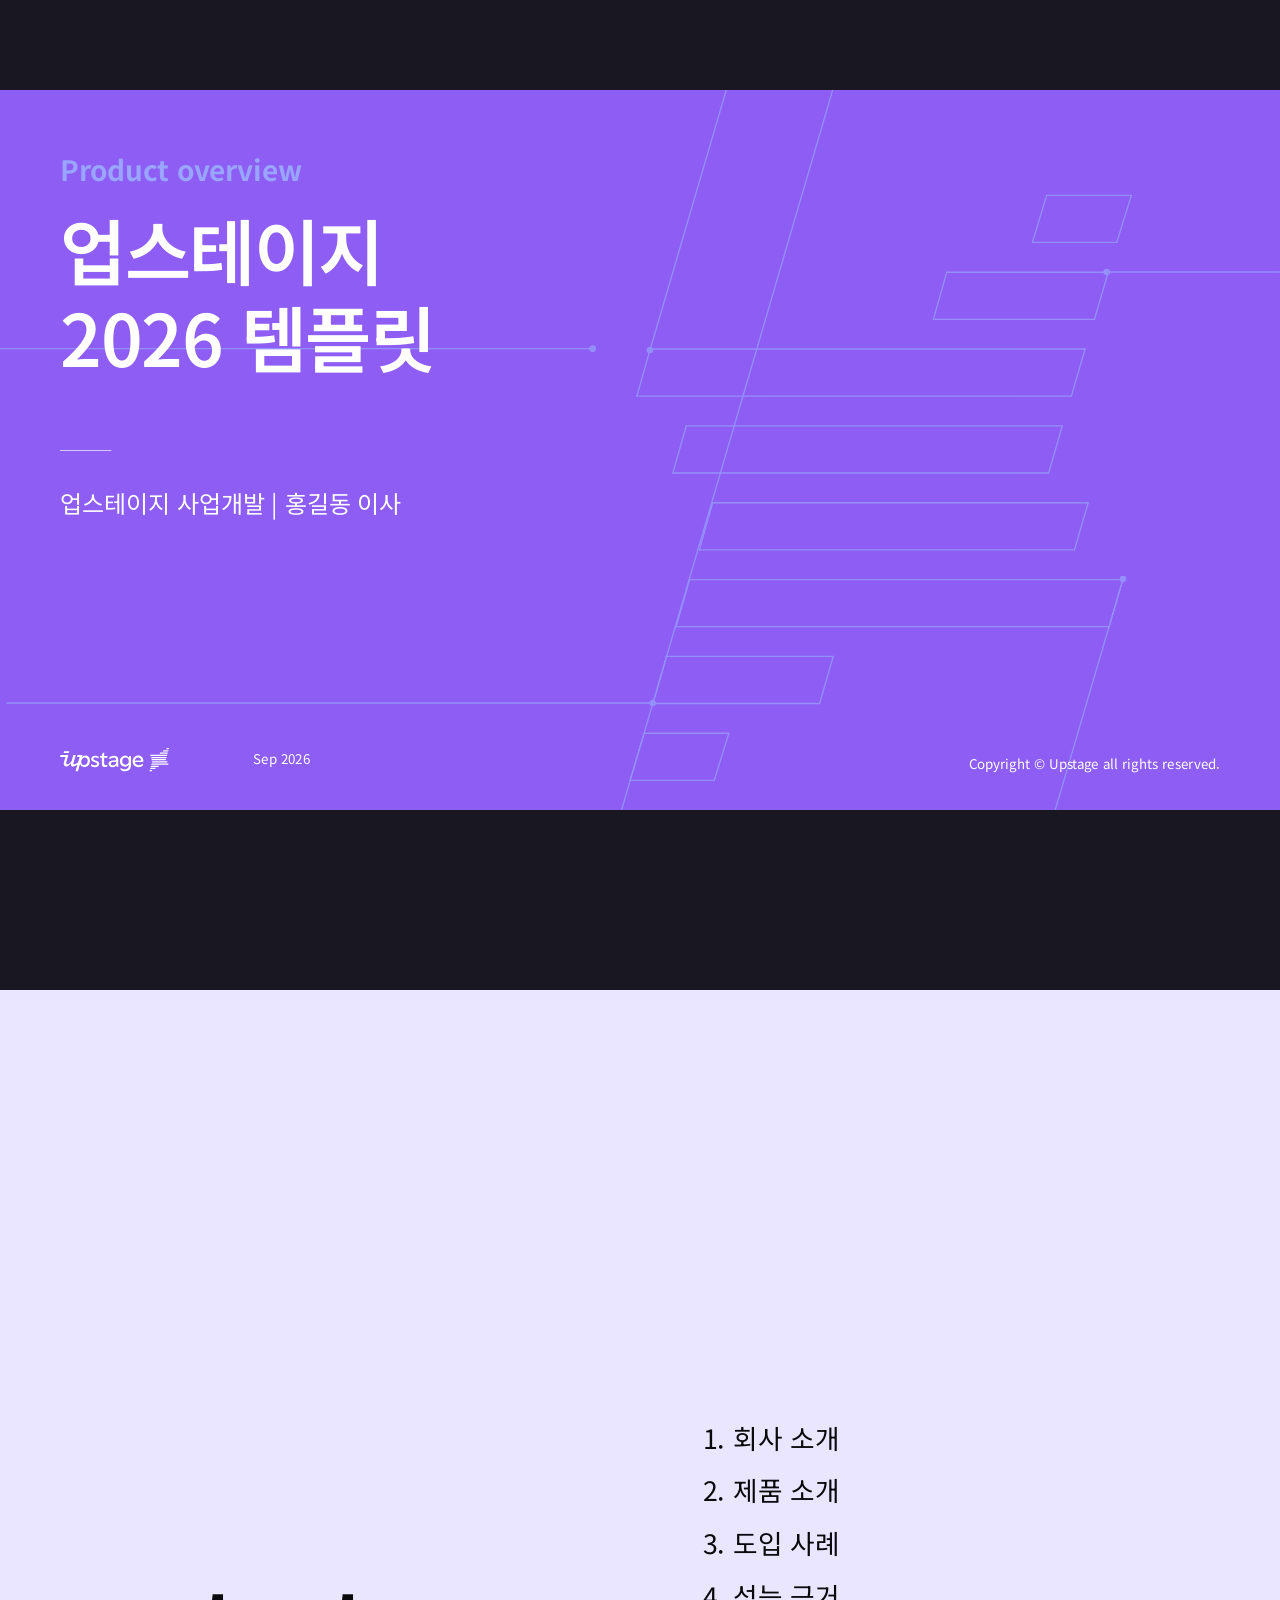
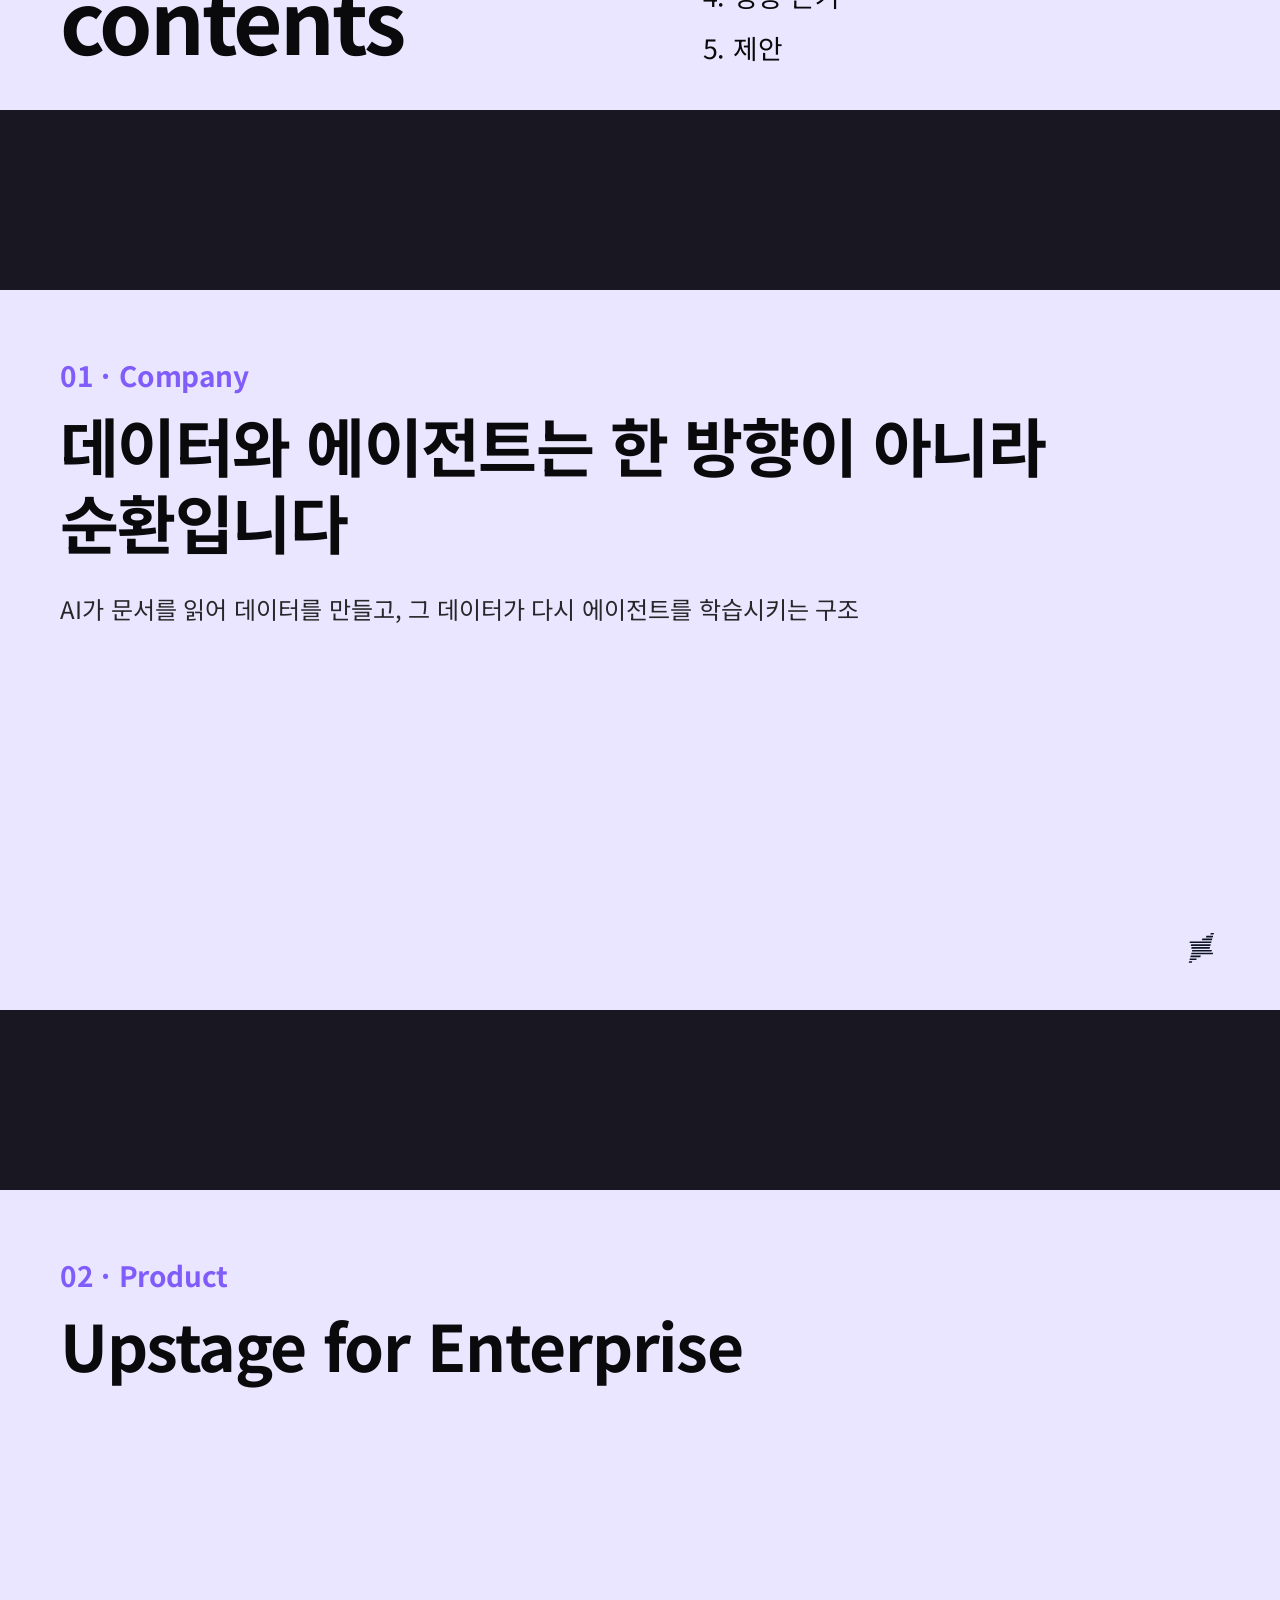
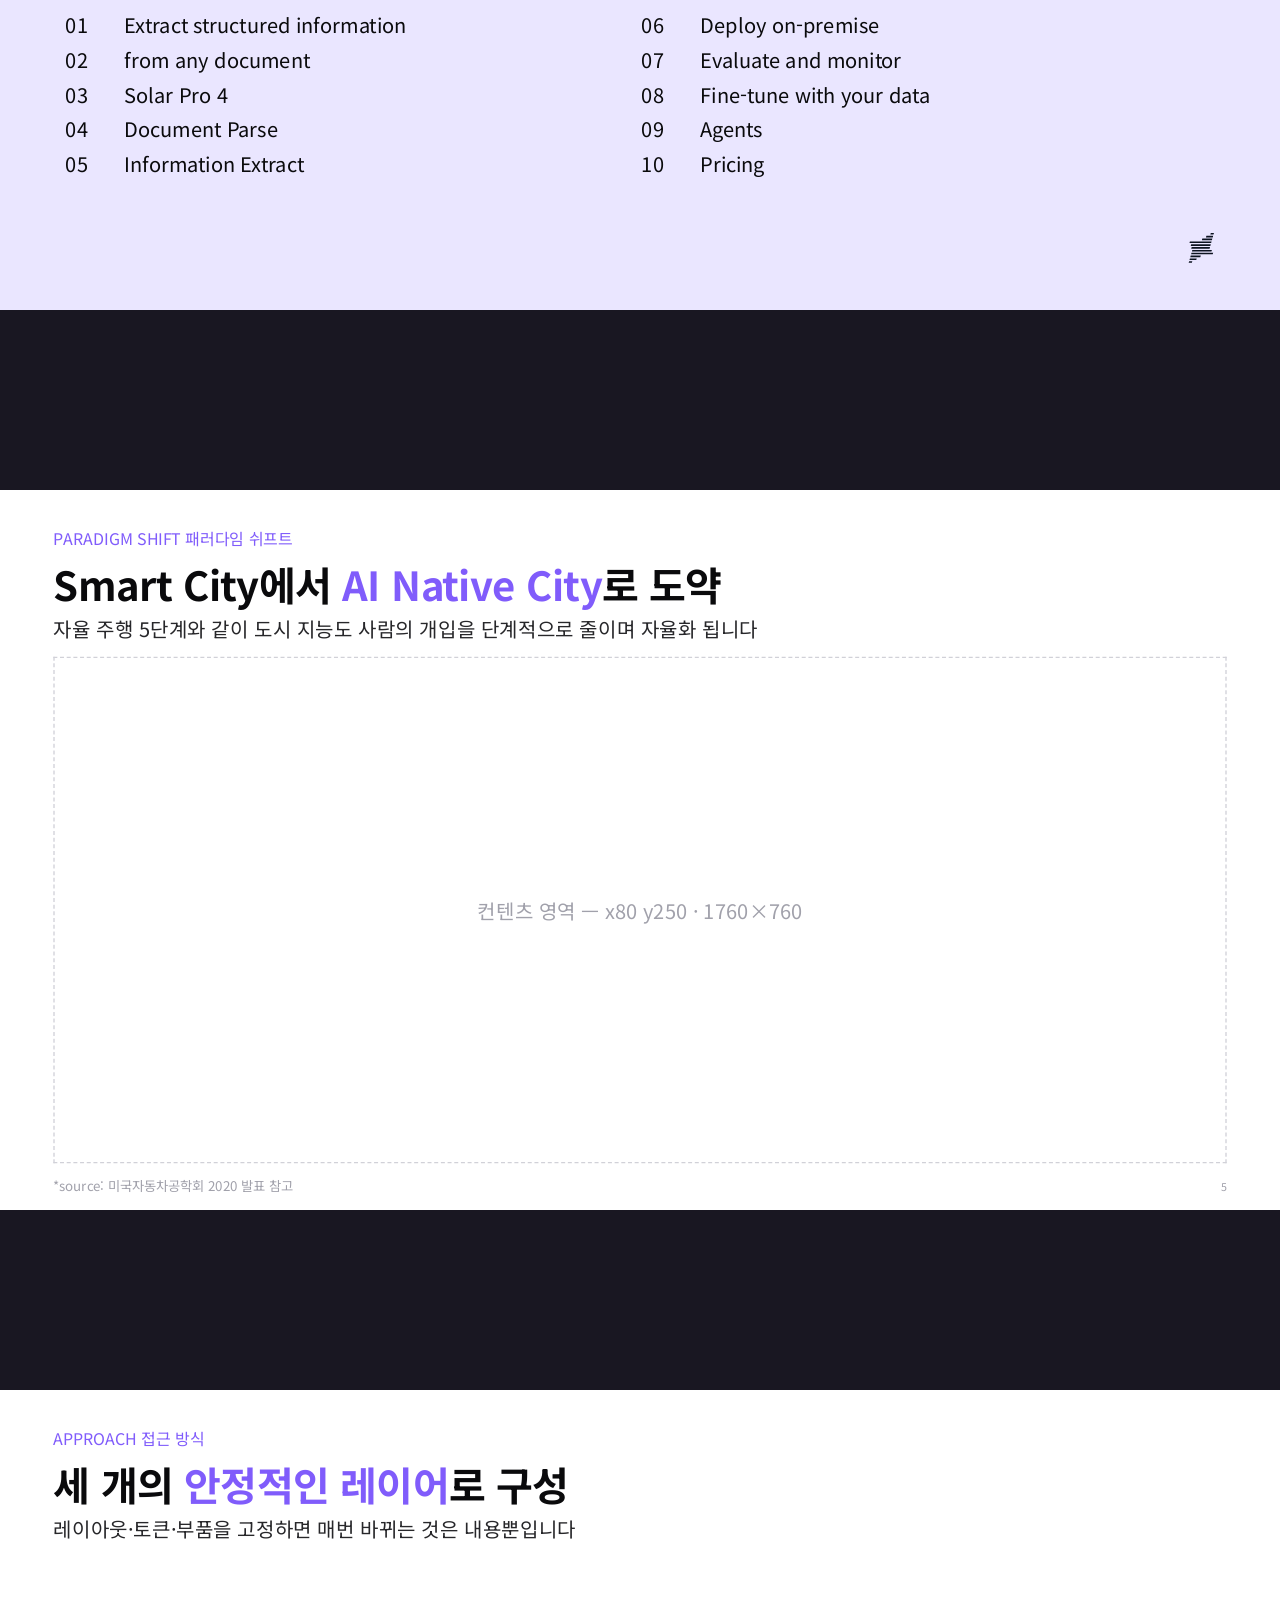
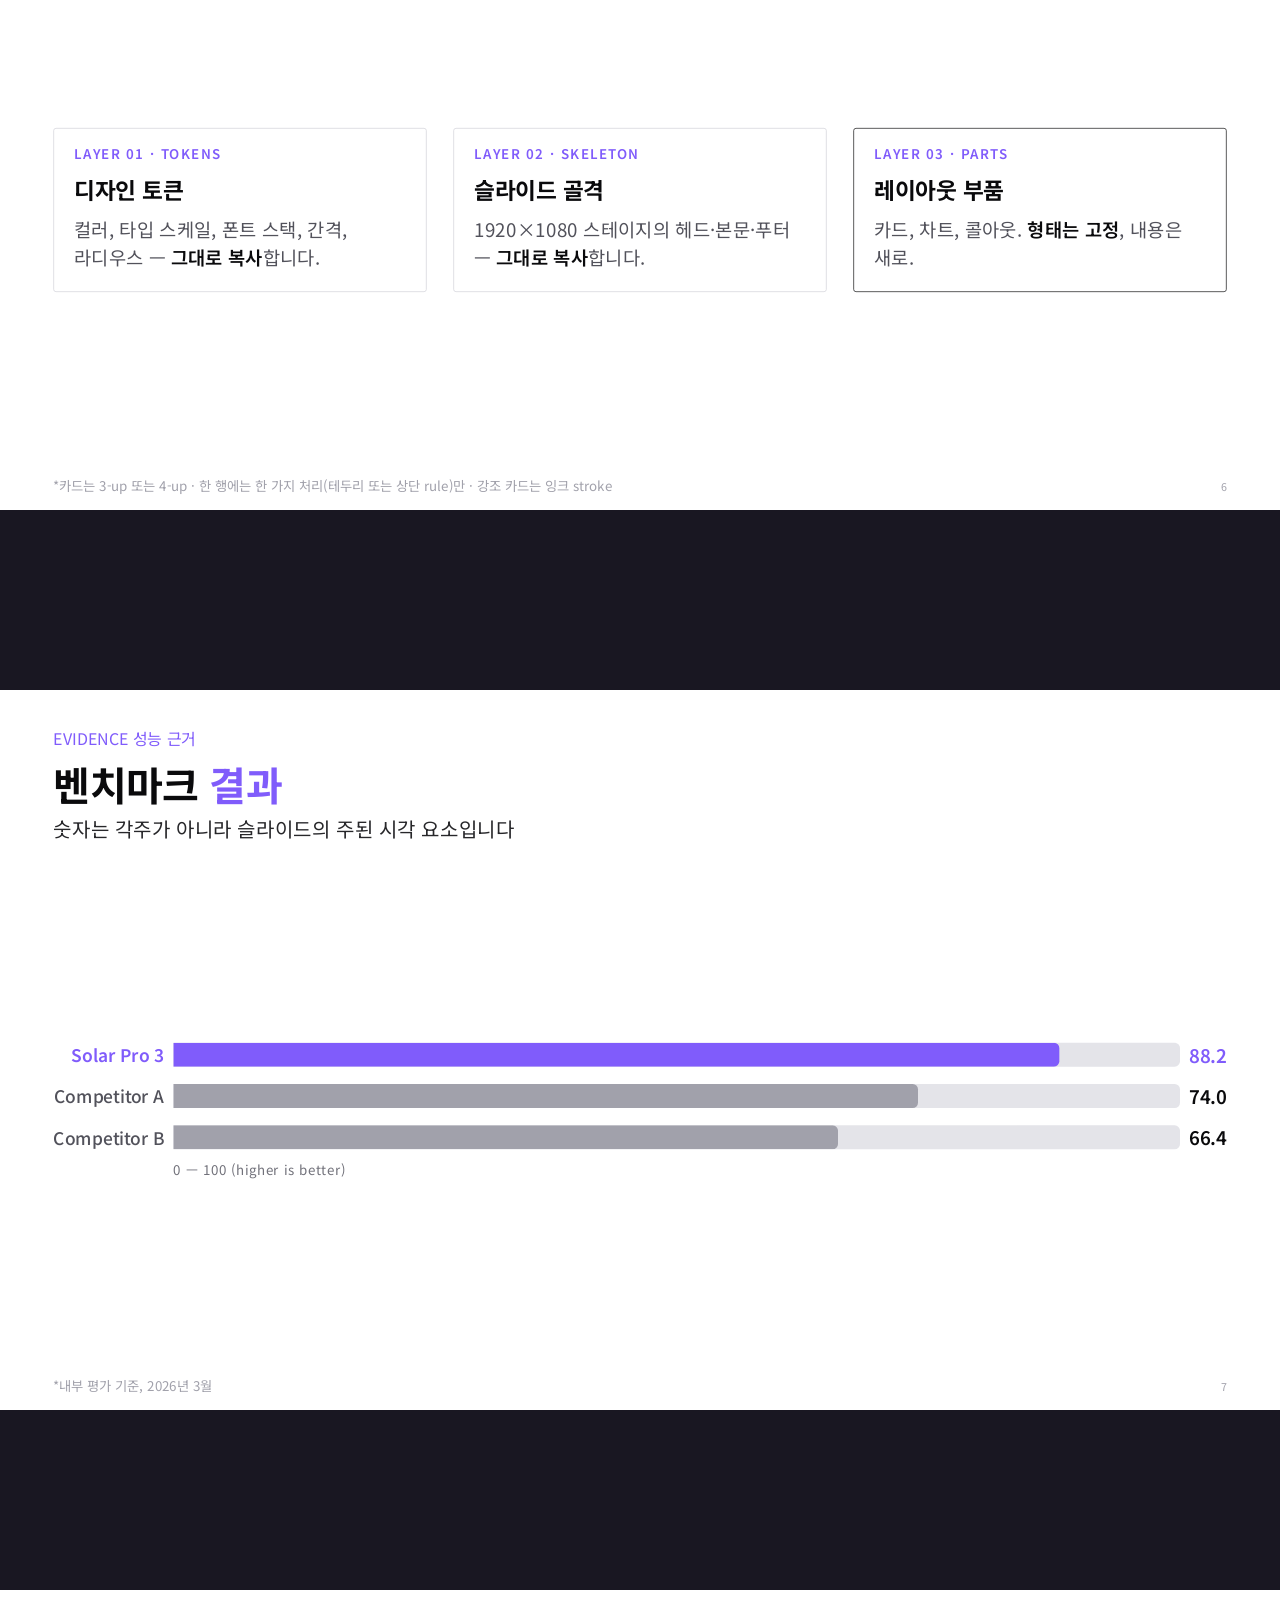
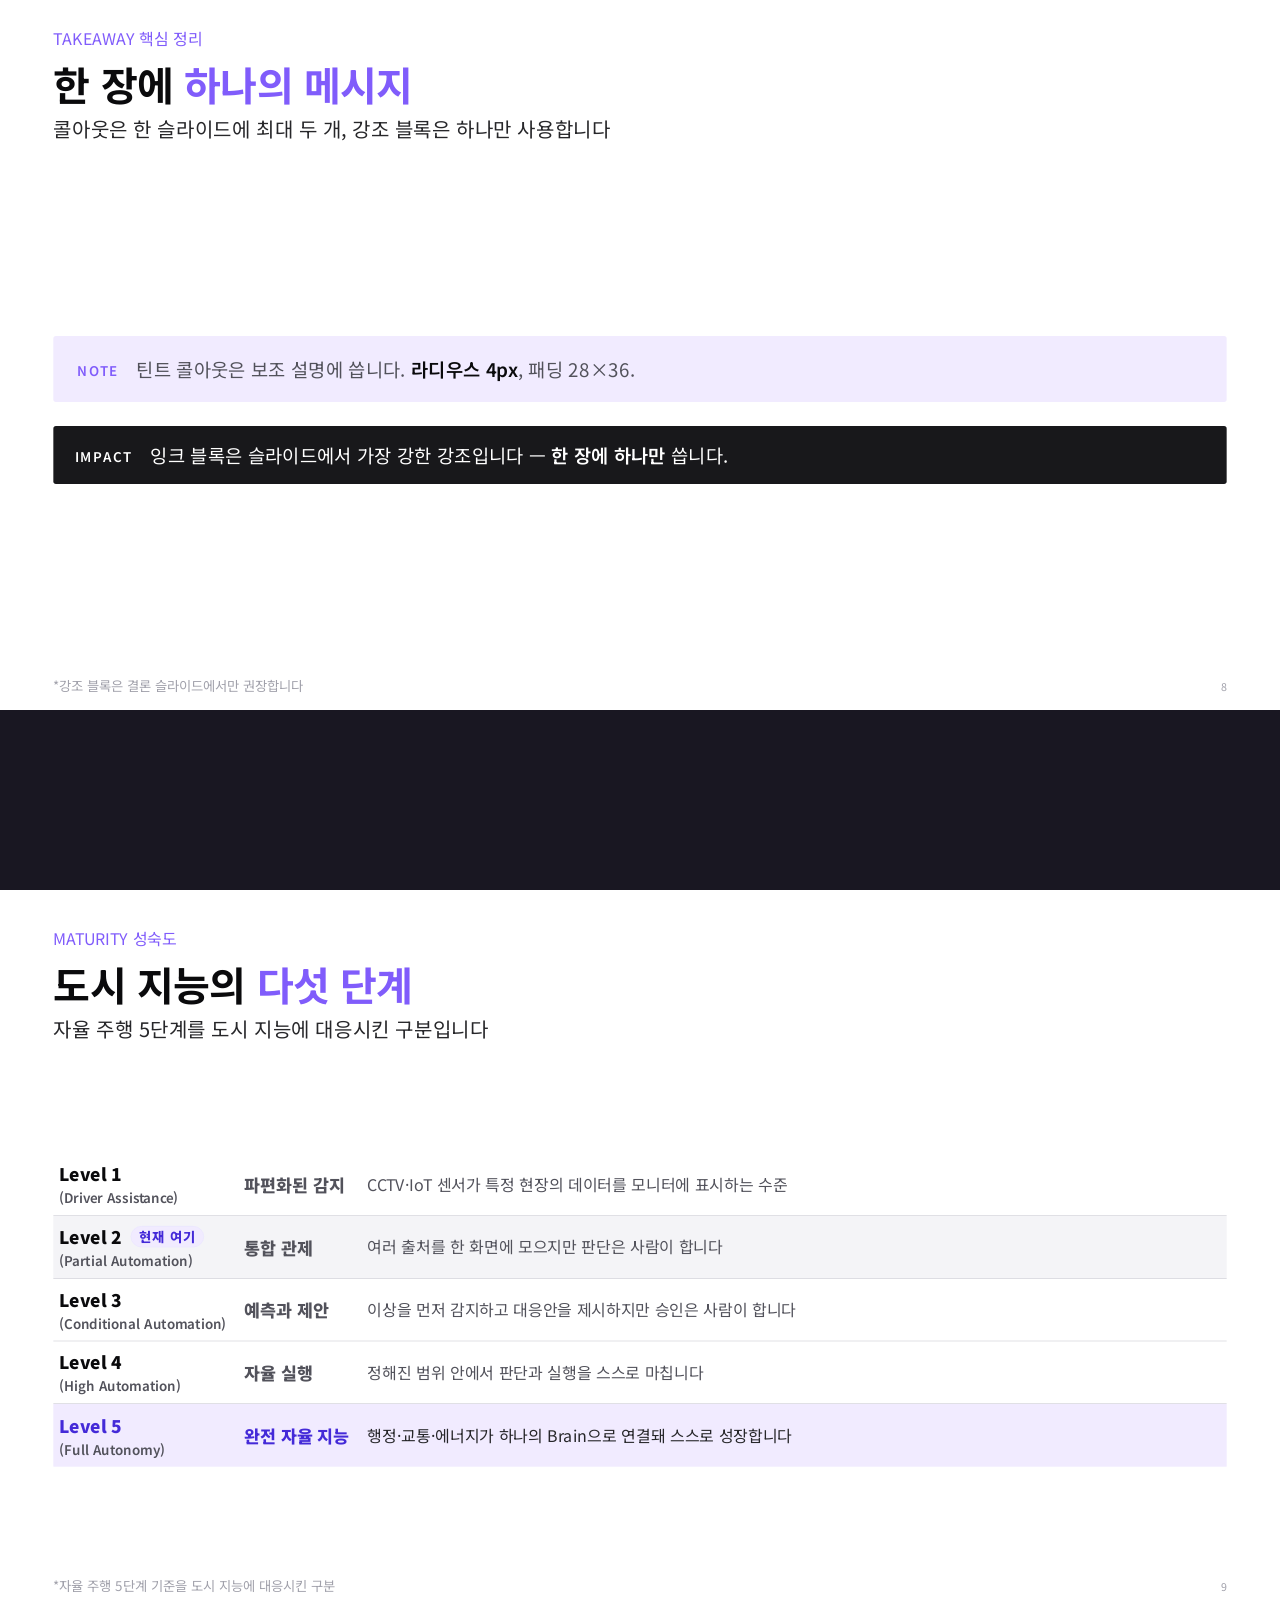
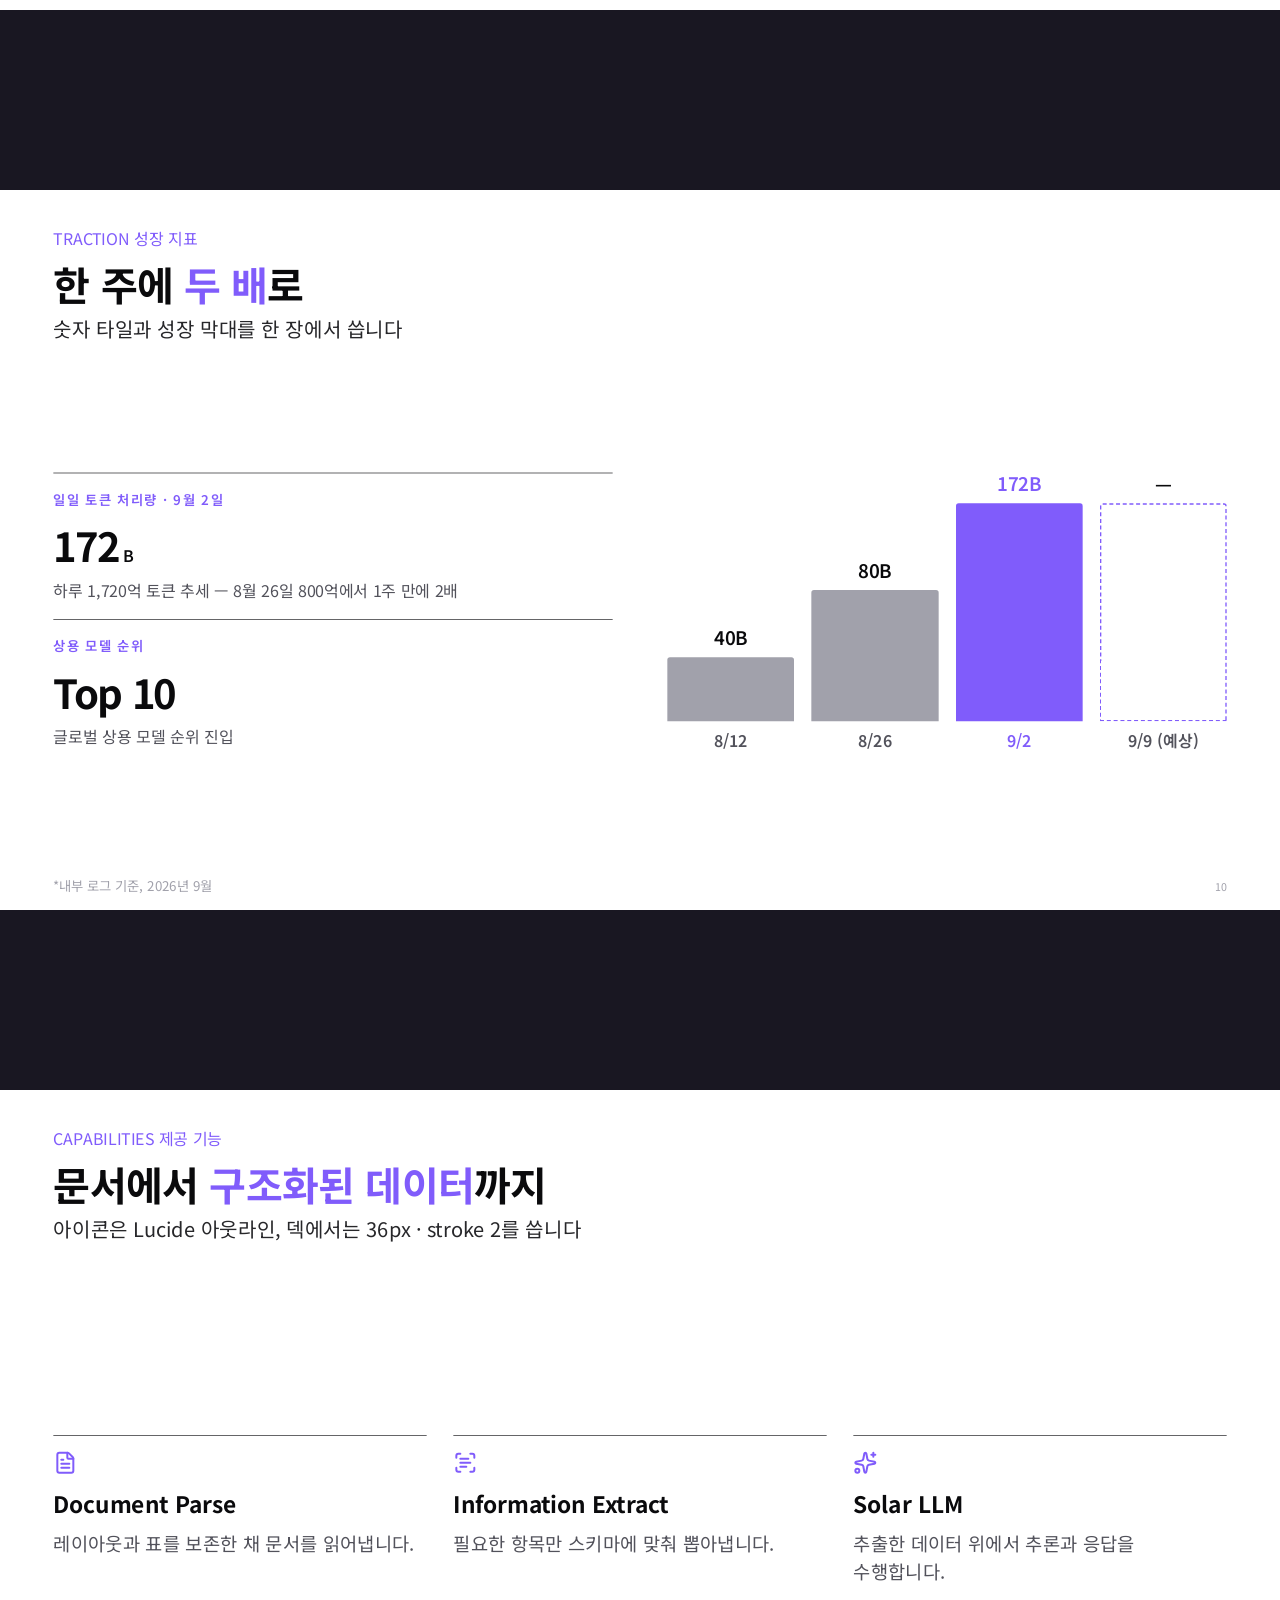
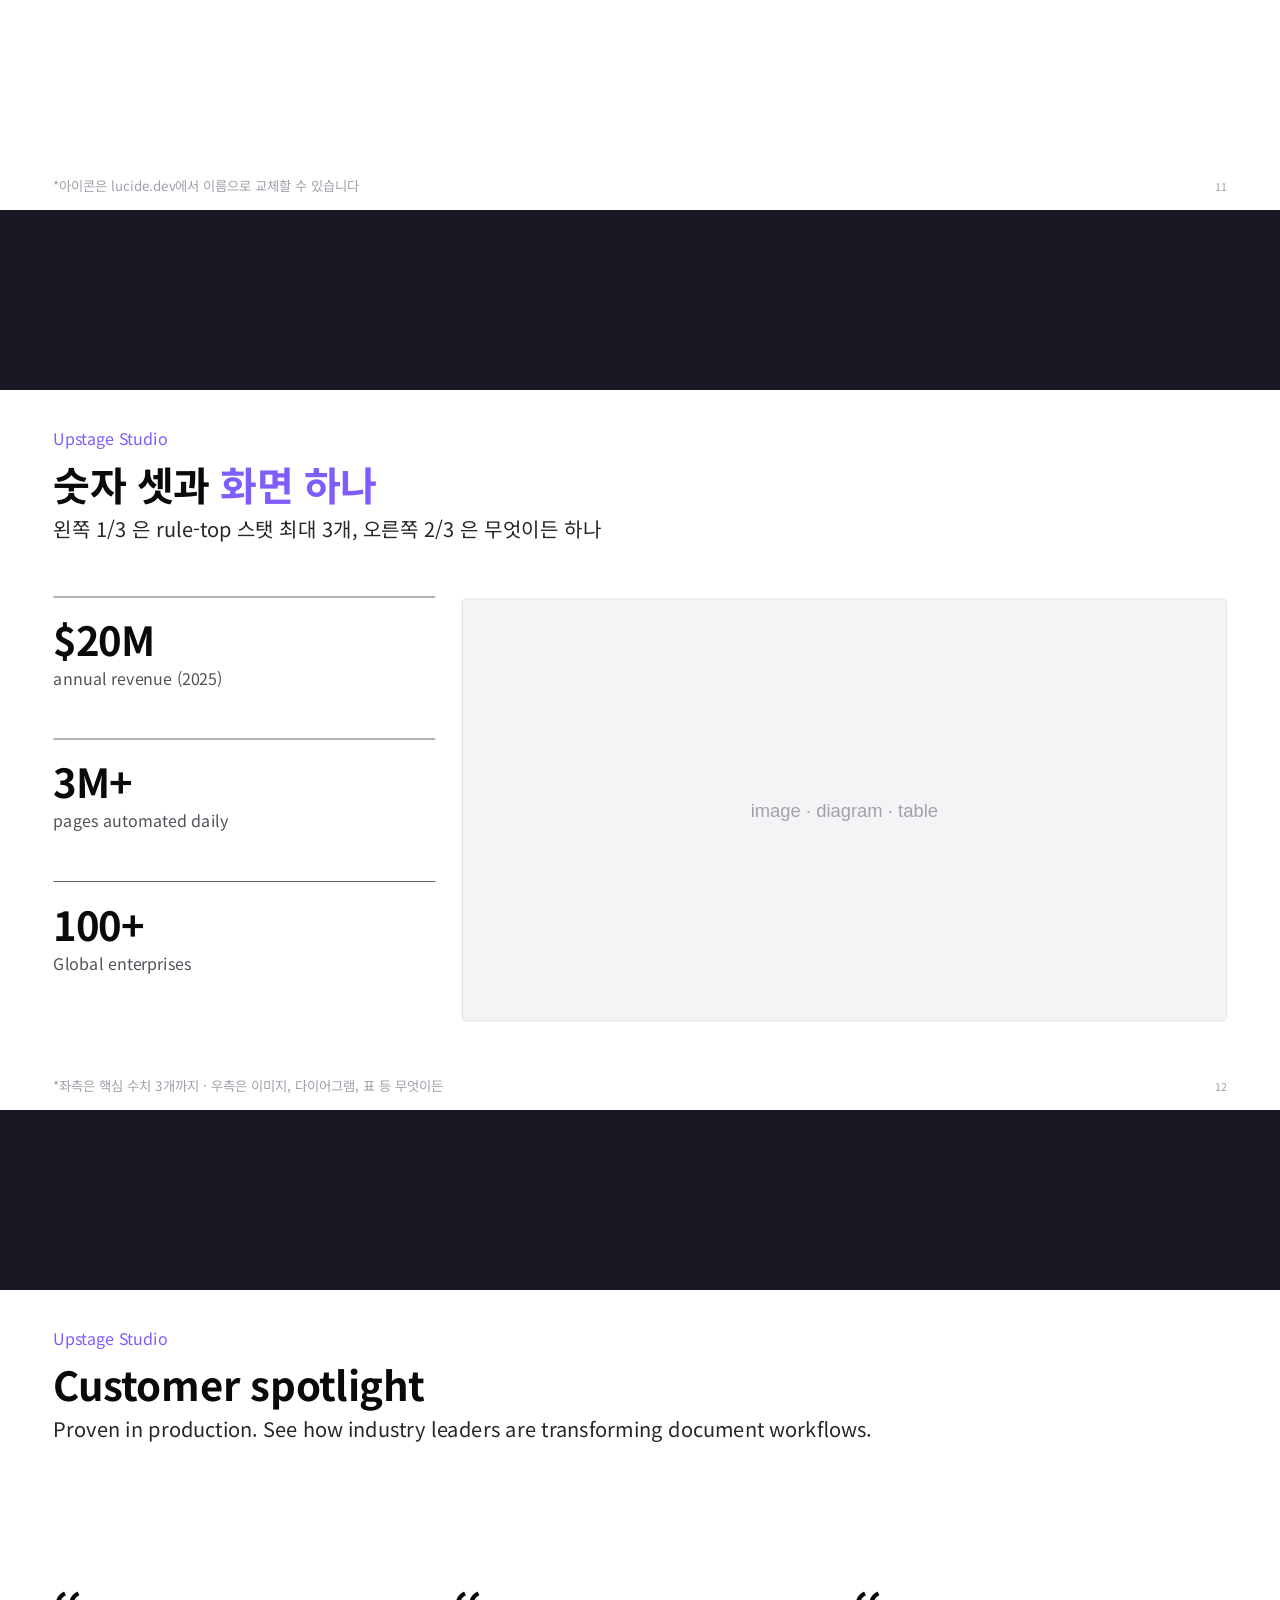
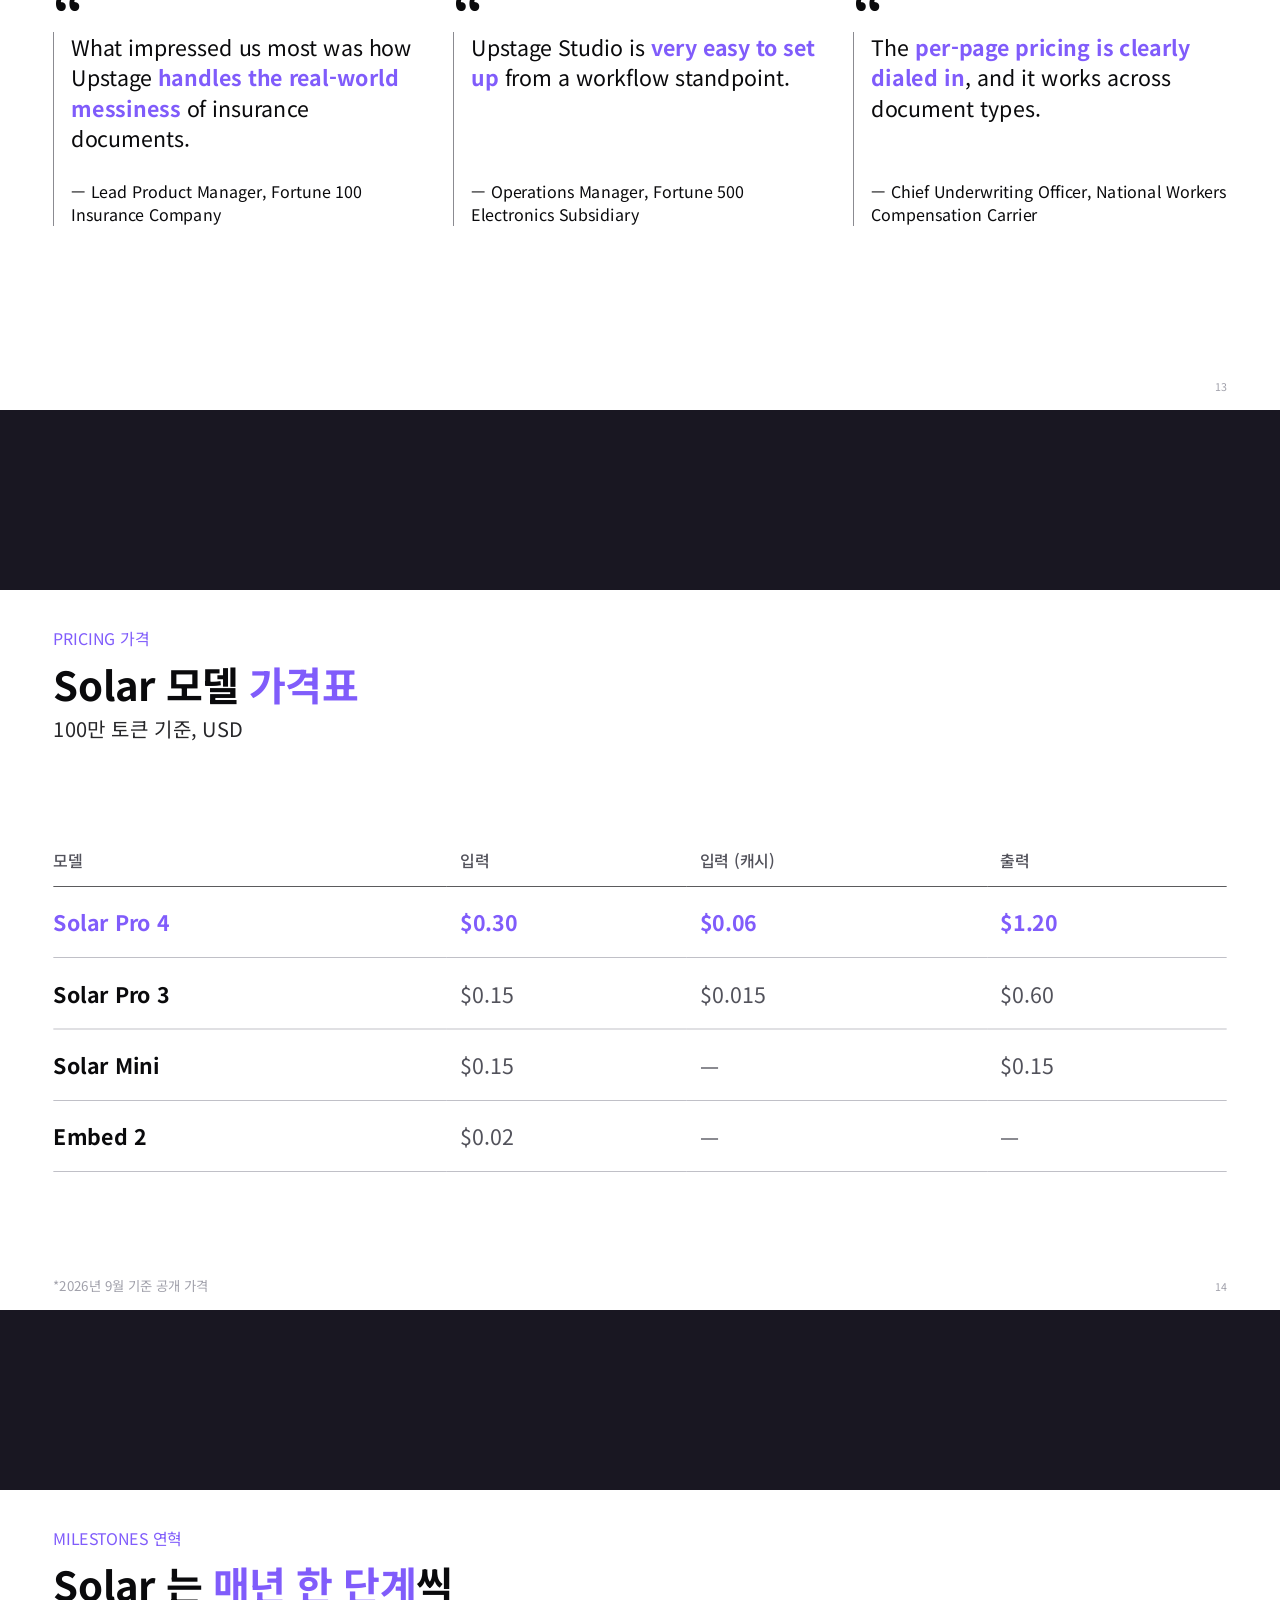
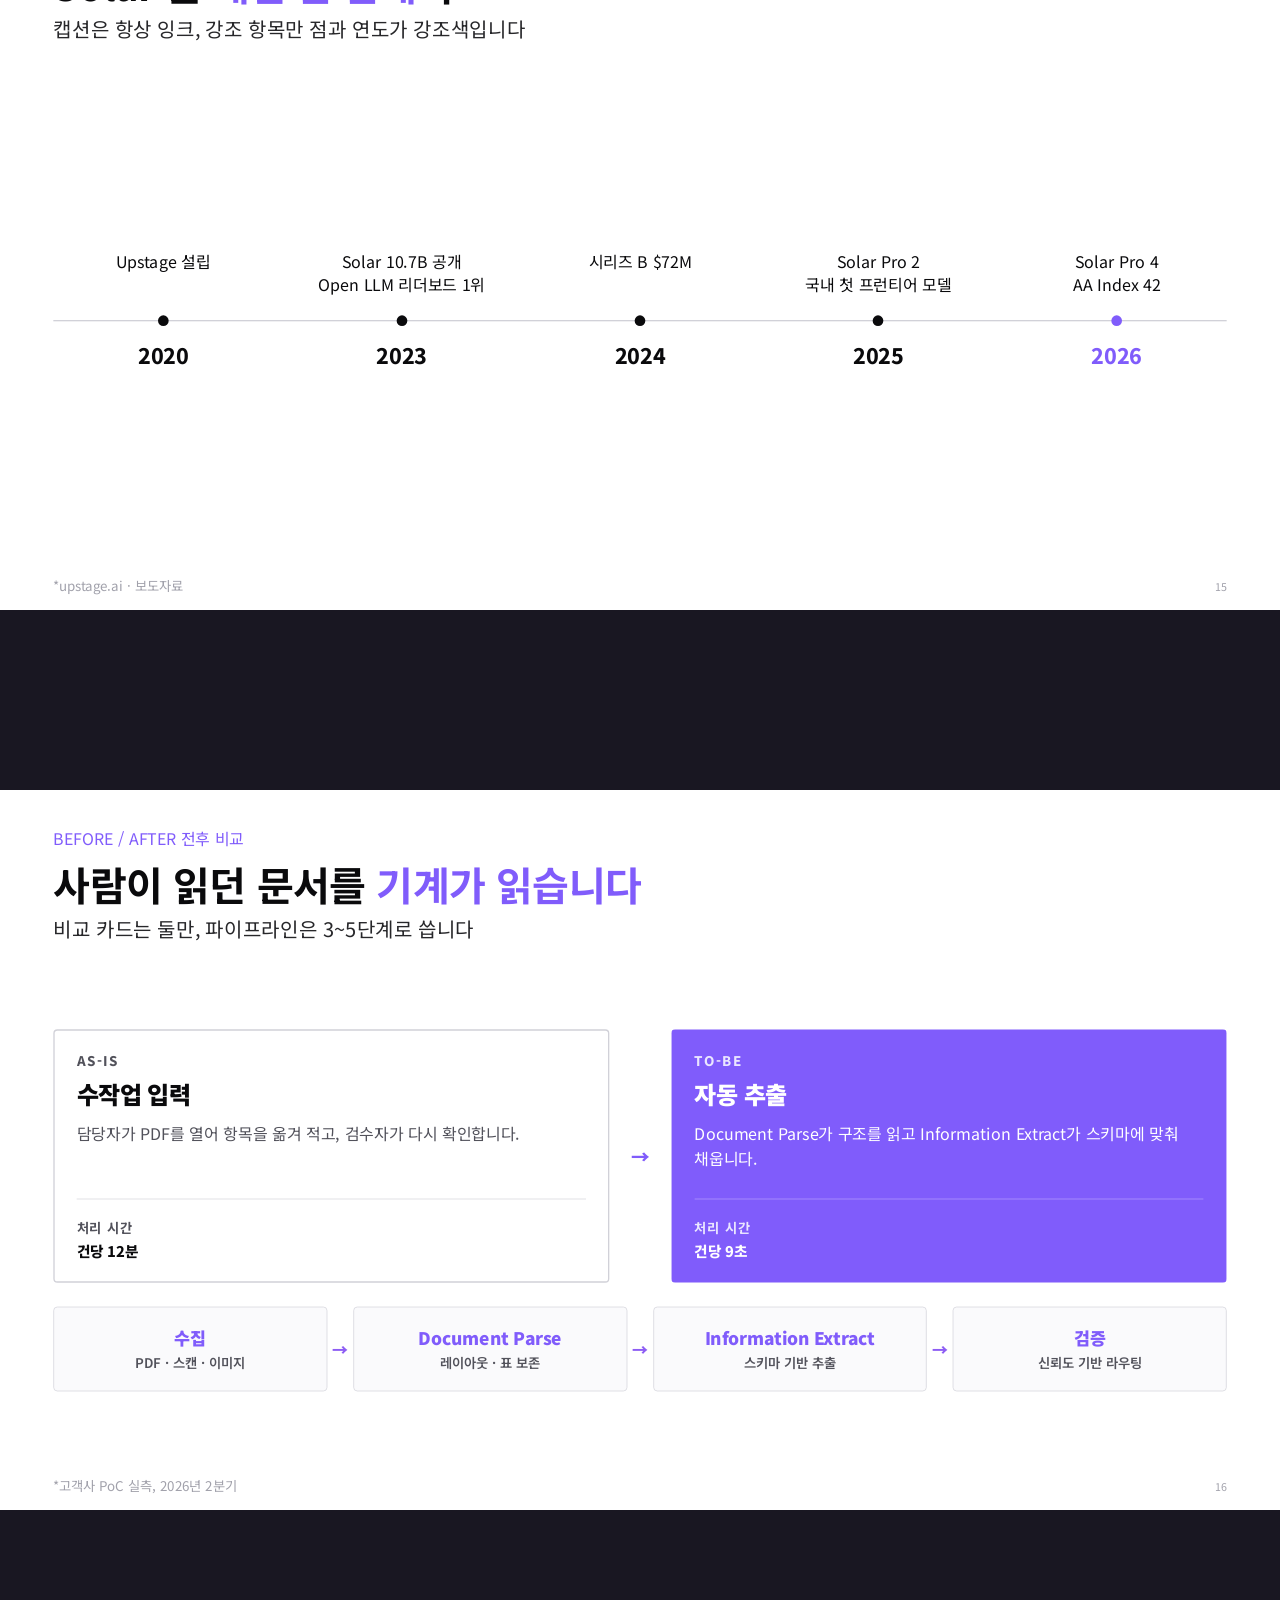
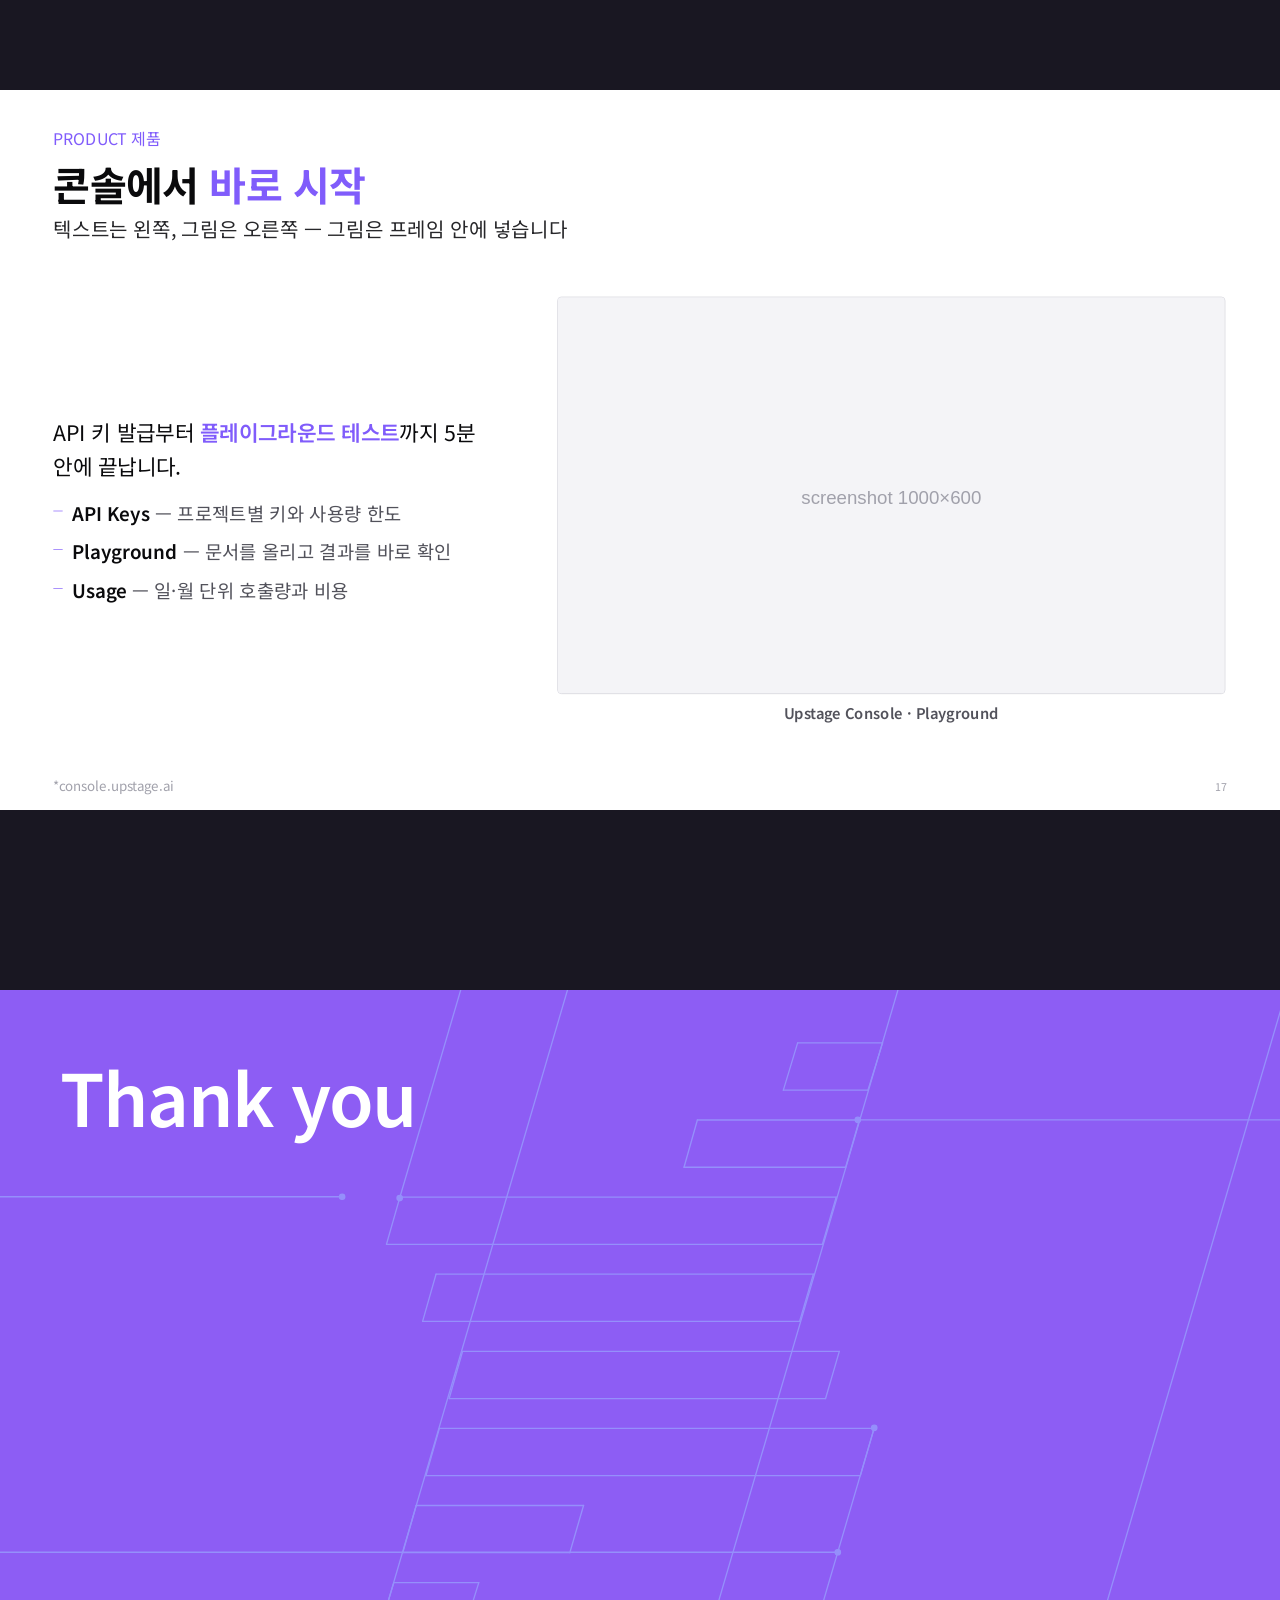
<file: decks/conference-purple-template/deck.purple.html>
<!DOCTYPE html>
<html data-theme="purple" lang="ko">
<head>
<meta charset="utf-8">
<title>Upstage 행사 발표 템플릿 (Purple)</title>
<!-- 덱 제목은 위 <title> 에. 테마는 <html data-theme="blue|dark|purple"> 로만 바꾼다. -->
<style>
/* ============================================================================
   upstage-deck.css — Upstage Deck (1920×1080)  ·  skill v2.1
   정본: Upstage Design System (Claude Design 프로젝트, 2026-09-11 3차 내보내기 · 09112)
         templates/{blue,dark,purple}-deck · tokens/deck.css · components/deck/*
         guidelines/deck_{grid,layout_rules,style_rules}.html
   이 파일은 정본의 값을 CSS 클래스로 옮긴 사본이다. 값을 바꾸려면 정본을 먼저 바꾸고
   scripts/sync-check.py 로 차이를 확인한 뒤 여기에 반영한다.
   레이아웃·타이포 = 1벌 (테마 무관) / 색 = [data-theme] 로만 바뀐다.
   덱 파일에서는 hex 를 쓰지 않는다. 색은 항상 var(--deck-*) 로만 참조한다.
   ============================================================================ */

/* ---------- 0. 팔레트 (테마별로 바뀌는 유일한 레이어) ----------
   각 값 옆 주석 = 정본 팔레트 토큰 (product.css --color-* / marketing.css) */
:root, [data-theme="blue"] {
  --deck-ground-cover: #99A5FF;        /* brand-300 · cover, ending */
  --deck-ground-mid: #C2CBFF;          /* brand-200 · contents, divider */
  --deck-ground-body: #FFFFFF;         /* neutral-0 */
  --deck-accent: #5B52FF;              /* brand-500 · eyebrow, emphasis, our bar, --primary */
  --deck-accent-cover: #5B52FF;        /* cover eyebrow */
  --deck-accent-soft: #99A5FF;         /* brand-300 · secondary strokes */
  --deck-text: #0A0A0C;                /* neutral-950 · ink */
  --deck-text-cover: #0A0A0C;          /* cover/ending title, byline, rule, footer */
  --deck-text-muted: #27272A;          /* neutral-800 · body sub, divider desc */
  --deck-text-subtle: #52525B;         /* neutral-600 · card + callout body, chart label */
  --deck-text-faint: #71717A;          /* neutral-500 · axis, captions */
  --deck-text-foot: #A1A1AB;           /* neutral-400 · footnote, placeholder */
  --deck-surface-tint: #F4F4F7;        /* neutral-100 · callout */
  --deck-rule: #D1D1D8;                /* neutral-300 · every stroke (200 dies on a projector) */
  --deck-rule-row: #A1A1AB;            /* neutral-400 · table row rules */
  --deck-rule-dark: #52525B;           /* neutral-600 · quote rule */
  --deck-track: #E4E4E9;               /* neutral-200 · bar-track FILL only */
  --deck-compare: #A1A1AB;             /* neutral-400 · competitor bars — never ink */
  --deck-featured-stroke: #0A0A0C;     /* featured card = ink border */
  --deck-impact-bg: #18181B;           /* neutral-900 · impact block */
  --deck-impact-text: #FFFFFF;
  --deck-line-art: #FFFFFF;            /* neutral-0 · cover/ending line-art */
  --deck-line-art-opacity: 0.45;
  --deck-card-bg: #FFFFFF;             /* neutral-0 · --card (deck components) */
  --deck-card-soft: #FAFAFC;           /* neutral-50 · --subtle */
  --deck-accent-tint: #EBF0FF;         /* brand-50 · --accent (pills, badges) */
  --deck-pill-border: #DBE2FF;         /* brand-100 */
  --deck-on-accent: #FFFFFF;           /* --primary-foreground */
  --deck-on-accent-dim: #C2CBFF;       /* brand-200 · label on accent fill */
  --deck-logo-lockup: url("[data-uri]");
  --deck-logo-lockup-cover: url("[data-uri]");
  --deck-logo-symbol: url("[data-uri]");
  --deck-pagenum: #A1A1AB;             /* neutral-400 · page number, all decks — never the accent */
  --deck-rule-top: #18181B;            /* neutral-900 · rule-top card / stat-line anchor */
  --deck-quote-rule: #52525B;          /* neutral-600 */
  --deck-ladder-rule: #D1D1D8;         /* neutral-300 · level-row hairline */
  --deck-cur-fill: #F4F4F7;            /* neutral-100 · level-row.cur */
  --deck-fill-hot: #5B52FF;            /* brand-500 · concept.hi / compare.now fill */
  --deck-on-fill: #FFFFFF;
  --deck-accent-fg: #3725AE;           /* brand-800 · --accent-foreground: text on accent tint (pills, badges, hot row) */
  --deck-on-fill-line: rgba(255,255,255,.55);
  --deck-diagram-connector: #99A5FF;  /* brand-300 · 연결선 */
  --deck-diagram-band: #C2CBFF;       /* brand-200 · 소프트 링·밴드 */
  --deck-diagram-fill: #EBF0FF;       /* brand-50 · 강조 면 */
}
[data-theme="dark"] {
  --deck-ground-cover: #0A0A0C;        /* neutral-950 */
  --deck-ground-mid: #0A0A0C;          /* neutral-950 · contents, divider (= cover) */
  --deck-ground-body: #191724;         /* indigo-tinted near-black · body ground (2026-09) */
  --deck-accent: #7578FF;              /* brand-400 — brand-500 은 다크에서 잠긴다 */
  --deck-accent-cover: #7578FF;
  --deck-accent-soft: #99A5FF;         /* brand-300 */
  --deck-text: #FAFAFC;                /* neutral-50 */
  --deck-text-cover: #FAFAFC;
  --deck-text-muted: #D1D1D8;          /* neutral-300 */
  --deck-text-subtle: #A1A1AB;         /* neutral-400 */
  --deck-text-faint: #A1A1AB;
  --deck-text-foot: #A1A1AB;
  --deck-surface-tint: #0A0A0C;        /* neutral-950 · callout on the #191724 body */
  --deck-rule: #71717A;                /* neutral-500 · --deck-stroke on dark (600 은 2.6:1) */
  --deck-rule-row: #52525B;            /* neutral-600 */
  --deck-rule-dark: #71717A;           /* neutral-500 */
  --deck-track: #27272A;               /* neutral-800 */
  --deck-compare: #D1D1D8;             /* neutral-300 */
  --deck-featured-stroke: #FAFAFC;     /* neutral-50 */
  --deck-impact-bg: #FAFAFC;           /* impact 는 밝게 반전 */
  --deck-impact-text: #0A0A0C;
  --deck-line-art: #8D5DF4;            /* purple-400 */
  --deck-line-art-opacity: 0.7;
  --deck-card-bg: #191724;             /* = body ground (bordered cards on dark) */
  --deck-card-soft: #18181B;           /* neutral-900 · --subtle */
  --deck-accent-tint: #322790;         /* brand-900 */
  --deck-pill-border: #3725AE;         /* brand-800 */
  --deck-on-accent: #FFFFFF;           /* white on brand-500 fill */
  --deck-on-accent-dim: #C2CBFF;       /* brand-200 · label on brand-500 fill */
  --deck-logo-lockup: url("[data-uri]");
  --deck-logo-lockup-cover: url("[data-uri]");
  --deck-logo-symbol: url("[data-uri]");
  --deck-pagenum: #A1A1AB;
  --deck-rule-top: #D1D1D8;            /* neutral-300 on dark */
  --deck-quote-rule: #FFFFFF;          /* neutral-0 on dark */
  --deck-ladder-rule: #71717A;         /* neutral-500 */
  --deck-cur-fill: #0A0A0C;            /* neutral-950 · black current row on #191724 */
  --deck-fill-hot: #5B52FF;            /* brand-500 (400 은 흰 글자 3.6:1) */
  --deck-on-fill: #FFFFFF;
  --deck-accent-fg: #DBE2FF;           /* brand-100 */
  --deck-on-fill-line: rgba(255,255,255,.55);
  --deck-diagram-connector: #99A5FF;  /* brand-300 · 연결선 */
  --deck-diagram-band: #5B52FF;       /* brand-500 · 소프트 링·밴드 (800 은 다크 바탕 1.7:1) */
  --deck-diagram-fill: #322790;       /* brand-900 · 강조 면 */
}
[data-theme="purple"] {
  --deck-ground-cover: #8D5DF4;        /* purple-400 */
  --deck-ground-mid: #EAE6FF;          /* purple-100 (= marketing --hero-bg) */
  --deck-ground-body: #FFFFFF;
  --deck-accent: #805CFB;              /* ups-purple (marketing) */
  --deck-accent-cover: #99A5FF;        /* brand-300 · 보라 바탕 위 파란 eyebrow (라인아트와 같은 색) */
  --deck-accent-soft: #8D5DF4;         /* purple-400 · page number */
  --deck-text: #0A0A0C;
  --deck-text-cover: #FFFFFF;          /* cover/ending 은 흰 잉크 */
  --deck-text-muted: #27272A;
  --deck-text-subtle: #52525B;
  --deck-text-faint: #71717A;
  --deck-text-foot: #A1A1AB;
  --deck-surface-tint: #F1EBFF;        /* purple-50 */
  --deck-rule: #D1D1D8;
  --deck-rule-row: #A1A1AB;
  --deck-rule-dark: #52525B;
  --deck-track: #E4E4E9;
  --deck-compare: #A1A1AB;
  --deck-featured-stroke: #0A0A0C;
  --deck-impact-bg: #18181B;
  --deck-impact-text: #FFFFFF;
  --deck-line-art: #99A5FF;            /* brand-300 · 보라 바탕 위 파란 라인아트 */
  --deck-line-art-opacity: 0.7;
  --deck-card-bg: #FFFFFF;
  --deck-card-soft: #FAFAFC;
  --deck-accent-tint: #F1EBFF;         /* purple-50 */
  --deck-pill-border: #EAE6FF;         /* purple-100 */
  --deck-on-accent: #FFFFFF;
  --deck-on-accent-dim: #EAE6FF;
  --deck-logo-lockup: url("[data-uri]");        /* body 는 검정 */
  --deck-logo-lockup-cover: url("[data-uri]");  /* cover/ending 은 흰색 */
  --deck-logo-symbol: url("[data-uri]");
  --deck-pagenum: #A1A1AB;
  --deck-rule-top: #18181B;
  --deck-quote-rule: #52525B;
  --deck-ladder-rule: #D1D1D8;
  --deck-cur-fill: #F4F4F7;
  --deck-fill-hot: #805CFB;            /* .purple --primary */
  --deck-on-fill: #FFFFFF;
  --deck-accent-fg: #442AD8;           /* .purple --accent-foreground */
  --deck-on-fill-line: rgba(255,255,255,.55);
  --deck-diagram-connector: #8D5DF4;  /* purple-400 · 연결선 */
  --deck-diagram-band: #EAE6FF;       /* purple-100 · 소프트 링·밴드 */
  --deck-diagram-fill: #F1EBFF;       /* purple-50 · 강조 면 */
}

/* ---------- 1. 스테이지 ---------- */
:root {
  --deck-font: "Noto Sans KR", "Noto Sans CJK KR", -apple-system, "Apple SD Gothic Neo", "Segoe UI", Roboto, "Malgun Gothic", sans-serif;
  --deck-w: 1920px; --deck-h: 1080px;
  --deck-gutter: 40px;      /* 3–4 col */
  --deck-gutter-2: 82px;    /* 2 col */
  --deck-gutter-5: 32px; --deck-gutter-6: 26px; --deck-gutter-8: 20px;
  --deck-gap-card: 27px;    /* deck components grid gap */
  --deck-gap-row: 18px;
  --deck-radius: 4px;       /* cards, callouts, charts */
  --deck-radius-component: 6px;    /* deck components (key/concept/compare/case/pipeline/example/screen) — 12 → 6 (2026-09) */
  /* 다이어그램 기하 — 정본 tokens/deck.css §DIAGRAMS (2026-09-11 내보내기) */
  --deck-diagram-stroke: 2px;            /* 연결선 */
  --deck-diagram-stroke-strong: 3px;     /* 강조 흐름 */
  --deck-diagram-dash: 6 5;              /* 궤도·암시 관계 */
  --deck-diagram-node-pitch: 72px;       /* 세로로 쌓는 소스 노드 간격 */
  --deck-diagram-r-hub: 110px;           /* 허브·순환 원 */
  --deck-diagram-r-satellite: 76px;      /* 위성 — 항상 정원 */
  --deck-diagram-r-orbit: 236px;
  --deck-diagram-r-flywheel: 95px;
  --deck-diagram-text-node: 24px;        /* 24–36, 700 */
  --deck-diagram-text-node-max: 36px;
  --deck-diagram-text-sub: 18px;         /* 18–20, 500 */
}
*, *::before, *::after { box-sizing: border-box; }
html, body { margin: 0; background: #191722; }
body { font-family: var(--deck-font); -webkit-font-smoothing: antialiased; }
.deck { display: block; }
.deck > section { height: 100vh; position: relative; overflow: hidden; }
.slide {
  position: absolute; left: 50%; top: 50%;
  width: var(--deck-w); height: var(--deck-h);
  transform: translate(-50%, -50%) scale(var(--deck-scale, 1));
  transform-origin: center; overflow: hidden;
  background: var(--deck-ground-body); color: var(--deck-text);
  font-family: var(--deck-font);
}
.slide, .slide * { word-break: keep-all; overflow-wrap: break-word; }
.slide h1, .slide h2, .slide h3, .slide h4, .slide p, .slide ul, .slide ol, .slide figure, .slide blockquote { margin: 0; padding: 0; }
.slide ul, .slide ol { list-style: none; }
.slide b, .slide strong { font-weight: 600; }
.slide em, .slide i { font-style: normal; }   /* 기울임 금지 — 강조는 굵기로 */
.slide img { display: block; }

@media print {
  @page { size: 1920px 1080px; margin: 0; }
  html, body { background: #fff; }
  .deck > section { height: 1080px; width: 1920px; break-after: page; page-break-after: always; overflow: hidden; }
  .slide { transform: none; left: 0; top: 0; }
  .deck-lines .tp, .deck-lines .tpd { animation: none !important; }
}

/* ---------- 2. 바탕 슬라이드 (cover · contents · divider · ending) ---------- */
.slide.cover, .slide.ending { background: var(--deck-ground-cover); color: var(--deck-text-cover); }
.slide.contents, .slide.divider { background: var(--deck-ground-mid); }

/* 라인아트: svg.deck-lines 인라인. 색은 currentColor. */
.deck-lines { position: absolute; left: 0; top: 0; width: 1920px; height: 1080px; color: var(--deck-line-art); }
.deck-lines > g { opacity: var(--deck-line-art-opacity); }
.deck-lines .tp { stroke-dasharray: 1 1; stroke-dashoffset: 0; animation: deck-trim 5s cubic-bezier(.7,0,.2,1) infinite; }
.deck-lines .tpd { animation: deck-dot 5s cubic-bezier(.7,0,.2,1) infinite; }
@keyframes deck-trim { 0%,40% { stroke-dashoffset: 0 } 58%,66% { stroke-dashoffset: 1 } 84%,100% { stroke-dashoffset: 2 } }
@keyframes deck-dot { 0%,44% { opacity: 1 } 52%,74% { opacity: 0 } 80%,100% { opacity: 1 } }
@media (prefers-reduced-motion: reduce) { .deck-lines .tp, .deck-lines .tpd { animation: none; } }

/* cover — eyebrow 42 y97 / title 108 y174 / rule y540 / byline 36 y601 */
.cover .eyebrow   { position: absolute; left: 90px; top: 97px;  font-size: 42px; line-height: 1; font-weight: 700; color: var(--deck-accent-cover); white-space: nowrap; }
.cover .title     { position: absolute; left: 90px; top: 174px; width: 1500px; font-size: 108px; line-height: 1.2; font-weight: 600; letter-spacing: -0.02em; color: var(--deck-text-cover); }
.cover .rule      { position: absolute; left: 90px; top: 540px; width: 77px; height: 1px; background: var(--deck-text-cover); }
.cover .byline    { position: absolute; left: 90px; top: 601px; font-size: 36px; line-height: 1; font-weight: 400; color: var(--deck-text-cover); white-space: nowrap; }
/* ending — title 108 y105 */
.ending .title    { position: absolute; left: 90px; top: 105px; font-size: 108px; line-height: 1; font-weight: 600; letter-spacing: -0.02em; color: var(--deck-text-cover); }
/* footer (cover · ending): lockup 164 wide x90 y978 · date x380 · copyright right 90 */
.cover .lockup, .ending .lockup { position: absolute; left: 90px; top: 978px; width: 164px; height: 53px; background: var(--deck-logo-lockup-cover) left top / 164px auto no-repeat; }
.date   { position: absolute; left: 380px; top: 993px; font-size: 20px; line-height: 1; font-weight: 400; color: var(--deck-text-cover); white-space: nowrap; }
.copy   { position: absolute; right: 90px; top: 1000px; font-size: 20px; line-height: 1; font-weight: 400; color: var(--deck-text-cover); white-space: nowrap; }

/* contents — 128px word baseline y987 · index bottom-anchored 73 */
.contents .word  { position: absolute; left: 90px; top: 879px; font-size: 128px; line-height: 1; font-weight: 700; letter-spacing: -0.03em; color: var(--deck-text); }
.contents .index { position: absolute; left: 1054px; bottom: 73px; display: grid; grid-template-columns: 46px auto; row-gap: 39px; font-size: 40px; line-height: 40px; font-weight: 400; color: var(--deck-text); }

/* divider — eyebrow 42 y106 · title 96/1.1 y174 (2줄 허용) · desc 36 flows 49px below · symbol 69 tall bottom-right */
.divider .eyebrow { position: absolute; left: 90px; top: 106px; font-size: 42px; line-height: 1; font-weight: 700; color: var(--deck-accent); white-space: nowrap; }
.divider .head    { position: absolute; left: 90px; top: 174px; width: 1500px; display: flex; flex-direction: column; gap: 49px; }
.divider .title   { font-size: 96px; line-height: 1.2; font-weight: 700; letter-spacing: -0.02em; color: var(--deck-text); }
.divider .desc    { width: 1200px; font-size: 36px; line-height: 1.4; font-weight: 400; color: var(--deck-text-muted); }
.divider .index   { position: absolute; left: 98px; top: 637px; display: grid; grid-template-columns: 88px 776px 88px 490px; row-gap: 22px; font-size: 30px; line-height: 30px; font-weight: 400; color: var(--deck-text); }
.symbol { position: absolute; right: 90px; bottom: 59px; width: 58px; height: 69px; background: var(--deck-logo-symbol) center / contain no-repeat; }

/* ---------- 3. 본문 슬라이드 (body) ---------- */
/* head: eyebrow 24/400 y61 · title 60 y110 · sub 30 y193 — x80, 폭 1760 */
.body .eyebrow { position: absolute; left: 80px; top: 61px;  font-size: 24px; line-height: 1; font-weight: 400; color: var(--deck-accent); white-space: nowrap; }
.body .title   { position: absolute; left: 80px; top: 110px; width: 1760px; font-size: 60px; line-height: 1; font-weight: 700; letter-spacing: -0.01em; color: var(--deck-text); white-space: nowrap; }
.body .title .hl { color: var(--deck-accent); }
.body .sub     { position: absolute; left: 80px; top: 193px; width: 1760px; font-size: 30px; line-height: 1; font-weight: 400; color: var(--deck-text-muted); white-space: nowrap; }
/* content well — 단 하나의 기하: x80 y250 1760×760, 세로 패딩 60 만. 가로 패딩 금지. */
.well { position: absolute; left: 80px; top: 250px; width: 1760px; height: 760px; padding: 60px 0; display: flex; flex-direction: column; justify-content: center; gap: 36px; }
.well.placeholder { padding: 0; border: 2px dashed var(--deck-rule); align-items: center; font-size: 30px; color: var(--deck-text-foot); }
/* 그림·다이어그램 단독: well 정중앙 */
.well.center { align-items: center; }
.well.center > img, .well.center > svg { max-width: 100%; max-height: 100%; }
/* foot: footnote 20 y1034 · page 16 y1036 */
.body .foot { position: absolute; left: 80px; top: 1034px; font-size: 20px; line-height: 1; font-weight: 400; color: var(--deck-text-foot); white-space: nowrap; }
.body .page { position: absolute; right: 80px; top: 1036px; font-size: 16px; line-height: 1; font-weight: 400; color: var(--deck-pagenum); white-space: nowrap; }

/* ---------- 4. 본문 부품 (템플릿 고유) ---------- */
/* 4.1 cards — 3-up / 4-up, gutter 40. 기본 = 테두리 카드(1.5px neutral-300, radius 4, pad 22/30/30, 같은 높이).
        .cards.ruled = 상단 rule 만 (아이콘 행). 한 행에는 한 가지 처리만. .featured = 잉크 테두리 (장당 1). */
.cards { display: grid; grid-template-columns: repeat(3, 1fr); gap: var(--deck-gutter); align-content: center; align-items: stretch; }
.cards.four { grid-template-columns: repeat(4, 1fr); }
.cards.two  { grid-template-columns: repeat(2, 1fr); gap: var(--deck-gutter-2); }
.cards.five { grid-template-columns: repeat(5, 1fr); gap: var(--deck-gutter-5); }
.cards.six  { grid-template-columns: repeat(6, 1fr); gap: var(--deck-gutter-6); }
.cards.five .card h4, .cards.six .card h4 { font-size: 28px; }
.cards.five .card p, .cards.six .card p { font-size: 24px; }
.cards.five .card, .cards.six .card { padding: 20px 22px 24px; }
.card { border: 1.5px solid var(--deck-rule); border-radius: var(--deck-radius); padding: 22px 30px 30px; background: var(--deck-ground-body); }
.card.featured, .card.fill { border-color: var(--deck-featured-stroke); }
.cards.ruled .card { border: 0; border-top: 1.5px solid var(--deck-rule-top); border-radius: 0; padding: 22px 0 0; }
.cards.ruled .card.featured, .cards.ruled .card.fill { border-top-color: var(--deck-accent); }
.card .kicker { font-size: 20px; font-weight: 600; letter-spacing: 0.1em; text-transform: uppercase; color: var(--deck-accent); }
.card h4 { font-size: 34px; font-weight: 700; letter-spacing: -0.005em; margin: 16px 0 14px; color: var(--deck-text); }
.card p  { font-size: 28px; font-weight: 400; line-height: 1.5; color: var(--deck-text-subtle); }
.card p b { color: var(--deck-text); }
.cards.four .card h4 { font-size: 30px; }
.cards.four .card p  { font-size: 24px; }
.card .icon { display: block; width: 36px; height: 36px; color: var(--deck-accent); stroke-width: 2; }
.card .icon + h4 { margin-top: 18px; }

/* 4.2 chart — row chart: ONE grid, label/value content-sized (max-content 1fr max-content), rows display:contents */
.chart { display: grid; grid-template-columns: max-content 1fr max-content; column-gap: 14px; row-gap: 22px; align-items: center; align-content: center; }
.chart.noval { grid-template-columns: max-content 1fr; }
.chart .row { display: contents; }
.chart .row .label { font-size: 26px; font-weight: 500; color: var(--deck-text-subtle); text-align: right; white-space: nowrap; }
.chart .row .track { height: 36px; background: var(--deck-track); border-radius: 0 8px 8px 0; position: relative; overflow: hidden; }
.chart .row .track .bar { display: block; height: 100%; background: var(--deck-compare); border-radius: 0 8px 8px 0; }
.chart .row .value { font-size: 28px; font-weight: 600; text-align: right; color: var(--deck-text); letter-spacing: -0.01em; white-space: nowrap; }
.chart .row.hi .label { font-weight: 600; color: var(--deck-accent); }
.chart .row.hi .track .bar { background: var(--deck-accent); }
.chart .row.hi .value { color: var(--deck-accent); }
.chart .axis { grid-column: 2; font-size: 20px; font-weight: 400; color: var(--deck-text-faint); letter-spacing: 0.04em; margin-top: -8px; }
.chart .chart-title { grid-column: 1 / -1; font-size: 28px; font-weight: 600; color: var(--deck-text); margin-bottom: 4px; }
/* vertical growth bars (시계열) — chart 격자와 무관 */
.growth { display: grid; grid-auto-flow: column; grid-auto-columns: 1fr; column-gap: 26px; align-items: end; height: 420px; }
.growth .gb { display: flex; flex-direction: column; align-items: center; justify-content: flex-end; height: 100%; }
.growth .gb .bar { width: 100%; background: var(--deck-compare); border-radius: var(--deck-radius) var(--deck-radius) 0 0; }
.growth .gb.hi .bar { background: var(--deck-accent); }
.growth .gb.next .bar { background: transparent; border: 2px dashed var(--deck-accent); }
.growth .gb .lab { margin-top: 14px; font-size: 24px; font-weight: 600; color: var(--deck-text-subtle); text-align: center; line-height: 1.2; }
.growth .gb.hi .lab { color: var(--deck-accent); }
.growth .gb .val { font-size: 28px; font-weight: 600; color: var(--deck-text); margin-bottom: 10px; letter-spacing: -0.01em; }
.growth .gb.hi .val { color: var(--deck-accent); }

/* 4.3 callout — 틴트 최대 2, impact 장당 1 */
.callout { background: var(--deck-surface-tint); border-radius: var(--deck-radius); padding: 28px 36px; display: flex; gap: 26px; align-items: flex-start; }
.callout .tag { font-size: 20px; font-weight: 600; letter-spacing: 0.12em; color: var(--deck-accent); flex-shrink: 0; padding-top: 9px; }
.callout .text { flex: 1; min-width: 0; font-size: 28px; font-weight: 400; line-height: 1.55; color: var(--deck-text-subtle); }
.callout .text b { color: var(--deck-text); }
.callout.impact { background: var(--deck-impact-bg); padding: 22px 32px; }
.callout.impact .tag, .callout.impact .text, .callout.impact .text b { color: var(--deck-impact-text); }

/* 4.4 split — 텍스트 + 그림 */
.split { display: grid; grid-template-columns: 1fr 1fr; gap: var(--deck-gutter-2); align-items: center; height: 100%; }
.split.wide-right { grid-template-columns: 0.8fr 1.2fr; }
/* 원본 열 비율 유지용 (Case B) — 열 경계가 3열 그리드(560/1160)에 맞도록 gap 40 */
.split.ratio-1-1 { grid-template-columns: 1fr 1fr; gap: var(--deck-gutter-2); }
.split.ratio-1-2 { grid-template-columns: 1fr 2fr; gap: var(--deck-gutter); }
.split.ratio-2-1 { grid-template-columns: 2fr 1fr; gap: var(--deck-gutter); }
.split.ratio-1-3 { grid-template-columns: 1fr 3fr; gap: var(--deck-gutter); }
.split.ratio-3-1 { grid-template-columns: 3fr 1fr; gap: var(--deck-gutter); }
.split .screen-panel { height: 100%; }
.split .screen-panel .frame img { max-height: 640px; }
.split .col { display: flex; flex-direction: column; gap: 24px; }
.split ul { display: flex; flex-direction: column; gap: 16px; }
.split li { font-size: 28px; line-height: 1.5; color: var(--deck-text-subtle); padding-left: 28px; position: relative; }
.split li::before { content: ""; position: absolute; left: 0; top: 18px; width: 14px; height: 1.5px; background: var(--deck-accent); }
.split li b { color: var(--deck-text); }

/* 4.4b split.thirds — 정본 12 Body · split: 1/3 텍스트(rule-top stats ≤3) + 2/3 무엇이든 (560 / 1160, gutter 40) */
.split.thirds { grid-template-columns: 1fr 2fr; gap: var(--deck-gutter); align-items: stretch; }
.stat-lines { display: grid; grid-template-rows: repeat(auto-fit, minmax(0, 1fr)); min-height: 0; }
.stat-line { border-top: 1.5px solid var(--deck-rule-top); padding-top: 32px; display: flex; flex-direction: column; justify-content: flex-start; }
.stat-line .value { font-size: 60px; line-height: 1; font-weight: 700; letter-spacing: -0.02em; color: var(--deck-text); font-variant-numeric: tabular-nums; }
.stat-line .label { margin-top: 14px; font-size: 24px; line-height: 1.3; font-weight: 400; color: var(--deck-text-subtle); }

/* 4.4c deck-figure — recolor-svg.py 로 색만 바꾼 외부 다이어그램. 크기는 well 안, 서체는 덱 것 */
.deck-figure { max-width: 100%; max-height: 640px; height: auto; font-family: var(--deck-font); }
.deck-figure text { font-family: var(--deck-font); }

/* 4.5 lead — 본문 한 단락 */
.lead { font-size: 32px; line-height: 1.55; color: var(--deck-text); max-width: 64ch; }
.lead b { color: var(--deck-accent); }

/* ---------- 5. Deck 컴포넌트 (components/deck/* 와 1:1) ----------
   클래스명 = 정본 컴포넌트명(kebab-case). 색은 semantic 토큰 매핑:
   --card→card-bg · --subtle→card-soft · --foreground→text · --muted-foreground→text-subtle
   --border→rule(row) · --border-medium→rule · --primary→accent · --accent→accent-tint */

/* StatTile — rule-top(1.5px --deck-rule-top) · label 20/600 accent uppercase · value 60/700 ink · unit 24/600 · detail 24 (09112) */
.stat-tiles { display: grid; grid-template-columns: repeat(3, 1fr); gap: var(--deck-gutter); align-content: center; }
.stat-tiles.two { grid-template-columns: repeat(2, 1fr); gap: var(--deck-gutter-2); }
.stat-tiles.four { grid-template-columns: repeat(4, 1fr); }
.stat-tiles.stack { grid-template-columns: 1fr; gap: var(--deck-gap-card); }
.stat-tile { border-top: 1.5px solid var(--deck-rule-top); padding-top: 24px; background: transparent; }
.stat-tile .label { font-size: 20px; font-weight: 600; letter-spacing: 0.1em; text-transform: uppercase; color: var(--deck-accent); }
.stat-tile .value { margin-top: 16px; font-size: 60px; font-weight: 700; color: var(--deck-text); letter-spacing: -0.04em; line-height: 1.25; font-variant-numeric: tabular-nums; }
.stat-tile .value small { font-size: 24px; letter-spacing: 0; margin-left: 6px; font-weight: 600; color: var(--deck-text); }
.stat-tile p { margin-top: 14px; font-size: 24px; color: var(--deck-text-subtle); line-height: 1.4; }

/* LevelRow — 294 / 267 / 1fr, gap 27 · .cur 현재 · .hot 목표 · rows flex:1 */
.level-rows { display: grid; grid-template-columns: max-content max-content minmax(0, 1fr); grid-auto-rows: minmax(0, 1fr); column-gap: var(--deck-gap-card); }
.level-row { display: grid; grid-column: 1 / -1; grid-template-columns: subgrid; column-gap: var(--deck-gap-card); align-items: center; border-bottom: 1px solid var(--deck-ladder-rule); padding: 12px 9px; }
.level-row:last-child { border-bottom: 0; }
.level-row.cur { background: var(--deck-cur-fill); }
.level-row.hot { background: var(--deck-accent-tint); }
.level-row .name { display: block; font-size: 26px; font-weight: 900; letter-spacing: -0.01em; color: var(--deck-text); }
.level-row.hot .name { color: var(--deck-accent-fg); }
.level-row .lvl { display: flex; align-items: center; gap: 14px; }
.level-row .latin { display: block; font-size: 20px; color: var(--deck-text-subtle); font-weight: 600; margin-top: 3px; }
.level-row .pill { display: inline-block; line-height: 1.2; font-size: 20px; font-weight: 800; letter-spacing: 0.06em; color: var(--deck-accent-fg); background: var(--deck-accent-tint); border: 1px solid var(--deck-pill-border); border-radius: 999px; padding: 3px 12px; }
.level-row .mid { font-size: 26px; font-weight: 800; color: var(--deck-text-subtle); line-height: 1.3; }
.level-row.hot .mid { color: var(--deck-accent-fg); }
.level-row.hot .note { color: var(--deck-text-muted); }
.level-row .note { font-size: 24px; color: var(--deck-text-subtle); line-height: 1.45; }

/* KeyCard — kicker 22 / lead 26 / detail 24 · radius 12 */
.key-cards { display: grid; grid-template-columns: repeat(3, 1fr); gap: var(--deck-gap-card); align-content: center; }
.key-cards.two { grid-template-columns: repeat(2, 1fr); }
.key-cards.four { grid-template-columns: repeat(4, 1fr); }
.key-cards.stack { grid-template-columns: 1fr; }
.key-card { border: 1px solid var(--deck-rule); border-radius: var(--deck-radius-component); background: var(--deck-card-bg); padding: 24px 30px; }
.key-card .kicker { font-size: 22px; font-weight: 800; color: var(--deck-accent); letter-spacing: 0.06em; }
.key-card .lead { display: block; font-size: 26px; font-weight: 900; letter-spacing: -0.015em; color: var(--deck-text); margin-top: 6px; max-width: none; line-height: 1.3; }
.key-card .lead small { font-size: 22px; color: var(--deck-accent); font-weight: 800; margin-left: 9px; }
.key-card p { margin-top: 11px; font-size: 24px; color: var(--deck-text-subtle); line-height: 1.6; }

/* ConceptCard — no 24 / h4 34 / one 24 / body 24 / level 20 · .hi = accent 면 (행당 1) */
.concept-cards { display: grid; grid-template-columns: repeat(3, 1fr); gap: var(--deck-gap-card); align-content: center; align-items: stretch; }
.concept-cards.two { grid-template-columns: repeat(2, 1fr); }
.concept-cards.four { grid-template-columns: repeat(4, 1fr); }
.concept-card { border: 2px solid var(--deck-rule); border-radius: var(--deck-radius-component); background: var(--deck-card-bg); color: var(--deck-text); padding: 33px 33px 36px; display: flex; flex-direction: column; }
.concept-card .no { font-size: 24px; font-weight: 900; letter-spacing: 0.06em; color: var(--deck-text-subtle); }
.concept-card h4 { margin-top: 12px; font-size: 34px; font-weight: 900; letter-spacing: -0.02em; line-height: 1.15; }
.concept-card h4 small { display: block; margin-top: 12px; font-size: 24px; font-weight: 700; color: var(--deck-text-subtle); }
.concept-card .one { margin-top: 18px; font-size: 24px; font-weight: 800; color: var(--deck-accent); }
.concept-card p { margin-top: 21px; font-size: 24px; line-height: 1.66; color: var(--deck-text-subtle); }
.concept-card .level-tag { margin-top: auto; padding-top: 24px; font-size: 20px; font-weight: 800; letter-spacing: 0.1em; color: var(--deck-accent); }
.concept-card.hi { border-color: transparent; background: var(--deck-fill-hot); color: var(--deck-on-fill); }
.concept-card.hi .no, .concept-card.hi h4 small, .concept-card.hi .level-tag { color: var(--deck-on-accent-dim); }
.concept-card.hi .one, .concept-card.hi p { color: var(--deck-on-fill); }

/* CompareCard — was / now (정확히 둘) */
.compare-cards { display: flex; gap: var(--deck-gap-card); align-items: stretch; min-height: 380px; }
.compare-card { flex: 1; position: relative; border-radius: var(--deck-radius-component); padding: 30px 33px; display: flex; flex-direction: column; background: var(--deck-card-bg); border: 2px solid var(--deck-rule); color: var(--deck-text); }
.compare-card .tag { font-size: 20px; font-weight: 800; letter-spacing: 0.1em; text-transform: uppercase; color: var(--deck-text-subtle); }
.compare-card h3 { margin-top: 9px; font-size: 36px; font-weight: 900; letter-spacing: -0.02em; }
.compare-card p { margin-top: 15px; font-size: 24px; line-height: 1.6; color: var(--deck-text-subtle); }
.compare-card .tech { margin-top: auto; padding-top: 27px; border-top: 1px solid var(--deck-rule); font-size: 22px; font-weight: 800; }
.compare-card .tech .tl { display: block; font-size: 20px; font-weight: 700; letter-spacing: 0.06em; margin-bottom: 5px; color: var(--deck-text-subtle); }
.compare-card .level-tag { position: absolute; right: 24px; top: 24px; font-size: 20px; font-weight: 900; letter-spacing: 0.08em; border-radius: 999px; padding: 5px 14px; background: var(--deck-card-soft); color: var(--deck-text-subtle); border: 1px solid var(--deck-rule); }
.compare-card.now { background: var(--deck-fill-hot); border-color: transparent; color: var(--deck-on-fill); }
.compare-card.now .tag, .compare-card.now .tech .tl { color: var(--deck-on-accent-dim); }
.compare-card.now p { color: var(--deck-on-fill); }
.compare-card.now .tech { border-top-color: var(--deck-on-fill-line); }
.compare-card.now .level-tag { background: rgba(255,255,255,.18); color: var(--deck-on-fill); border-color: var(--deck-on-fill-line); }
.compare-cards .vs { align-self: center; font-size: 28px; font-weight: 900; color: var(--deck-accent); flex: none; width: 39px; text-align: center; }

/* CaseRow — badge 96 / text · title 24 / detail 22 */
.case-rows { display: flex; flex-direction: column; gap: var(--deck-gap-row); justify-content: center; }
.case-row { display: grid; grid-template-columns: 96px 1fr; gap: var(--deck-gap-row); align-items: center; border: 1px solid var(--deck-rule); border-radius: var(--deck-radius-component); background: var(--deck-card-bg); padding: 12px 21px; }
.case-row .badge { height: 39px; border-radius: var(--deck-radius); background: var(--deck-accent-tint); color: var(--deck-accent-fg); display: grid; place-items: center; font-size: 22px; font-weight: 900; }
.case-row b { display: block; font-size: 24px; font-weight: 800; letter-spacing: -0.01em; line-height: 1.3; color: var(--deck-text); }
.case-row span { display: block; font-size: 22px; color: var(--deck-text-subtle); margin-top: 3px; line-height: 1.4; }

/* Pipeline — steps with → · title 24 / detail 20 */
.pipeline { display: flex; align-items: center; }
.pipeline .step { flex: 1; background: var(--deck-card-soft); border: 1px solid var(--deck-rule); border-radius: var(--deck-radius-component); padding: 26px 16px 28px; text-align: center; }
.pipeline .step b { display: block; font-size: 26px; font-weight: 900; color: var(--deck-accent); letter-spacing: -0.01em; }
.pipeline .step span { display: block; font-size: 20px; color: var(--deck-text-subtle); margin-top: 5px; font-weight: 600; }
.pipeline .arrow { flex: none; width: 39px; text-align: center; color: var(--deck-accent-soft); font-size: 24px; font-weight: 900; }

/* Chip — soft / square / outline / eyebrow / now */
.chips { display: flex; align-items: center; gap: 12px; flex-wrap: wrap; }
.chip { display: inline-block; white-space: nowrap; font-size: 20px; font-weight: 800; color: var(--deck-accent-fg); background: var(--deck-accent-tint); border-radius: 999px; padding: 5px 15px; letter-spacing: 0.02em; }
.chip.square { width: 96px; height: 39px; border-radius: var(--deck-radius); display: grid; place-items: center; font-size: 22px; font-weight: 900; padding: 0; }
.chip.outline { font-size: 20px; font-weight: 900; letter-spacing: 0.08em; background: var(--deck-card-soft); color: var(--deck-text-subtle); border: 1px solid var(--deck-rule); padding: 5px 14px; }
.chip.eyebrow-chip { font-size: 20px; font-weight: 800; letter-spacing: 0.1em; text-transform: uppercase; color: var(--deck-text-subtle); background: transparent; padding: 0; }
.chip.now { font-size: 20px; letter-spacing: 0.06em; border: 1px solid var(--deck-pill-border); padding: 3px 12px; }

/* ExampleLine — badge → action → result */
.example-line { border: 1px solid var(--deck-rule); border-radius: var(--deck-radius-component); background: var(--deck-card-soft); padding: 18px 24px; display: flex; align-items: center; gap: var(--deck-gap-row); font-size: 24px; color: var(--deck-text-subtle); font-weight: 700; }
.example-line .badge { flex: none; font-size: 20px; font-weight: 900; letter-spacing: 0.06em; color: var(--deck-accent-fg); background: var(--deck-accent-tint); border-radius: 999px; padding: 5px 12px; }
.example-line .arrow { color: var(--deck-accent); padding: 0 6px; }
.example-line .result { color: var(--deck-text-subtle); font-weight: 600; }

/* ScreenPanel — 스크린샷 + 캡션 (well 정중앙) */
.screen-panel { display: flex; flex-direction: column; min-height: 0; gap: 12px; justify-content: center; align-items: center; }
.screen-panel .frame { flex: 0 1 auto; min-height: 0; max-width: 100%; border-radius: var(--deck-radius-component); overflow: hidden; border: 1px solid var(--deck-rule); background: var(--deck-card-bg); }
.screen-panel .frame img { width: auto; max-width: 100%; height: auto; max-height: 600px; object-fit: contain; display: block; }
.screen-panel.fill { height: 100%; }
.screen-panel.fill .frame { flex: 1 1 auto; width: 100%; }
.screen-panel.fill .frame img { width: 100%; height: 100%; max-height: none; object-fit: cover; }
.screen-panel .caption { font-size: 22px; color: var(--deck-text-subtle); text-align: center; font-weight: 600; }

/* QuoteCard — mark 72/.6 · rule neutral-600 · quote 32 · attribution 24 on one baseline */
.quote-cards { display: grid; grid-template-columns: repeat(3, 1fr); gap: var(--deck-gutter); align-items: stretch; }
.quote-cards.two { grid-template-columns: repeat(2, 1fr); gap: var(--deck-gutter-2); }
.quote-card { display: flex; flex-direction: column; height: 100%; }
.quote-card .mark { display: block; font-size: 72px; line-height: .6; font-weight: 900; color: var(--deck-text); margin-bottom: 14px; }
.quote-card .inner { flex: 1; display: flex; flex-direction: column; border-left: 1px solid var(--deck-quote-rule); padding-left: 26px; }
.quote-card blockquote { font-size: 32px; line-height: 1.42; font-weight: 400; color: var(--deck-text); }
.quote-card blockquote b { font-weight: 700; color: var(--deck-accent); }
.quote-card figcaption { margin-top: auto; padding-top: 40px; font-size: 24px; line-height: 1.45; color: var(--deck-text); }
.quote-card figcaption::before { content: "— "; }

/* DeckTable — rule-only: header 24/500 muted + 1.5px ink rule · cells 32 · row rules 1px neutral-400 · tr.hi accent */
.deck-table { width: 100%; border-collapse: collapse; font-variant-numeric: tabular-nums; }
.deck-table th { text-align: left; padding: 0 0 22px; font-size: 24px; font-weight: 500; color: var(--deck-text-subtle); border-bottom: 1.5px solid var(--deck-text); }
.deck-table td { padding: 30px 0; font-size: 32px; font-weight: 400; color: var(--deck-text-subtle); border-bottom: 1px solid var(--deck-rule-row); vertical-align: middle; }
.deck-table td:first-child { color: var(--deck-text); font-weight: 700; }
.deck-table tr.hi td { color: var(--deck-accent); font-weight: 700; }
.deck-table th + th, .deck-table td + td { padding-left: 20px; }

/* Timeline — caption 24 above · dot 16 on 2px line · date 32/800 below · .hi = accent dot+date */
.timeline { display: flex; flex-direction: column; }
.timeline .captions, .timeline .dates { display: grid; grid-auto-flow: column; grid-auto-columns: 1fr; gap: var(--deck-gap-card); }
.timeline .captions > * { text-align: center; font-size: 24px; line-height: 1.45; color: var(--deck-text); }
.timeline .line { position: relative; margin: 28px 0 20px; height: 16px; }
.timeline .line::before { content: ""; position: absolute; left: 0; right: 0; top: 50%; height: 2px; background: var(--deck-rule); transform: translateY(-50%); }
.timeline .line .dots { position: relative; display: grid; grid-auto-flow: column; grid-auto-columns: 1fr; gap: var(--deck-gap-card); height: 100%; }
.timeline .line .dots > * { display: flex; align-items: center; justify-content: center; }
.timeline .line .dots > *::before { content: ""; width: 16px; height: 16px; border-radius: 50%; background: var(--deck-text); display: block; }
.timeline .line .dots > .hi::before { background: var(--deck-accent); }
.timeline .dates > * { text-align: center; font-size: 32px; font-weight: 800; color: var(--deck-text); }
.timeline .dates > .hi { color: var(--deck-accent); }

</style>

<link rel="preconnect" href="https://fonts.googleapis.com">
<link href="https://fonts.googleapis.com/css2?family=Noto+Sans+KR:wght@400;500;600;700;800;900&display=swap" rel="stylesheet">
<script>
(function(){
  function fit(){var s=Math.min(innerWidth/1920,innerHeight/1080);document.documentElement.style.setProperty('--deck-scale',s>0?s:1);}
  function number(){var secs=document.querySelectorAll('.deck > section');secs.forEach(function(sec,i){var p=sec.querySelector('.page');if(p)p.textContent=String(i+1);});}
  function go(n){var secs=document.querySelectorAll('.deck > section');if(!secs.length)return;n=Math.max(0,Math.min(secs.length-1,n));secs[n].scrollIntoView({block:'start'});location.hash='#'+(n+1);}
  function cur(){var secs=Array.from(document.querySelectorAll('.deck > section'));var y=scrollY+innerHeight/2;for(var i=0;i<secs.length;i++){if(secs[i].offsetTop<=y&&secs[i].offsetTop+secs[i].offsetHeight>y)return i;}return 0;}
  var themes=['blue','dark','purple'];
  addEventListener('keydown',function(e){
    if(e.metaKey||e.ctrlKey||e.altKey)return;
    if(e.key==='ArrowRight'||e.key==='PageDown'||e.key===' '){e.preventDefault();go(cur()+1);}
    else if(e.key==='ArrowLeft'||e.key==='PageUp'){e.preventDefault();go(cur()-1);}
    else if(e.key==='Home'){go(0);} else if(e.key==='End'){go(1e9);}
    else if(e.key==='d'||e.key==='D'){var t=document.documentElement.getAttribute('data-theme')||'blue';document.documentElement.setAttribute('data-theme',themes[(themes.indexOf(t)+1)%themes.length]);}
  });
  addEventListener('resize',fit);
  function tone(){document.querySelectorAll('.screen-panel .frame img').forEach(function(img){function go(){try{var c=document.createElement('canvas');c.width=16;c.height=16;var x=c.getContext('2d');x.drawImage(img,0,0,16,16);var d=x.getImageData(0,0,16,16).data,r=0,g=0,b=0,n=0;for(var i=0;i<d.length;i+=4){if(d[i+3]<128)continue;r+=d[i];g+=d[i+1];b+=d[i+2];n++;}if(n)img.parentElement.style.background='rgb('+Math.round(r/n)+','+Math.round(g/n)+','+Math.round(b/n)+')';}catch(e){}}if(img.complete)go();else img.addEventListener('load',go);});}
  addEventListener('DOMContentLoaded',function(){fit();number();tone();if(window.lucide)lucide.createIcons();var h=parseInt((location.hash||'').slice(1));if(h>0)setTimeout(function(){go(h-1)},50);});
})();
</script>

</head>
<body>
<div class="deck">

<!-- 01 COVER · 표지 -->
<section>
<div class="slide cover">
  <svg class="deck-lines" aria-hidden="true" width="1920" height="1080" viewBox="0 0 1920 1080" fill="none" xmlns="http://www.w3.org/2000/svg"><g opacity="0.45" stroke="currentColor" stroke-width="2" fill="currentColor" stroke-linecap="round"><path class="tp" pathLength="1" style="animation-delay:0s" d="M1071.38 1035.49L944.91 1035.49"/><path class="tp" pathLength="1" style="animation-delay:0.05s" d="M944.91 1035.49L966.26 964.88"/><path class="tp" pathLength="1" style="animation-delay:0.1s" d="M966.26 964.88L1093.3 964.88"/><path class="tp" pathLength="1" style="animation-delay:0.15s" d="M1093.3 964.88L1071.38 1035.49"/><path class="tp" pathLength="1" style="animation-delay:0.2s" d="M1229.36 920.2L979.62 920.2"/><path class="tp" pathLength="1" style="animation-delay:0.25s" d="M999.71 849.59L979.62 920.2"/><path class="tp" pathLength="1" style="animation-delay:0.3s" d="M999.71 849.59L1249.9 849.59"/><path class="tp" pathLength="1" style="animation-delay:0.35s" d="M1249.9 849.59L1229.36 920.2"/><path class="tp" pathLength="1" style="animation-delay:0s" d="M1663.78 805.02L1014.32 805.02"/><path class="tp" pathLength="1" style="animation-delay:0.05s" d="M1014.32 805.02L1034.41 734.42"/><path class="tp" pathLength="1" style="animation-delay:0.1s" d="M1034.41 734.42L1684.33 734.42"/><path class="tp" pathLength="1" style="animation-delay:0.15s" d="M1663.78 805.02L1684.33 734.42"/><path class="tp" pathLength="1" style="animation-delay:0.2s" d="M1611.74 689.73L1049.02 689.73"/><path class="tp" pathLength="1" style="animation-delay:0.25s" d="M1049.02 689.73L1069.11 619.13"/><path class="tp" pathLength="1" style="animation-delay:0.3s" d="M1069.11 619.13L1632.28 619.13"/><path class="tp" pathLength="1" style="animation-delay:0.35s" d="M1611.74 689.73L1632.28 619.13"/><path class="tp" pathLength="1" style="animation-delay:0s" d="M1572.91 574.44L1009.28 574.44"/><path class="tp" pathLength="1" style="animation-delay:0.05s" d="M1009.28 574.44L1029.37 503.84"/><path class="tp" pathLength="1" style="animation-delay:0.1s" d="M1029.37 503.84L1593.46 503.84"/><path class="tp" pathLength="1" style="animation-delay:0.15s" d="M1572.91 574.44L1593.46 503.84"/><path class="tp" pathLength="1" style="animation-delay:0.2s" d="M1607.05 459.14L955.3 459.14"/><path class="tp" pathLength="1" style="animation-delay:0.25s" d="M975.39 388.53L955.3 459.14"/><path class="tp" pathLength="1" style="animation-delay:0.3s" d="M975.39 388.53L1627.59 388.53"/><path class="tp" pathLength="1" style="animation-delay:0.35s" d="M1627.59 388.53L1607.05 459.14"/><path class="tp" pathLength="1" style="animation-delay:0s" d="M1641.75 343.97L1400.11 343.97"/><path class="tp" pathLength="1" style="animation-delay:0.05s" d="M1420.09 273.36L1400.11 343.97"/><path class="tp" pathLength="1" style="animation-delay:0.1s" d="M1420.09 273.36L1662.29 273.36"/><path class="tp" pathLength="1" style="animation-delay:0.15s" d="M1641.75 343.96L1662.29 273.36"/><path class="tp" pathLength="1" style="animation-delay:0.2s" d="M1675.08 228.67L1697 158.07"/><path class="tp" pathLength="1" style="animation-delay:0.25s" d="M1675.08 228.68L1548.62 228.68"/><path class="tp" pathLength="1" style="animation-delay:0.3s" d="M1548.62 228.67L1569.96 158.07"/><path class="tp" pathLength="1" style="animation-delay:0.35s" d="M1569.96 158.07L1697 158.07"/><path class="tp" pathLength="1" style="animation-delay:0s" d="M1684.5 733.5L1326 1955.5"/><circle class="tpd" cx="1684.5" cy="733.5" r="4"/><path class="tp" pathLength="1" style="animation-delay:0.05s" d="M1364 -392L869 1296"/><path class="tp" pathLength="1" style="animation-delay:0.1s" d="M979 919.5L10 919.5"/><circle class="tpd" cx="979" cy="919.5" r="4"/><path class="tp" pathLength="1" style="animation-delay:0.15s" d="M1660 273L2629 273"/><circle class="tpd" cx="1660" cy="273" r="4"/><path class="tp" pathLength="1" style="animation-delay:0.2s" d="M889 388L-80 388"/><circle class="tpd" cx="889" cy="388" r="4"/><path class="tp" pathLength="1" style="animation-delay:0.25s" d="M975 390L1333.5 -832"/><circle class="tpd" cx="975" cy="390" r="4"/></g></svg>
  <div class="eyebrow">Product overview</div>
  <h1 class="title">업스테이지<br>2026 템플릿</h1>
  <div class="rule"></div>
  <div class="byline">업스테이지 사업개발 | 홍길동 이사</div>
  <div class="lockup"></div>
  <div class="date">Sep 2026</div>
  <div class="copy">Copyright © Upstage all rights reserved.</div>
</div>
</section>

<!-- 02 CONTENTS · 목차 (3~6항목) -->
<section>
<div class="slide contents">
  <div class="index">
    <span>1.</span><span>회사 소개</span>
    <span>2.</span><span>제품 소개</span>
    <span>3.</span><span>도입 사례</span>
    <span>4.</span><span>성능 근거</span>
    <span>5.</span><span>제안</span>
  </div>
  <div class="word">contents</div>
</div>
</section>

<!-- 03 DIVIDER · 간지 (제목 96px · 2줄 허용 · 설명은 제목 아래로 흐름) -->
<section>
<div class="slide divider">
  <div class="eyebrow">01 · Company</div>
  <div class="head">
    <h2 class="title">데이터와 에이전트는 한 방향이 아니라<br>순환입니다</h2>
    <div class="desc">AI가 문서를 읽어 데이터를 만들고, 그 데이터가 다시 에이전트를 학습시키는 구조</div>
  </div>
  <div class="symbol"></div>
</div>
</section>

<!-- 04 DIVIDER + INDEX · 간지 (하위 목차) -->
<section>
<div class="slide divider">
  <div class="eyebrow">02 · Product</div>
  <div class="head"><h2 class="title">Upstage for Enterprise</h2></div>
  <div class="index">
    <span>01</span><span>Extract structured information</span><span>06</span><span>Deploy on-premise</span>
    <span>02</span><span>from any document</span><span>07</span><span>Evaluate and monitor</span>
    <span>03</span><span>Solar Pro 4</span><span>08</span><span>Fine-tune with your data</span>
    <span>04</span><span>Document Parse</span><span>09</span><span>Agents</span>
    <span>05</span><span>Information Extract</span><span>10</span><span>Pricing</span>
  </div>
  <div class="symbol"></div>
</div>
</section>

<!-- 05 BODY · 본문 (빈 컨텐츠 영역) -->
<section>
<div class="slide body">
  <div class="eyebrow">PARADIGM SHIFT 패러다임 쉬프트</div>
  <h2 class="title">Smart City에서 <span class="hl">AI Native City</span>로 도약</h2>
  <div class="sub">자율 주행 5단계와 같이 도시 지능도 사람의 개입을 단계적으로 줄이며 자율화 됩니다</div>
  <div class="well placeholder">컨텐츠 영역 — x80 y250 · 1760×760</div>
  <div class="foot">*source: 미국자동차공학회 2020 발표 참고</div>
  <div class="page"></div>
</div>
</section>

<!-- 06 BODY · CARDS (3-up 테두리 카드 · .featured 는 잉크 테두리, 장당 하나) -->
<section>
<div class="slide body">
  <div class="eyebrow">APPROACH 접근 방식</div>
  <h2 class="title">세 개의 <span class="hl">안정적인 레이어</span>로 구성</h2>
  <div class="sub">레이아웃·토큰·부품을 고정하면 매번 바뀌는 것은 내용뿐입니다</div>
  <div class="well">
    <div class="cards">
      <div class="card">
        <div class="kicker">Layer 01 · Tokens</div>
        <h4>디자인 토큰</h4>
        <p>컬러, 타입 스케일, 폰트 스택, 간격, 라디우스 — <b>그대로 복사</b>합니다.</p>
      </div>
      <div class="card">
        <div class="kicker">Layer 02 · Skeleton</div>
        <h4>슬라이드 골격</h4>
        <p>1920×1080 스테이지의 헤드·본문·푸터 — <b>그대로 복사</b>합니다.</p>
      </div>
      <div class="card featured">
        <div class="kicker">Layer 03 · Parts</div>
        <h4>레이아웃 부품</h4>
        <p>카드, 차트, 콜아웃. <b>형태는 고정</b>, 내용은 새로.</p>
      </div>
    </div>
  </div>
  <div class="foot">*카드는 3-up 또는 4-up · 한 행에는 한 가지 처리(테두리 또는 상단 rule)만 · 강조 카드는 잉크 stroke</div>
  <div class="page"></div>
</div>
</section>

<!-- 07 BODY · CHART (가로 막대 · 라벨/값 열은 내용 크기 · 우리 행만 .hi) -->
<section>
<div class="slide body">
  <div class="eyebrow">EVIDENCE 성능 근거</div>
  <h2 class="title">벤치마크 <span class="hl">결과</span></h2>
  <div class="sub">숫자는 각주가 아니라 슬라이드의 주된 시각 요소입니다</div>
  <div class="well">
    <div class="chart">
      <div class="row hi"><span class="label">Solar Pro 3</span><span class="track"><span class="bar" style="width:88%"></span></span><span class="value">88.2</span></div>
      <div class="row"><span class="label">Competitor A</span><span class="track"><span class="bar" style="width:74%"></span></span><span class="value">74.0</span></div>
      <div class="row"><span class="label">Competitor B</span><span class="track"><span class="bar" style="width:66%"></span></span><span class="value">66.4</span></div>
      <div class="axis">0 — 100 (higher is better)</div>
    </div>
  </div>
  <div class="foot">*내부 평가 기준, 2026년 3월</div>
  <div class="page"></div>
</div>
</section>

<!-- 08 BODY · CALLOUT (틴트 최대 2 · impact 장당 1) -->
<section>
<div class="slide body">
  <div class="eyebrow">TAKEAWAY 핵심 정리</div>
  <h2 class="title">한 장에 <span class="hl">하나의 메시지</span></h2>
  <div class="sub">콜아웃은 한 슬라이드에 최대 두 개, 강조 블록은 하나만 사용합니다</div>
  <div class="well">
    <div class="callout"><span class="tag">NOTE</span><span class="text">틴트 콜아웃은 보조 설명에 씁니다. <b>라디우스 4px</b>, 패딩 28×36.</span></div>
    <div class="callout impact"><span class="tag">IMPACT</span><span class="text">잉크 블록은 슬라이드에서 가장 강한 강조입니다 — <b>한 장에 하나만</b> 씁니다.</span></div>
  </div>
  <div class="foot">*강조 블록은 결론 슬라이드에서만 권장합니다</div>
  <div class="page"></div>
</div>
</section>

<!-- 09 BODY · LEVEL ROWS (사다리 · .cur 현재 · .hot 목표) -->
<section>
<div class="slide body">
  <div class="eyebrow">MATURITY 성숙도</div>
  <h2 class="title">도시 지능의 <span class="hl">다섯 단계</span></h2>
  <div class="sub">자율 주행 5단계를 도시 지능에 대응시킨 구분입니다</div>
  <div class="well">
    <div class="level-rows">
      <div class="level-row"><div><b class="name">Level 1</b><span class="latin">(Driver Assistance)</span></div><div class="mid">파편화된 감지</div><div class="note">CCTV·IoT 센서가 특정 현장의 데이터를 모니터에 표시하는 수준</div></div>
      <div class="level-row cur"><div><div class="lvl"><b class="name">Level 2</b><i class="pill">현재 여기</i></div><span class="latin">(Partial Automation)</span></div><div class="mid">통합 관제</div><div class="note">여러 출처를 한 화면에 모으지만 판단은 사람이 합니다</div></div>
      <div class="level-row"><div><b class="name">Level 3</b><span class="latin">(Conditional Automation)</span></div><div class="mid">예측과 제안</div><div class="note">이상을 먼저 감지하고 대응안을 제시하지만 승인은 사람이 합니다</div></div>
      <div class="level-row"><div><b class="name">Level 4</b><span class="latin">(High Automation)</span></div><div class="mid">자율 실행</div><div class="note">정해진 범위 안에서 판단과 실행을 스스로 마칩니다</div></div>
      <div class="level-row hot"><div><b class="name">Level 5</b><span class="latin">(Full Autonomy)</span></div><div class="mid">완전 자율 지능</div><div class="note">행정·교통·에너지가 하나의 Brain으로 연결돼 스스로 성장합니다</div></div>
    </div>
  </div>
  <div class="foot">*자율 주행 5단계 기준을 도시 지능에 대응시킨 구분</div>
  <div class="page"></div>
</div>
</section>

<!-- 10 BODY · STAT TILES + GROWTH (숫자 타일 + 세로 막대) -->
<section>
<div class="slide body">
  <div class="eyebrow">TRACTION 성장 지표</div>
  <h2 class="title">한 주에 <span class="hl">두 배</span>로</h2>
  <div class="sub">숫자 타일과 성장 막대를 한 장에서 씁니다</div>
  <div class="well">
    <div class="split">
      <div class="stat-tiles stack">
        <div class="stat-tile"><div class="label">일일 토큰 처리량 · 9월 2일</div><div class="value">172<small>B</small></div><p>하루 1,720억 토큰 추세 — 8월 26일 800억에서 1주 만에 2배</p></div>
        <div class="stat-tile"><div class="label">상용 모델 순위</div><div class="value">Top 10</div><p>글로벌 상용 모델 순위 진입</p></div>
      </div>
      <div class="growth">
        <div class="gb"><div class="val">40B</div><div class="bar" style="height:23%"></div><div class="lab">8/12</div></div>
        <div class="gb"><div class="val">80B</div><div class="bar" style="height:47%"></div><div class="lab">8/26</div></div>
        <div class="gb hi"><div class="val">172B</div><div class="bar" style="height:100%"></div><div class="lab">9/2</div></div>
        <div class="gb next"><div class="val">—</div><div class="bar" style="height:100%"></div><div class="lab">9/9 (예상)</div></div>
      </div>
    </div>
  </div>
  <div class="foot">*내부 로그 기준, 2026년 9월</div>
  <div class="page"></div>
</div>
</section>

<!-- 11 BODY · ICON CARDS (상단 rule 카드 행 · Lucide 36px stroke 2) -->
<section>
<div class="slide body">
  <div class="eyebrow">CAPABILITIES 제공 기능</div>
  <h2 class="title">문서에서 <span class="hl">구조화된 데이터</span>까지</h2>
  <div class="sub">아이콘은 Lucide 아웃라인, 덱에서는 36px · stroke 2를 씁니다</div>
  <div class="well">
    <div class="cards ruled">
      <div class="card"><svg xmlns="http://www.w3.org/2000/svg" class="icon" viewBox="0 0 24 24" fill="none" stroke="currentColor" stroke-width="2" stroke-linecap="round" stroke-linejoin="round"><path d="M6 22a2 2 0 0 1-2-2V4a2 2 0 0 1 2-2h8a2.4 2.4 0 0 1 1.704.706l3.588 3.588A2.4 2.4 0 0 1 20 8v12a2 2 0 0 1-2 2z"/><path d="M14 2v5a1 1 0 0 0 1 1h5"/><path d="M10 9H8"/><path d="M16 13H8"/><path d="M16 17H8"/></svg>
<h4>Document Parse</h4><p>레이아웃과 표를 보존한 채 문서를 읽어냅니다.</p></div>
      <div class="card"><svg xmlns="http://www.w3.org/2000/svg" class="icon" viewBox="0 0 24 24" fill="none" stroke="currentColor" stroke-width="2" stroke-linecap="round" stroke-linejoin="round"><path d="M3 7V5a2 2 0 0 1 2-2h2"/><path d="M17 3h2a2 2 0 0 1 2 2v2"/><path d="M21 17v2a2 2 0 0 1-2 2h-2"/><path d="M7 21H5a2 2 0 0 1-2-2v-2"/><path d="M7 8h8"/><path d="M7 12h10"/><path d="M7 16h6"/></svg>
<h4>Information Extract</h4><p>필요한 항목만 스키마에 맞춰 뽑아냅니다.</p></div>
      <div class="card"><svg xmlns="http://www.w3.org/2000/svg" class="icon" viewBox="0 0 24 24" fill="none" stroke="currentColor" stroke-width="2" stroke-linecap="round" stroke-linejoin="round"><path d="M11.017 2.814a1 1 0 0 1 1.966 0l1.051 5.558a2 2 0 0 0 1.594 1.594l5.558 1.051a1 1 0 0 1 0 1.966l-5.558 1.051a2 2 0 0 0-1.594 1.594l-1.051 5.558a1 1 0 0 1-1.966 0l-1.051-5.558a2 2 0 0 0-1.594-1.594l-5.558-1.051a1 1 0 0 1 0-1.966l5.558-1.051a2 2 0 0 0 1.594-1.594z"/><path d="M20 2v4"/><path d="M22 4h-4"/><circle cx="4" cy="20" r="2"/></svg>
<h4>Solar LLM</h4><p>추출한 데이터 위에서 추론과 응답을 수행합니다.</p></div>
    </div>
  </div>
  <div class="foot">*아이콘은 lucide.dev에서 이름으로 교체할 수 있습니다</div>
  <div class="page"></div>
</div>
</section>

<!-- 12 BODY · SPLIT 1/3 + 2/3 (rule-top 스탯 ≤3 + 오른쪽엔 그림·표·다이어그램 하나) -->
<section>
<div class="slide body">
  <div class="eyebrow">Upstage Studio</div>
  <h2 class="title">숫자 셋과 <span class="hl">화면 하나</span></h2>
  <div class="sub">왼쪽 1/3 은 rule-top 스탯 최대 3개, 오른쪽 2/3 은 무엇이든 하나</div>
  <div class="well">
    <div class="split thirds">
      <div class="stat-lines">
        <div class="stat-line"><div class="value">$20M</div><div class="label">annual revenue (2025)</div></div>
        <div class="stat-line"><div class="value">3M+</div><div class="label">pages automated daily</div></div>
        <div class="stat-line"><div class="value">100+</div><div class="label">Global enterprises</div></div>
      </div>
      <div class="screen-panel"><div class="frame"><img src="data:image/svg+xml;utf8,<svg xmlns='http://www.w3.org/2000/svg' width='1160' height='640'><rect width='1160' height='640' fill='%23F4F4F7'/><text x='580' y='330' font-family='sans-serif' font-size='28' text-anchor='middle' fill='%23A1A1AB'>image · diagram · table</text></svg>" alt=""></div></div>
    </div>
  </div>
  <div class="foot">*좌측은 핵심 수치 3개까지 · 우측은 이미지, 다이어그램, 표 등 무엇이든</div>
  <div class="page"></div>
</div>
</section>

<!-- 13 BODY · QUOTE CARDS (3-up · 기억할 구절만 <b>) -->
<section>
<div class="slide body">
  <div class="eyebrow">Upstage Studio</div>
  <h2 class="title">Customer spotlight</h2>
  <div class="sub">Proven in production. See how industry leaders are transforming document workflows.</div>
  <div class="well">
    <div class="quote-cards">
      <figure class="quote-card"><span class="mark">“</span><div class="inner"><blockquote>What impressed us most was how Upstage <b>handles the real-world messiness</b> of insurance documents.</blockquote><figcaption>Lead Product Manager, Fortune 100 Insurance Company</figcaption></div></figure>
      <figure class="quote-card"><span class="mark">“</span><div class="inner"><blockquote>Upstage Studio is <b>very easy to set up</b> from a workflow standpoint.</blockquote><figcaption>Operations Manager, Fortune 500 Electronics Subsidiary</figcaption></div></figure>
      <figure class="quote-card"><span class="mark">“</span><div class="inner"><blockquote>The <b>per-page pricing is clearly dialed in</b>, and it works across document types.</blockquote><figcaption>Chief Underwriting Officer, National Workers Compensation Carrier</figcaption></div></figure>
    </div>
  </div>
  <div class="page"></div>
</div>
</section>

<!-- 14 BODY · DECK TABLE (rule-only 표 · tr.hi 강조 1) -->
<section>
<div class="slide body">
  <div class="eyebrow">PRICING 가격</div>
  <h2 class="title">Solar 모델 <span class="hl">가격표</span></h2>
  <div class="sub">100만 토큰 기준, USD</div>
  <div class="well">
    <table class="deck-table">
      <thead><tr><th>모델</th><th>입력</th><th>입력 (캐시)</th><th>출력</th></tr></thead>
      <tbody>
        <tr class="hi"><td>Solar Pro 4</td><td>$0.30</td><td>$0.06</td><td>$1.20</td></tr>
        <tr><td>Solar Pro 3</td><td>$0.15</td><td>$0.015</td><td>$0.60</td></tr>
        <tr><td>Solar Mini</td><td>$0.15</td><td>—</td><td>$0.15</td></tr>
        <tr><td>Embed 2</td><td>$0.02</td><td>—</td><td>—</td></tr>
      </tbody>
    </table>
  </div>
  <div class="foot">*2026년 9월 기준 공개 가격</div>
  <div class="page"></div>
</div>
</section>

<!-- 15 BODY · TIMELINE (가로 · .hi 강조 항목은 점+날짜 같은 색) -->
<section>
<div class="slide body">
  <div class="eyebrow">MILESTONES 연혁</div>
  <h2 class="title">Solar 는 <span class="hl">매년 한 단계</span>씩</h2>
  <div class="sub">캡션은 항상 잉크, 강조 항목만 점과 연도가 강조색입니다</div>
  <div class="well">
    <div class="timeline">
      <div class="captions"><div>Upstage 설립</div><div>Solar 10.7B 공개<br>Open LLM 리더보드 1위</div><div>시리즈 B $72M</div><div>Solar Pro 2<br>국내 첫 프런티어 모델</div><div>Solar Pro 4<br>AA Index 42</div></div>
      <div class="line"><div class="dots"><div></div><div></div><div></div><div></div><div class="hi"></div></div></div>
      <div class="dates"><div>2020</div><div>2023</div><div>2024</div><div>2025</div><div class="hi">2026</div></div>
    </div>
  </div>
  <div class="foot">*upstage.ai · 보도자료</div>
  <div class="page"></div>
</div>
</section>

<!-- 16 BODY · COMPARE + PIPELINE (was/now 비교 · 파이프라인) -->
<section>
<div class="slide body">
  <div class="eyebrow">BEFORE / AFTER 전후 비교</div>
  <h2 class="title">사람이 읽던 문서를 <span class="hl">기계가 읽습니다</span></h2>
  <div class="sub">비교 카드는 둘만, 파이프라인은 3~5단계로 씁니다</div>
  <div class="well">
    <div class="compare-cards">
      <div class="compare-card"><div class="tag">As-is</div><h3>수작업 입력</h3><p>담당자가 PDF를 열어 항목을 옮겨 적고, 검수자가 다시 확인합니다.</p><div class="tech"><span class="tl">처리 시간</span>건당 12분</div></div>
      <div class="vs">→</div>
      <div class="compare-card now"><div class="tag">To-be</div><h3>자동 추출</h3><p>Document Parse가 구조를 읽고 Information Extract가 스키마에 맞춰 채웁니다.</p><div class="tech"><span class="tl">처리 시간</span>건당 9초</div></div>
    </div>
    <div class="pipeline">
      <div class="step"><b>수집</b><span>PDF · 스캔 · 이미지</span></div><span class="arrow">→</span>
      <div class="step"><b>Document Parse</b><span>레이아웃 · 표 보존</span></div><span class="arrow">→</span>
      <div class="step"><b>Information Extract</b><span>스키마 기반 추출</span></div><span class="arrow">→</span>
      <div class="step"><b>검증</b><span>신뢰도 기반 라우팅</span></div>
    </div>
  </div>
  <div class="foot">*고객사 PoC 실측, 2026년 2분기</div>
  <div class="page"></div>
</div>
</section>

<!-- 17 BODY · SPLIT + SCREEN PANEL (텍스트 + 스크린샷) -->
<section>
<div class="slide body">
  <div class="eyebrow">PRODUCT 제품</div>
  <h2 class="title">콘솔에서 <span class="hl">바로 시작</span></h2>
  <div class="sub">텍스트는 왼쪽, 그림은 오른쪽 — 그림은 프레임 안에 넣습니다</div>
  <div class="well">
    <div class="split wide-right">
      <div class="col">
        <p class="lead">API 키 발급부터 <b>플레이그라운드 테스트</b>까지 5분 안에 끝납니다.</p>
        <ul>
          <li><b>API Keys</b> — 프로젝트별 키와 사용량 한도</li>
          <li><b>Playground</b> — 문서를 올리고 결과를 바로 확인</li>
          <li><b>Usage</b> — 일·월 단위 호출량과 비용</li>
        </ul>
      </div>
      <div class="screen-panel"><div class="frame"><img src="data:image/svg+xml;utf8,<svg xmlns='http://www.w3.org/2000/svg' width='1000' height='600'><rect width='1000' height='600' fill='%23F4F4F7'/><text x='500' y='310' font-family='sans-serif' font-size='28' text-anchor='middle' fill='%23A1A1AB'>screenshot 1000×600</text></svg>" alt=""></div><div class="caption">Upstage Console · Playground</div></div>
    </div>
  </div>
  <div class="foot">*console.upstage.ai</div>
  <div class="page"></div>
</div>
</section>

<!-- 18 BODY · CASE ROWS + CONCEPT CARDS 는 references/layouts.md 참고 -->

<!-- 18 ENDING · 마무리 -->
<section>
<div class="slide ending">
  <svg class="deck-lines" aria-hidden="true" width="1920" height="1080" viewBox="0 0 1920 1080" fill="none" xmlns="http://www.w3.org/2000/svg"><g opacity="0.45" stroke="currentColor" stroke-width="2" fill="currentColor" stroke-linecap="round"><path class="tp" pathLength="1" style="animation-delay:0s" d="M696.21 959.73L569.32 959.73"/><path class="tp" pathLength="1" style="animation-delay:0.05s" d="M569.32 959.73L590.73 888.88"/><path class="tp" pathLength="1" style="animation-delay:0.1s" d="M590.73 888.88L718.19 888.88"/><path class="tp" pathLength="1" style="animation-delay:0.15s" d="M696.21 959.72L718.19 888.88"/><path class="tp" pathLength="1" style="animation-delay:0.2s" d="M854.71 844.05L604.13 844.05"/><path class="tp" pathLength="1" style="animation-delay:0.25s" d="M624.29 773.21L604.13 844.05"/><path class="tp" pathLength="1" style="animation-delay:0.3s" d="M624.29 773.21L875.32 773.21"/><path class="tp" pathLength="1" style="animation-delay:0.35s" d="M854.71 844.05L875.32 773.21"/><path class="tp" pathLength="1" style="animation-delay:0s" d="M1290.57 728.49L638.95 728.49"/><path class="tp" pathLength="1" style="animation-delay:0.05s" d="M638.95 728.49L659.1 657.65"/><path class="tp" pathLength="1" style="animation-delay:0.1s" d="M659.1 657.65L1311.19 657.65"/><path class="tp" pathLength="1" style="animation-delay:0.15s" d="M1311.19 657.65L1290.57 728.49"/><path class="tp" pathLength="1" style="animation-delay:0.2s" d="M1238.36 612.82L673.77 612.82"/><path class="tp" pathLength="1" style="animation-delay:0.25s" d="M673.77 612.82L693.92 541.98"/><path class="tp" pathLength="1" style="animation-delay:0.3s" d="M693.92 541.98L1258.97 541.98"/><path class="tp" pathLength="1" style="animation-delay:0.35s" d="M1258.97 541.98L1238.36 612.82"/><path class="tp" pathLength="1" style="animation-delay:0s" d="M1199.4 497.15L633.9 497.15"/><path class="tp" pathLength="1" style="animation-delay:0.05s" d="M633.9 497.15L654.05 426.3"/><path class="tp" pathLength="1" style="animation-delay:0.1s" d="M654.05 426.3L1220.02 426.3"/><path class="tp" pathLength="1" style="animation-delay:0.15s" d="M1220.02 426.3L1199.4 497.15"/><path class="tp" pathLength="1" style="animation-delay:0.2s" d="M1233.65 381.46L579.73 381.46"/><path class="tp" pathLength="1" style="animation-delay:0.25s" d="M579.73 381.46L599.89 310.62"/><path class="tp" pathLength="1" style="animation-delay:0.3s" d="M599.89 310.62L1254.26 310.62"/><path class="tp" pathLength="1" style="animation-delay:0.35s" d="M1254.26 310.62L1233.65 381.46"/><path class="tp" pathLength="1" style="animation-delay:0s" d="M1268.47 265.9L1026.03 265.9"/><path class="tp" pathLength="1" style="animation-delay:0.05s" d="M1026.03 265.9L1046.07 195.06"/><path class="tp" pathLength="1" style="animation-delay:0.1s" d="M1046.07 195.06L1289.08 195.06"/><path class="tp" pathLength="1" style="animation-delay:0.15s" d="M1289.08 195.06L1268.47 265.9"/><path class="tp" pathLength="1" style="animation-delay:0.2s" d="M1301.92 150.23L1323.9 79.38"/><path class="tp" pathLength="1" style="animation-delay:0.25s" d="M1301.92 150.23L1175.03 150.23"/><path class="tp" pathLength="1" style="animation-delay:0.3s" d="M1175.03 150.23L1196.44 79.38"/><path class="tp" pathLength="1" style="animation-delay:0.35s" d="M1196.44 79.38L1323.9 79.38"/><path class="tp" pathLength="1" style="animation-delay:0s" d="M1348.49 -5.47L988.79 1220.59"/><path class="tp" pathLength="1" style="animation-delay:0.05s" d="M852.84 -5.47L493.15 1220.59"/><path class="tp" pathLength="1" style="animation-delay:0.1s" d="M1931.42 -5.47L1571.73 1220.59"/><path class="tp" pathLength="1" style="animation-delay:0.15s" d="M1311.36 656.73L951.67 1882.79"/><circle class="tpd" cx="1311.36" cy="656.73" r="4"/><path class="tp" pathLength="1" style="animation-delay:0.2s" d="M1256.72 843.35L-370.95 843.35"/><circle class="tpd" cx="1256.72" cy="843.35" r="4"/><path class="tp" pathLength="1" style="animation-delay:0.25s" d="M1286.78 194.7L2259 194.7"/><circle class="tpd" cx="1286.78" cy="194.7" r="4"/><path class="tp" pathLength="1" style="animation-delay:0.3s" d="M513.22 310.08L-459 310.08"/><circle class="tpd" cx="513.22" cy="310.08" r="4"/><path class="tp" pathLength="1" style="animation-delay:0.35s" d="M599.5 312.09L959.2 -913.97"/><circle class="tpd" cx="599.5" cy="312.09" r="4"/></g></svg>
  <h2 class="title">Thank you</h2>
  <div class="lockup"></div>
  <div class="date">Sep 2026</div>
  <div class="copy">Copyright © Upstage all rights reserved.</div>
</div>
</section>

</div>
</body>
</html>
</file>
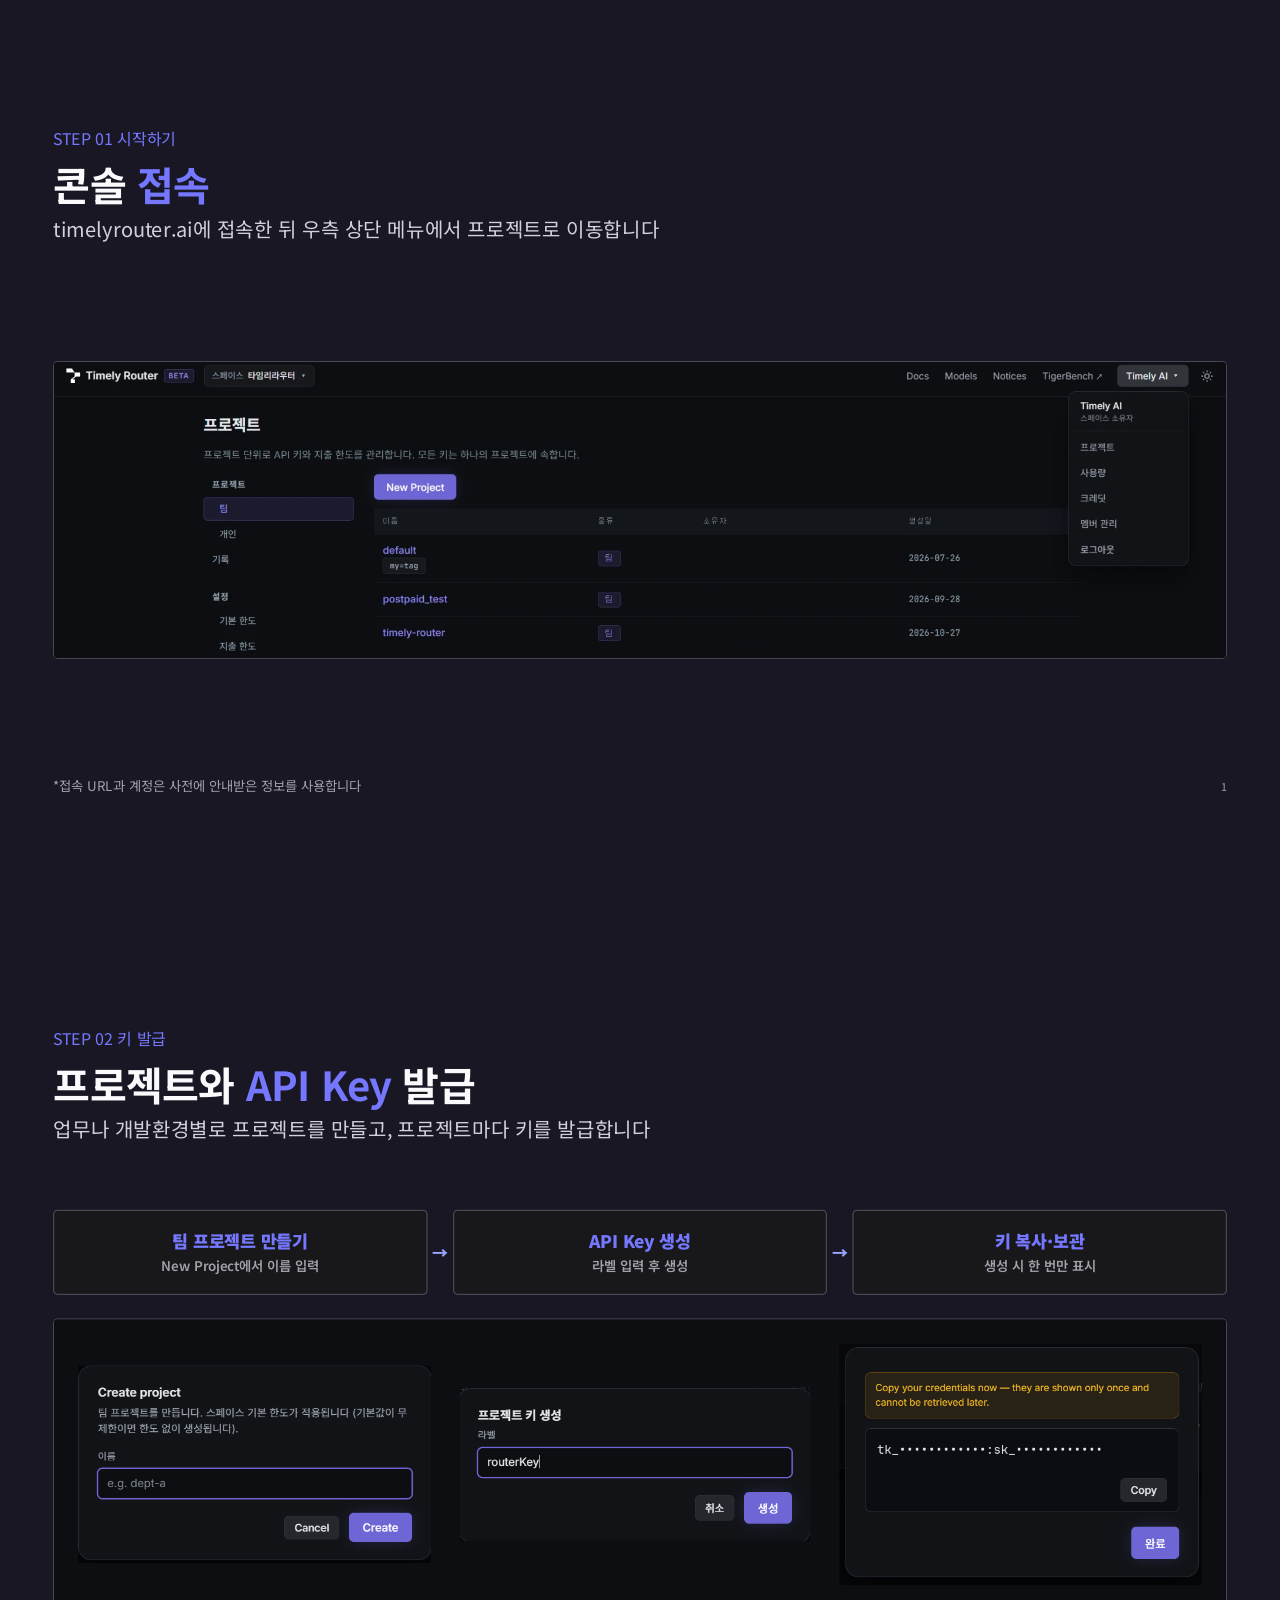
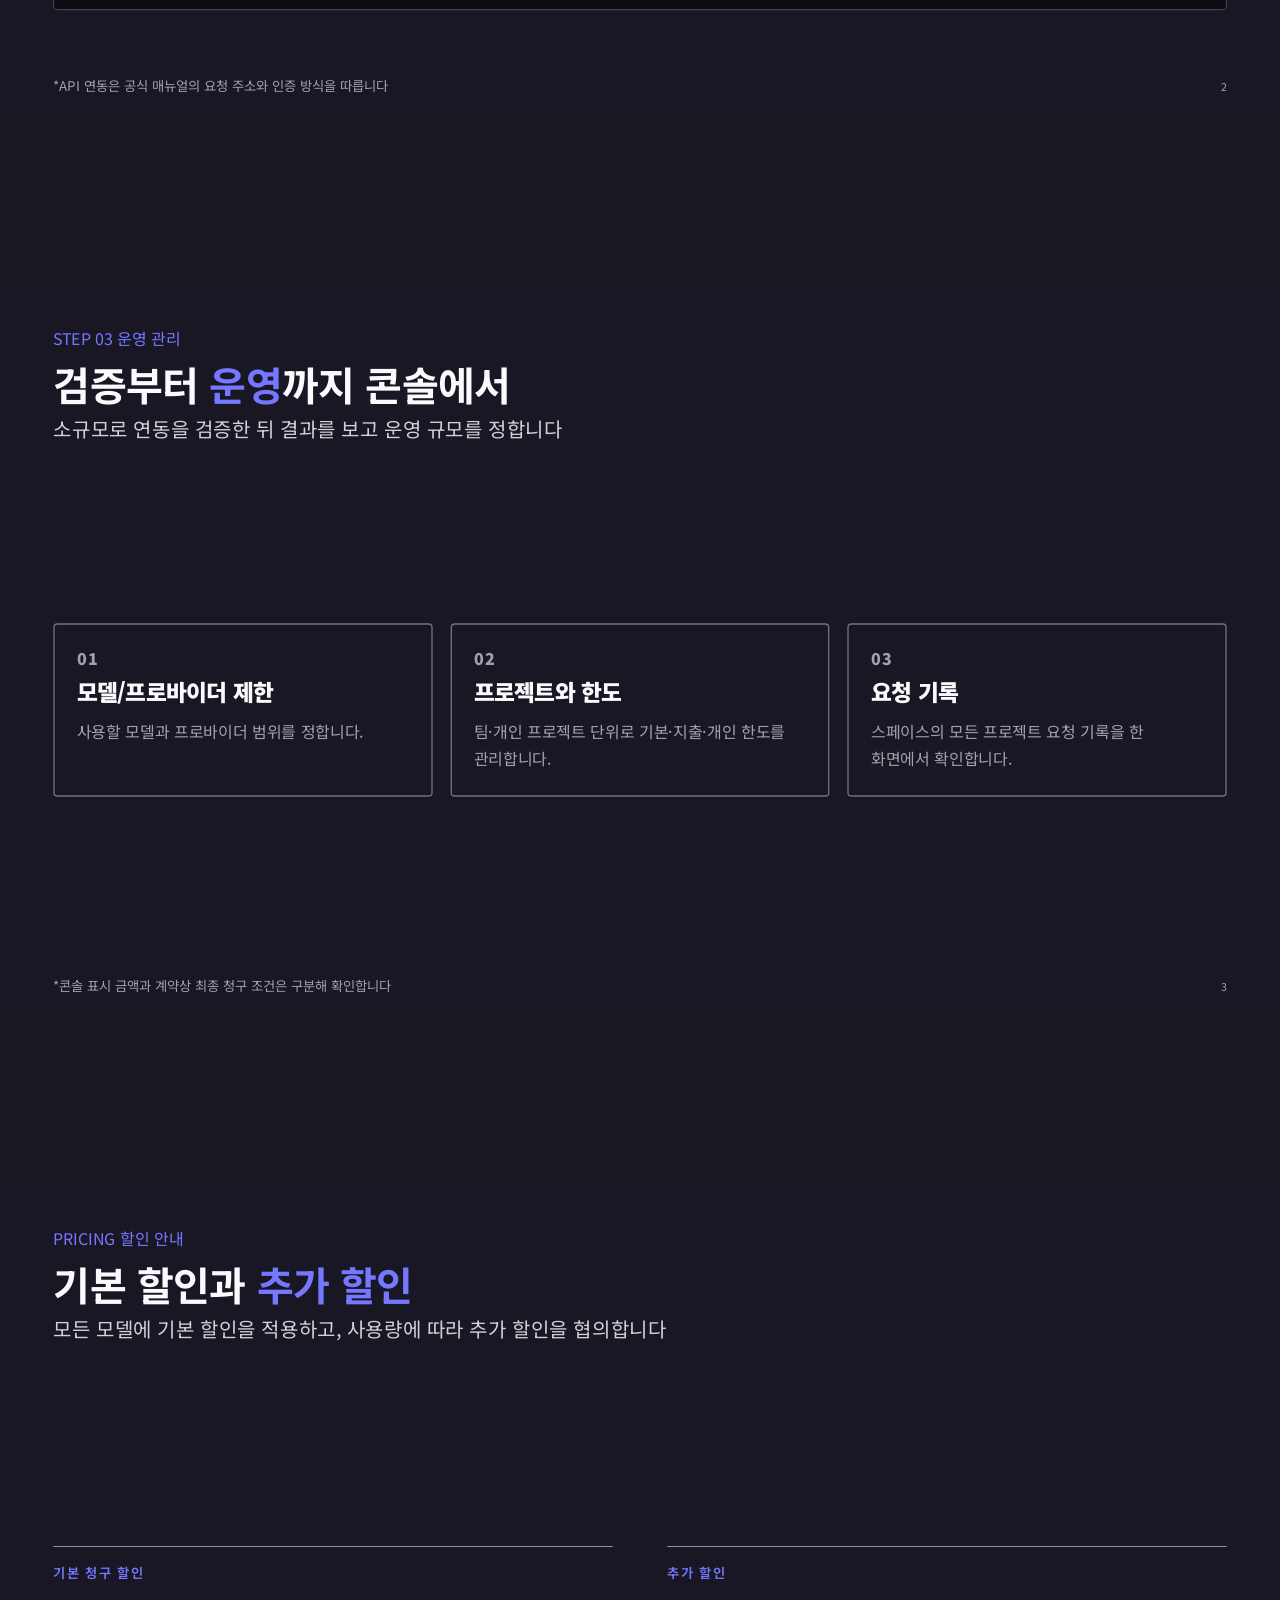
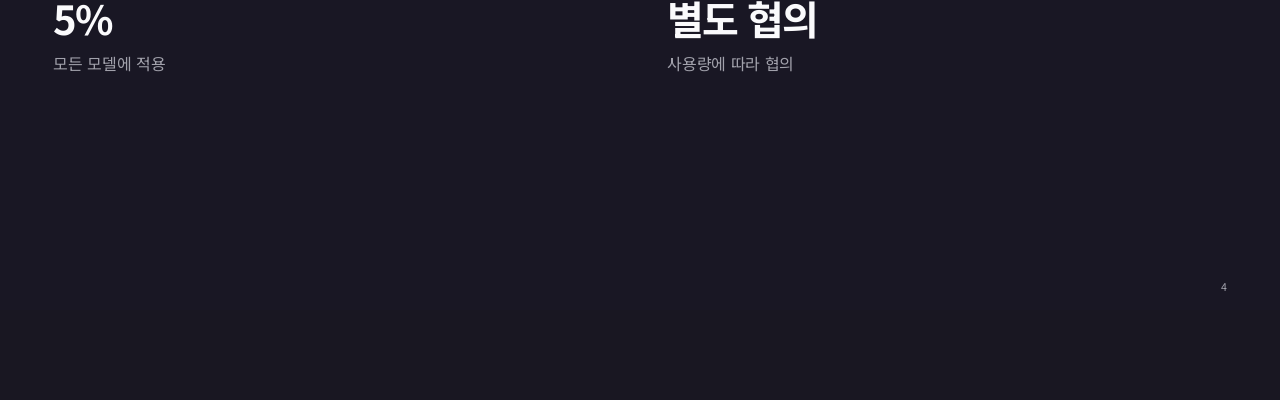
<file: decks/timely-router-sk/deck.dark.html>
<!DOCTYPE html>
<html data-theme="dark" lang="ko">
<head>
<meta charset="utf-8">
<title>Router 사용 방법과 할인 안내 (삽입용 본문 4장)</title>
<style>
/* ============================================================================
   upstage-deck.css — Upstage Deck (1920×1080)  ·  skill v2.1
   정본: Upstage Design System (Claude Design 프로젝트, 2026-09-11 3차 내보내기 · 09112)
         templates/{blue,dark,purple}-deck · tokens/deck.css · components/deck/*
         guidelines/deck_{grid,layout_rules,style_rules}.html
   이 파일은 정본의 값을 CSS 클래스로 옮긴 사본이다. 값을 바꾸려면 정본을 먼저 바꾸고
   scripts/sync-check.py 로 차이를 확인한 뒤 여기에 반영한다.
   레이아웃·타이포 = 1벌 (테마 무관) / 색 = [data-theme] 로만 바뀐다.
   덱 파일에서는 hex 를 쓰지 않는다. 색은 항상 var(--deck-*) 로만 참조한다.
   ============================================================================ */

/* ---------- 0. 팔레트 (테마별로 바뀌는 유일한 레이어) ----------
   각 값 옆 주석 = 정본 팔레트 토큰 (product.css --color-* / marketing.css) */
:root, [data-theme="blue"] {
  --deck-ground-cover: #99A5FF;        /* brand-300 · cover, ending */
  --deck-ground-mid: #C2CBFF;          /* brand-200 · contents, divider */
  --deck-ground-body: #FFFFFF;         /* neutral-0 */
  --deck-accent: #5B52FF;              /* brand-500 · eyebrow, emphasis, our bar, --primary */
  --deck-accent-cover: #5B52FF;        /* cover eyebrow */
  --deck-accent-soft: #99A5FF;         /* brand-300 · secondary strokes */
  --deck-text: #0A0A0C;                /* neutral-950 · ink */
  --deck-text-cover: #0A0A0C;          /* cover/ending title, byline, rule, footer */
  --deck-text-muted: #27272A;          /* neutral-800 · body sub, divider desc */
  --deck-text-subtle: #52525B;         /* neutral-600 · card + callout body, chart label */
  --deck-text-faint: #71717A;          /* neutral-500 · axis, captions */
  --deck-text-foot: #A1A1AB;           /* neutral-400 · footnote, placeholder */
  --deck-surface-tint: #F4F4F7;        /* neutral-100 · callout */
  --deck-rule: #D1D1D8;                /* neutral-300 · every stroke (200 dies on a projector) */
  --deck-rule-row: #A1A1AB;            /* neutral-400 · table row rules */
  --deck-rule-dark: #52525B;           /* neutral-600 · quote rule */
  --deck-track: #E4E4E9;               /* neutral-200 · bar-track FILL only */
  --deck-compare: #A1A1AB;             /* neutral-400 · competitor bars — never ink */
  --deck-featured-stroke: #0A0A0C;     /* featured card = ink border */
  --deck-impact-bg: #18181B;           /* neutral-900 · impact block */
  --deck-impact-text: #FFFFFF;
  --deck-line-art: #FFFFFF;            /* neutral-0 · cover/ending line-art */
  --deck-line-art-opacity: 0.45;
  --deck-card-bg: #FFFFFF;             /* neutral-0 · --card (deck components) */
  --deck-card-soft: #FAFAFC;           /* neutral-50 · --subtle */
  --deck-accent-tint: #EBF0FF;         /* brand-50 · --accent (pills, badges) */
  --deck-pill-border: #DBE2FF;         /* brand-100 */
  --deck-on-accent: #FFFFFF;           /* --primary-foreground */
  --deck-on-accent-dim: #C2CBFF;       /* brand-200 · label on accent fill */
  --deck-logo-lockup: url("[data-uri]");
  --deck-logo-lockup-cover: url("[data-uri]");
  --deck-logo-symbol: url("[data-uri]");
  --deck-pagenum: #A1A1AB;             /* neutral-400 · page number, all decks — never the accent */
  --deck-rule-top: #18181B;            /* neutral-900 · rule-top card / stat-line anchor */
  --deck-quote-rule: #52525B;          /* neutral-600 */
  --deck-ladder-rule: #D1D1D8;         /* neutral-300 · level-row hairline */
  --deck-cur-fill: #F4F4F7;            /* neutral-100 · level-row.cur */
  --deck-fill-hot: #5B52FF;            /* brand-500 · concept.hi / compare.now fill */
  --deck-on-fill: #FFFFFF;
  --deck-accent-fg: #3725AE;           /* brand-800 · --accent-foreground: text on accent tint (pills, badges, hot row) */
  --deck-on-fill-line: rgba(255,255,255,.55);
  --deck-diagram-connector: #99A5FF;  /* brand-300 · 연결선 */
  --deck-diagram-band: #C2CBFF;       /* brand-200 · 소프트 링·밴드 */
  --deck-diagram-fill: #EBF0FF;       /* brand-50 · 강조 면 */
}
[data-theme="dark"] {
  --deck-ground-cover: #0A0A0C;        /* neutral-950 */
  --deck-ground-mid: #0A0A0C;          /* neutral-950 · contents, divider (= cover) */
  --deck-ground-body: #191724;         /* indigo-tinted near-black · body ground (2026-09) */
  --deck-accent: #7578FF;              /* brand-400 — brand-500 은 다크에서 잠긴다 */
  --deck-accent-cover: #7578FF;
  --deck-accent-soft: #99A5FF;         /* brand-300 */
  --deck-text: #FAFAFC;                /* neutral-50 */
  --deck-text-cover: #FAFAFC;
  --deck-text-muted: #D1D1D8;          /* neutral-300 */
  --deck-text-subtle: #A1A1AB;         /* neutral-400 */
  --deck-text-faint: #A1A1AB;
  --deck-text-foot: #A1A1AB;
  --deck-surface-tint: #0A0A0C;        /* neutral-950 · callout on the #191724 body */
  --deck-rule: #71717A;                /* neutral-500 · --deck-stroke on dark (600 은 2.6:1) */
  --deck-rule-row: #52525B;            /* neutral-600 */
  --deck-rule-dark: #71717A;           /* neutral-500 */
  --deck-track: #27272A;               /* neutral-800 */
  --deck-compare: #D1D1D8;             /* neutral-300 */
  --deck-featured-stroke: #FAFAFC;     /* neutral-50 */
  --deck-impact-bg: #FAFAFC;           /* impact 는 밝게 반전 */
  --deck-impact-text: #0A0A0C;
  --deck-line-art: #8D5DF4;            /* purple-400 */
  --deck-line-art-opacity: 0.7;
  --deck-card-bg: #191724;             /* = body ground (bordered cards on dark) */
  --deck-card-soft: #18181B;           /* neutral-900 · --subtle */
  --deck-accent-tint: #322790;         /* brand-900 */
  --deck-pill-border: #3725AE;         /* brand-800 */
  --deck-on-accent: #FFFFFF;           /* white on brand-500 fill */
  --deck-on-accent-dim: #C2CBFF;       /* brand-200 · label on brand-500 fill */
  --deck-logo-lockup: url("[data-uri]");
  --deck-logo-lockup-cover: url("[data-uri]");
  --deck-logo-symbol: url("[data-uri]");
  --deck-pagenum: #A1A1AB;
  --deck-rule-top: #D1D1D8;            /* neutral-300 on dark */
  --deck-quote-rule: #FFFFFF;          /* neutral-0 on dark */
  --deck-ladder-rule: #71717A;         /* neutral-500 */
  --deck-cur-fill: #0A0A0C;            /* neutral-950 · black current row on #191724 */
  --deck-fill-hot: #5B52FF;            /* brand-500 (400 은 흰 글자 3.6:1) */
  --deck-on-fill: #FFFFFF;
  --deck-accent-fg: #DBE2FF;           /* brand-100 */
  --deck-on-fill-line: rgba(255,255,255,.55);
  --deck-diagram-connector: #99A5FF;  /* brand-300 · 연결선 */
  --deck-diagram-band: #5B52FF;       /* brand-500 · 소프트 링·밴드 (800 은 다크 바탕 1.7:1) */
  --deck-diagram-fill: #322790;       /* brand-900 · 강조 면 */
}
[data-theme="purple"] {
  --deck-ground-cover: #8D5DF4;        /* purple-400 */
  --deck-ground-mid: #EAE6FF;          /* purple-100 (= marketing --hero-bg) */
  --deck-ground-body: #FFFFFF;
  --deck-accent: #805CFB;              /* ups-purple (marketing) */
  --deck-accent-cover: #99A5FF;        /* brand-300 · 보라 바탕 위 파란 eyebrow (라인아트와 같은 색) */
  --deck-accent-soft: #8D5DF4;         /* purple-400 · page number */
  --deck-text: #0A0A0C;
  --deck-text-cover: #FFFFFF;          /* cover/ending 은 흰 잉크 */
  --deck-text-muted: #27272A;
  --deck-text-subtle: #52525B;
  --deck-text-faint: #71717A;
  --deck-text-foot: #A1A1AB;
  --deck-surface-tint: #F1EBFF;        /* purple-50 */
  --deck-rule: #D1D1D8;
  --deck-rule-row: #A1A1AB;
  --deck-rule-dark: #52525B;
  --deck-track: #E4E4E9;
  --deck-compare: #A1A1AB;
  --deck-featured-stroke: #0A0A0C;
  --deck-impact-bg: #18181B;
  --deck-impact-text: #FFFFFF;
  --deck-line-art: #99A5FF;            /* brand-300 · 보라 바탕 위 파란 라인아트 */
  --deck-line-art-opacity: 0.7;
  --deck-card-bg: #FFFFFF;
  --deck-card-soft: #FAFAFC;
  --deck-accent-tint: #F1EBFF;         /* purple-50 */
  --deck-pill-border: #EAE6FF;         /* purple-100 */
  --deck-on-accent: #FFFFFF;
  --deck-on-accent-dim: #EAE6FF;
  --deck-logo-lockup: url("[data-uri]");        /* body 는 검정 */
  --deck-logo-lockup-cover: url("[data-uri]");  /* cover/ending 은 흰색 */
  --deck-logo-symbol: url("[data-uri]");
  --deck-pagenum: #A1A1AB;
  --deck-rule-top: #18181B;
  --deck-quote-rule: #52525B;
  --deck-ladder-rule: #D1D1D8;
  --deck-cur-fill: #F4F4F7;
  --deck-fill-hot: #805CFB;            /* .purple --primary */
  --deck-on-fill: #FFFFFF;
  --deck-accent-fg: #442AD8;           /* .purple --accent-foreground */
  --deck-on-fill-line: rgba(255,255,255,.55);
  --deck-diagram-connector: #8D5DF4;  /* purple-400 · 연결선 */
  --deck-diagram-band: #EAE6FF;       /* purple-100 · 소프트 링·밴드 */
  --deck-diagram-fill: #F1EBFF;       /* purple-50 · 강조 면 */
}

/* ---------- 1. 스테이지 ---------- */
:root {
  --deck-font: "Noto Sans KR", "Noto Sans CJK KR", -apple-system, "Apple SD Gothic Neo", "Segoe UI", Roboto, "Malgun Gothic", sans-serif;
  --deck-w: 1920px; --deck-h: 1080px;
  --deck-gutter: 40px;      /* 3–4 col */
  --deck-gutter-2: 82px;    /* 2 col */
  --deck-gutter-5: 32px; --deck-gutter-6: 26px; --deck-gutter-8: 20px;
  --deck-gap-card: 27px;    /* deck components grid gap */
  --deck-gap-row: 18px;
  --deck-radius: 4px;       /* cards, callouts, charts */
  --deck-radius-component: 6px;    /* deck components (key/concept/compare/case/pipeline/example/screen) — 12 → 6 (2026-09) */
  /* 다이어그램 기하 — 정본 tokens/deck.css §DIAGRAMS (2026-09-11 내보내기) */
  --deck-diagram-stroke: 2px;            /* 연결선 */
  --deck-diagram-stroke-strong: 3px;     /* 강조 흐름 */
  --deck-diagram-dash: 6 5;              /* 궤도·암시 관계 */
  --deck-diagram-node-pitch: 72px;       /* 세로로 쌓는 소스 노드 간격 */
  --deck-diagram-r-hub: 110px;           /* 허브·순환 원 */
  --deck-diagram-r-satellite: 76px;      /* 위성 — 항상 정원 */
  --deck-diagram-r-orbit: 236px;
  --deck-diagram-r-flywheel: 95px;
  --deck-diagram-text-node: 24px;        /* 24–36, 700 */
  --deck-diagram-text-node-max: 36px;
  --deck-diagram-text-sub: 18px;         /* 18–20, 500 */
}
*, *::before, *::after { box-sizing: border-box; }
html, body { margin: 0; background: #191722; }
body { font-family: var(--deck-font); -webkit-font-smoothing: antialiased; }
.deck { display: block; }
.deck > section { height: 100vh; position: relative; overflow: hidden; }
.slide {
  position: absolute; left: 50%; top: 50%;
  width: var(--deck-w); height: var(--deck-h);
  transform: translate(-50%, -50%) scale(var(--deck-scale, 1));
  transform-origin: center; overflow: hidden;
  background: var(--deck-ground-body); color: var(--deck-text);
  font-family: var(--deck-font);
}
.slide, .slide * { word-break: keep-all; overflow-wrap: break-word; }
.slide h1, .slide h2, .slide h3, .slide h4, .slide p, .slide ul, .slide ol, .slide figure, .slide blockquote { margin: 0; padding: 0; }
.slide ul, .slide ol { list-style: none; }
.slide b, .slide strong { font-weight: 600; }
.slide em, .slide i { font-style: normal; }   /* 기울임 금지 — 강조는 굵기로 */
.slide img { display: block; }

@media print {
  @page { size: 1920px 1080px; margin: 0; }
  html, body { background: #fff; }
  .deck > section { height: 1080px; width: 1920px; break-after: page; page-break-after: always; overflow: hidden; }
  .slide { transform: none; left: 0; top: 0; }
  .deck-lines .tp, .deck-lines .tpd { animation: none !important; }
}

/* ---------- 2. 바탕 슬라이드 (cover · contents · divider · ending) ---------- */
.slide.cover, .slide.ending { background: var(--deck-ground-cover); color: var(--deck-text-cover); }
.slide.contents, .slide.divider { background: var(--deck-ground-mid); }

/* 라인아트: svg.deck-lines 인라인. 색은 currentColor. */
.deck-lines { position: absolute; left: 0; top: 0; width: 1920px; height: 1080px; color: var(--deck-line-art); }
.deck-lines > g { opacity: var(--deck-line-art-opacity); }
.deck-lines .tp { stroke-dasharray: 1 1; stroke-dashoffset: 0; animation: deck-trim 5s cubic-bezier(.7,0,.2,1) infinite; }
.deck-lines .tpd { animation: deck-dot 5s cubic-bezier(.7,0,.2,1) infinite; }
@keyframes deck-trim { 0%,40% { stroke-dashoffset: 0 } 58%,66% { stroke-dashoffset: 1 } 84%,100% { stroke-dashoffset: 2 } }
@keyframes deck-dot { 0%,44% { opacity: 1 } 52%,74% { opacity: 0 } 80%,100% { opacity: 1 } }
@media (prefers-reduced-motion: reduce) { .deck-lines .tp, .deck-lines .tpd { animation: none; } }

/* cover — eyebrow 42 y97 / title 108 y174 / rule y540 / byline 36 y601 */
.cover .eyebrow   { position: absolute; left: 90px; top: 97px;  font-size: 42px; line-height: 1; font-weight: 700; color: var(--deck-accent-cover); white-space: nowrap; }
.cover .title     { position: absolute; left: 90px; top: 174px; width: 1500px; font-size: 108px; line-height: 1.2; font-weight: 600; letter-spacing: -0.02em; color: var(--deck-text-cover); }
.cover .rule      { position: absolute; left: 90px; top: 540px; width: 77px; height: 1px; background: var(--deck-text-cover); }
.cover .byline    { position: absolute; left: 90px; top: 601px; font-size: 36px; line-height: 1; font-weight: 400; color: var(--deck-text-cover); white-space: nowrap; }
/* ending — title 108 y105 */
.ending .title    { position: absolute; left: 90px; top: 105px; font-size: 108px; line-height: 1; font-weight: 600; letter-spacing: -0.02em; color: var(--deck-text-cover); }
/* footer (cover · ending): lockup 164 wide x90 y978 · date x380 · copyright right 90 */
.cover .lockup, .ending .lockup { position: absolute; left: 90px; top: 978px; width: 164px; height: 53px; background: var(--deck-logo-lockup-cover) left top / 164px auto no-repeat; }
.date   { position: absolute; left: 380px; top: 993px; font-size: 20px; line-height: 1; font-weight: 400; color: var(--deck-text-cover); white-space: nowrap; }
.copy   { position: absolute; right: 90px; top: 1000px; font-size: 20px; line-height: 1; font-weight: 400; color: var(--deck-text-cover); white-space: nowrap; }

/* contents — 128px word baseline y987 · index bottom-anchored 73 */
.contents .word  { position: absolute; left: 90px; top: 879px; font-size: 128px; line-height: 1; font-weight: 700; letter-spacing: -0.03em; color: var(--deck-text); }
.contents .index { position: absolute; left: 1054px; bottom: 73px; display: grid; grid-template-columns: 46px auto; row-gap: 39px; font-size: 40px; line-height: 40px; font-weight: 400; color: var(--deck-text); }

/* divider — eyebrow 42 y106 · title 96/1.1 y174 (2줄 허용) · desc 36 flows 49px below · symbol 69 tall bottom-right */
.divider .eyebrow { position: absolute; left: 90px; top: 106px; font-size: 42px; line-height: 1; font-weight: 700; color: var(--deck-accent); white-space: nowrap; }
.divider .head    { position: absolute; left: 90px; top: 174px; width: 1500px; display: flex; flex-direction: column; gap: 49px; }
.divider .title   { font-size: 96px; line-height: 1.2; font-weight: 700; letter-spacing: -0.02em; color: var(--deck-text); }
.divider .desc    { width: 1200px; font-size: 36px; line-height: 1.4; font-weight: 400; color: var(--deck-text-muted); }
.divider .index   { position: absolute; left: 98px; top: 637px; display: grid; grid-template-columns: 88px 776px 88px 490px; row-gap: 22px; font-size: 30px; line-height: 30px; font-weight: 400; color: var(--deck-text); }
.symbol { position: absolute; right: 90px; bottom: 59px; width: 58px; height: 69px; background: var(--deck-logo-symbol) center / contain no-repeat; }

/* ---------- 3. 본문 슬라이드 (body) ---------- */
/* head: eyebrow 24/400 y61 · title 60 y110 · sub 30 y193 — x80, 폭 1760 */
.body .eyebrow { position: absolute; left: 80px; top: 61px;  font-size: 24px; line-height: 1; font-weight: 400; color: var(--deck-accent); white-space: nowrap; }
.body .title   { position: absolute; left: 80px; top: 110px; width: 1760px; font-size: 60px; line-height: 1; font-weight: 700; letter-spacing: -0.01em; color: var(--deck-text); white-space: nowrap; }
.body .title .hl { color: var(--deck-accent); }
.body .sub     { position: absolute; left: 80px; top: 193px; width: 1760px; font-size: 30px; line-height: 1; font-weight: 400; color: var(--deck-text-muted); white-space: nowrap; }
/* content well — 단 하나의 기하: x80 y250 1760×760, 세로 패딩 60 만. 가로 패딩 금지. */
.well { position: absolute; left: 80px; top: 250px; width: 1760px; height: 760px; padding: 60px 0; display: flex; flex-direction: column; justify-content: center; gap: 36px; }
.well.placeholder { padding: 0; border: 2px dashed var(--deck-rule); align-items: center; font-size: 30px; color: var(--deck-text-foot); }
/* 그림·다이어그램 단독: well 정중앙 */
.well.center { align-items: center; }
.well.center > img, .well.center > svg { max-width: 100%; max-height: 100%; }
/* foot: footnote 20 y1034 · page 16 y1036 */
.body .foot { position: absolute; left: 80px; top: 1034px; font-size: 20px; line-height: 1; font-weight: 400; color: var(--deck-text-foot); white-space: nowrap; }
.body .page { position: absolute; right: 80px; top: 1036px; font-size: 16px; line-height: 1; font-weight: 400; color: var(--deck-pagenum); white-space: nowrap; }

/* ---------- 4. 본문 부품 (템플릿 고유) ---------- */
/* 4.1 cards — 3-up / 4-up, gutter 40. 기본 = 테두리 카드(1.5px neutral-300, radius 4, pad 22/30/30, 같은 높이).
        .cards.ruled = 상단 rule 만 (아이콘 행). 한 행에는 한 가지 처리만. .featured = 잉크 테두리 (장당 1). */
.cards { display: grid; grid-template-columns: repeat(3, 1fr); gap: var(--deck-gutter); align-content: center; align-items: stretch; }
.cards.four { grid-template-columns: repeat(4, 1fr); }
.cards.two  { grid-template-columns: repeat(2, 1fr); gap: var(--deck-gutter-2); }
.cards.five { grid-template-columns: repeat(5, 1fr); gap: var(--deck-gutter-5); }
.cards.six  { grid-template-columns: repeat(6, 1fr); gap: var(--deck-gutter-6); }
.cards.five .card h4, .cards.six .card h4 { font-size: 28px; }
.cards.five .card p, .cards.six .card p { font-size: 24px; }
.cards.five .card, .cards.six .card { padding: 20px 22px 24px; }
.card { border: 1.5px solid var(--deck-rule); border-radius: var(--deck-radius); padding: 22px 30px 30px; background: var(--deck-ground-body); }
.card.featured, .card.fill { border-color: var(--deck-featured-stroke); }
.cards.ruled .card { border: 0; border-top: 1.5px solid var(--deck-rule-top); border-radius: 0; padding: 22px 0 0; }
.cards.ruled .card.featured, .cards.ruled .card.fill { border-top-color: var(--deck-accent); }
.card .kicker { font-size: 20px; font-weight: 600; letter-spacing: 0.1em; text-transform: uppercase; color: var(--deck-accent); }
.card h4 { font-size: 34px; font-weight: 700; letter-spacing: -0.005em; margin: 16px 0 14px; color: var(--deck-text); }
.card p  { font-size: 28px; font-weight: 400; line-height: 1.5; color: var(--deck-text-subtle); }
.card p b { color: var(--deck-text); }
.cards.four .card h4 { font-size: 30px; }
.cards.four .card p  { font-size: 24px; }
.card .icon { display: block; width: 36px; height: 36px; color: var(--deck-accent); stroke-width: 2; }
.card .icon + h4 { margin-top: 18px; }

/* 4.2 chart — row chart: ONE grid, label/value content-sized (max-content 1fr max-content), rows display:contents */
.chart { display: grid; grid-template-columns: max-content 1fr max-content; column-gap: 14px; row-gap: 22px; align-items: center; align-content: center; }
.chart.noval { grid-template-columns: max-content 1fr; }
.chart .row { display: contents; }
.chart .row .label { font-size: 26px; font-weight: 500; color: var(--deck-text-subtle); text-align: right; white-space: nowrap; }
.chart .row .track { height: 36px; background: var(--deck-track); border-radius: 0 8px 8px 0; position: relative; overflow: hidden; }
.chart .row .track .bar { display: block; height: 100%; background: var(--deck-compare); border-radius: 0 8px 8px 0; }
.chart .row .value { font-size: 28px; font-weight: 600; text-align: right; color: var(--deck-text); letter-spacing: -0.01em; white-space: nowrap; }
.chart .row.hi .label { font-weight: 600; color: var(--deck-accent); }
.chart .row.hi .track .bar { background: var(--deck-accent); }
.chart .row.hi .value { color: var(--deck-accent); }
.chart .axis { grid-column: 2; font-size: 20px; font-weight: 400; color: var(--deck-text-faint); letter-spacing: 0.04em; margin-top: -8px; }
.chart .chart-title { grid-column: 1 / -1; font-size: 28px; font-weight: 600; color: var(--deck-text); margin-bottom: 4px; }
/* vertical growth bars (시계열) — chart 격자와 무관 */
.growth { display: grid; grid-auto-flow: column; grid-auto-columns: 1fr; column-gap: 26px; align-items: end; height: 420px; }
.growth .gb { display: flex; flex-direction: column; align-items: center; justify-content: flex-end; height: 100%; }
.growth .gb .bar { width: 100%; background: var(--deck-compare); border-radius: var(--deck-radius) var(--deck-radius) 0 0; }
.growth .gb.hi .bar { background: var(--deck-accent); }
.growth .gb.next .bar { background: transparent; border: 2px dashed var(--deck-accent); }
.growth .gb .lab { margin-top: 14px; font-size: 24px; font-weight: 600; color: var(--deck-text-subtle); text-align: center; line-height: 1.2; }
.growth .gb.hi .lab { color: var(--deck-accent); }
.growth .gb .val { font-size: 28px; font-weight: 600; color: var(--deck-text); margin-bottom: 10px; letter-spacing: -0.01em; }
.growth .gb.hi .val { color: var(--deck-accent); }

/* 4.3 callout — 틴트 최대 2, impact 장당 1 */
.callout { background: var(--deck-surface-tint); border-radius: var(--deck-radius); padding: 28px 36px; display: flex; gap: 26px; align-items: flex-start; }
.callout .tag { font-size: 20px; font-weight: 600; letter-spacing: 0.12em; color: var(--deck-accent); flex-shrink: 0; padding-top: 9px; }
.callout .text { flex: 1; min-width: 0; font-size: 28px; font-weight: 400; line-height: 1.55; color: var(--deck-text-subtle); }
.callout .text b { color: var(--deck-text); }
.callout.impact { background: var(--deck-impact-bg); padding: 22px 32px; }
.callout.impact .tag, .callout.impact .text, .callout.impact .text b { color: var(--deck-impact-text); }

/* 4.4 split — 텍스트 + 그림 */
.split { display: grid; grid-template-columns: 1fr 1fr; gap: var(--deck-gutter-2); align-items: center; height: 100%; }
.split.wide-right { grid-template-columns: 0.8fr 1.2fr; }
/* 원본 열 비율 유지용 (Case B) — 열 경계가 3열 그리드(560/1160)에 맞도록 gap 40 */
.split.ratio-1-1 { grid-template-columns: 1fr 1fr; gap: var(--deck-gutter-2); }
.split.ratio-1-2 { grid-template-columns: 1fr 2fr; gap: var(--deck-gutter); }
.split.ratio-2-1 { grid-template-columns: 2fr 1fr; gap: var(--deck-gutter); }
.split.ratio-1-3 { grid-template-columns: 1fr 3fr; gap: var(--deck-gutter); }
.split.ratio-3-1 { grid-template-columns: 3fr 1fr; gap: var(--deck-gutter); }
.split .screen-panel { height: 100%; }
.split .screen-panel .frame img { max-height: 640px; }
.split .col { display: flex; flex-direction: column; gap: 24px; }
.split ul { display: flex; flex-direction: column; gap: 16px; }
.split li { font-size: 28px; line-height: 1.5; color: var(--deck-text-subtle); padding-left: 28px; position: relative; }
.split li::before { content: ""; position: absolute; left: 0; top: 18px; width: 14px; height: 1.5px; background: var(--deck-accent); }
.split li b { color: var(--deck-text); }

/* 4.4b split.thirds — 정본 12 Body · split: 1/3 텍스트(rule-top stats ≤3) + 2/3 무엇이든 (560 / 1160, gutter 40) */
.split.thirds { grid-template-columns: 1fr 2fr; gap: var(--deck-gutter); align-items: stretch; }
.stat-lines { display: grid; grid-template-rows: repeat(auto-fit, minmax(0, 1fr)); min-height: 0; }
.stat-line { border-top: 1.5px solid var(--deck-rule-top); padding-top: 32px; display: flex; flex-direction: column; justify-content: flex-start; }
.stat-line .value { font-size: 60px; line-height: 1; font-weight: 700; letter-spacing: -0.02em; color: var(--deck-text); font-variant-numeric: tabular-nums; }
.stat-line .label { margin-top: 14px; font-size: 24px; line-height: 1.3; font-weight: 400; color: var(--deck-text-subtle); }

/* 4.4c deck-figure — recolor-svg.py 로 색만 바꾼 외부 다이어그램. 크기는 well 안, 서체는 덱 것 */
.deck-figure { max-width: 100%; max-height: 640px; height: auto; font-family: var(--deck-font); }
.deck-figure text { font-family: var(--deck-font); }

/* 4.5 lead — 본문 한 단락 */
.lead { font-size: 32px; line-height: 1.55; color: var(--deck-text); max-width: 64ch; }
.lead b { color: var(--deck-accent); }

/* ---------- 5. Deck 컴포넌트 (components/deck/* 와 1:1) ----------
   클래스명 = 정본 컴포넌트명(kebab-case). 색은 semantic 토큰 매핑:
   --card→card-bg · --subtle→card-soft · --foreground→text · --muted-foreground→text-subtle
   --border→rule(row) · --border-medium→rule · --primary→accent · --accent→accent-tint */

/* StatTile — rule-top(1.5px --deck-rule-top) · label 20/600 accent uppercase · value 60/700 ink · unit 24/600 · detail 24 (09112) */
.stat-tiles { display: grid; grid-template-columns: repeat(3, 1fr); gap: var(--deck-gutter); align-content: center; }
.stat-tiles.two { grid-template-columns: repeat(2, 1fr); gap: var(--deck-gutter-2); }
.stat-tiles.four { grid-template-columns: repeat(4, 1fr); }
.stat-tiles.stack { grid-template-columns: 1fr; gap: var(--deck-gap-card); }
.stat-tile { border-top: 1.5px solid var(--deck-rule-top); padding-top: 24px; background: transparent; }
.stat-tile .label { font-size: 20px; font-weight: 600; letter-spacing: 0.1em; text-transform: uppercase; color: var(--deck-accent); }
.stat-tile .value { margin-top: 16px; font-size: 60px; font-weight: 700; color: var(--deck-text); letter-spacing: -0.04em; line-height: 1.25; font-variant-numeric: tabular-nums; }
.stat-tile .value small { font-size: 24px; letter-spacing: 0; margin-left: 6px; font-weight: 600; color: var(--deck-text); }
.stat-tile p { margin-top: 14px; font-size: 24px; color: var(--deck-text-subtle); line-height: 1.4; }

/* LevelRow — 294 / 267 / 1fr, gap 27 · .cur 현재 · .hot 목표 · rows flex:1 */
.level-rows { display: grid; grid-template-columns: max-content max-content minmax(0, 1fr); grid-auto-rows: minmax(0, 1fr); column-gap: var(--deck-gap-card); }
.level-row { display: grid; grid-column: 1 / -1; grid-template-columns: subgrid; column-gap: var(--deck-gap-card); align-items: center; border-bottom: 1px solid var(--deck-ladder-rule); padding: 12px 9px; }
.level-row:last-child { border-bottom: 0; }
.level-row.cur { background: var(--deck-cur-fill); }
.level-row.hot { background: var(--deck-accent-tint); }
.level-row .name { display: block; font-size: 26px; font-weight: 900; letter-spacing: -0.01em; color: var(--deck-text); }
.level-row.hot .name { color: var(--deck-accent-fg); }
.level-row .lvl { display: flex; align-items: center; gap: 14px; }
.level-row .latin { display: block; font-size: 20px; color: var(--deck-text-subtle); font-weight: 600; margin-top: 3px; }
.level-row .pill { display: inline-block; line-height: 1.2; font-size: 20px; font-weight: 800; letter-spacing: 0.06em; color: var(--deck-accent-fg); background: var(--deck-accent-tint); border: 1px solid var(--deck-pill-border); border-radius: 999px; padding: 3px 12px; }
.level-row .mid { font-size: 26px; font-weight: 800; color: var(--deck-text-subtle); line-height: 1.3; }
.level-row.hot .mid { color: var(--deck-accent-fg); }
.level-row.hot .note { color: var(--deck-text-muted); }
.level-row .note { font-size: 24px; color: var(--deck-text-subtle); line-height: 1.45; }

/* KeyCard — kicker 22 / lead 26 / detail 24 · radius 12 */
.key-cards { display: grid; grid-template-columns: repeat(3, 1fr); gap: var(--deck-gap-card); align-content: center; }
.key-cards.two { grid-template-columns: repeat(2, 1fr); }
.key-cards.four { grid-template-columns: repeat(4, 1fr); }
.key-cards.stack { grid-template-columns: 1fr; }
.key-card { border: 1px solid var(--deck-rule); border-radius: var(--deck-radius-component); background: var(--deck-card-bg); padding: 24px 30px; }
.key-card .kicker { font-size: 22px; font-weight: 800; color: var(--deck-accent); letter-spacing: 0.06em; }
.key-card .lead { display: block; font-size: 26px; font-weight: 900; letter-spacing: -0.015em; color: var(--deck-text); margin-top: 6px; max-width: none; line-height: 1.3; }
.key-card .lead small { font-size: 22px; color: var(--deck-accent); font-weight: 800; margin-left: 9px; }
.key-card p { margin-top: 11px; font-size: 24px; color: var(--deck-text-subtle); line-height: 1.6; }

/* ConceptCard — no 24 / h4 34 / one 24 / body 24 / level 20 · .hi = accent 면 (행당 1) */
.concept-cards { display: grid; grid-template-columns: repeat(3, 1fr); gap: var(--deck-gap-card); align-content: center; align-items: stretch; }
.concept-cards.two { grid-template-columns: repeat(2, 1fr); }
.concept-cards.four { grid-template-columns: repeat(4, 1fr); }
.concept-card { border: 2px solid var(--deck-rule); border-radius: var(--deck-radius-component); background: var(--deck-card-bg); color: var(--deck-text); padding: 33px 33px 36px; display: flex; flex-direction: column; }
.concept-card .no { font-size: 24px; font-weight: 900; letter-spacing: 0.06em; color: var(--deck-text-subtle); }
.concept-card h4 { margin-top: 12px; font-size: 34px; font-weight: 900; letter-spacing: -0.02em; line-height: 1.15; }
.concept-card h4 small { display: block; margin-top: 12px; font-size: 24px; font-weight: 700; color: var(--deck-text-subtle); }
.concept-card .one { margin-top: 18px; font-size: 24px; font-weight: 800; color: var(--deck-accent); }
.concept-card p { margin-top: 21px; font-size: 24px; line-height: 1.66; color: var(--deck-text-subtle); }
.concept-card .level-tag { margin-top: auto; padding-top: 24px; font-size: 20px; font-weight: 800; letter-spacing: 0.1em; color: var(--deck-accent); }
.concept-card.hi { border-color: transparent; background: var(--deck-fill-hot); color: var(--deck-on-fill); }
.concept-card.hi .no, .concept-card.hi h4 small, .concept-card.hi .level-tag { color: var(--deck-on-accent-dim); }
.concept-card.hi .one, .concept-card.hi p { color: var(--deck-on-fill); }

/* CompareCard — was / now (정확히 둘) */
.compare-cards { display: flex; gap: var(--deck-gap-card); align-items: stretch; min-height: 380px; }
.compare-card { flex: 1; position: relative; border-radius: var(--deck-radius-component); padding: 30px 33px; display: flex; flex-direction: column; background: var(--deck-card-bg); border: 2px solid var(--deck-rule); color: var(--deck-text); }
.compare-card .tag { font-size: 20px; font-weight: 800; letter-spacing: 0.1em; text-transform: uppercase; color: var(--deck-text-subtle); }
.compare-card h3 { margin-top: 9px; font-size: 36px; font-weight: 900; letter-spacing: -0.02em; }
.compare-card p { margin-top: 15px; font-size: 24px; line-height: 1.6; color: var(--deck-text-subtle); }
.compare-card .tech { margin-top: auto; padding-top: 27px; border-top: 1px solid var(--deck-rule); font-size: 22px; font-weight: 800; }
.compare-card .tech .tl { display: block; font-size: 20px; font-weight: 700; letter-spacing: 0.06em; margin-bottom: 5px; color: var(--deck-text-subtle); }
.compare-card .level-tag { position: absolute; right: 24px; top: 24px; font-size: 20px; font-weight: 900; letter-spacing: 0.08em; border-radius: 999px; padding: 5px 14px; background: var(--deck-card-soft); color: var(--deck-text-subtle); border: 1px solid var(--deck-rule); }
.compare-card.now { background: var(--deck-fill-hot); border-color: transparent; color: var(--deck-on-fill); }
.compare-card.now .tag, .compare-card.now .tech .tl { color: var(--deck-on-accent-dim); }
.compare-card.now p { color: var(--deck-on-fill); }
.compare-card.now .tech { border-top-color: var(--deck-on-fill-line); }
.compare-card.now .level-tag { background: rgba(255,255,255,.18); color: var(--deck-on-fill); border-color: var(--deck-on-fill-line); }
.compare-cards .vs { align-self: center; font-size: 28px; font-weight: 900; color: var(--deck-accent); flex: none; width: 39px; text-align: center; }

/* CaseRow — badge 96 / text · title 24 / detail 22 */
.case-rows { display: flex; flex-direction: column; gap: var(--deck-gap-row); justify-content: center; }
.case-row { display: grid; grid-template-columns: 96px 1fr; gap: var(--deck-gap-row); align-items: center; border: 1px solid var(--deck-rule); border-radius: var(--deck-radius-component); background: var(--deck-card-bg); padding: 12px 21px; }
.case-row .badge { height: 39px; border-radius: var(--deck-radius); background: var(--deck-accent-tint); color: var(--deck-accent-fg); display: grid; place-items: center; font-size: 22px; font-weight: 900; }
.case-row b { display: block; font-size: 24px; font-weight: 800; letter-spacing: -0.01em; line-height: 1.3; color: var(--deck-text); }
.case-row span { display: block; font-size: 22px; color: var(--deck-text-subtle); margin-top: 3px; line-height: 1.4; }

/* Pipeline — steps with → · title 24 / detail 20 */
.pipeline { display: flex; align-items: center; }
.pipeline .step { flex: 1; background: var(--deck-card-soft); border: 1px solid var(--deck-rule); border-radius: var(--deck-radius-component); padding: 26px 16px 28px; text-align: center; }
.pipeline .step b { display: block; font-size: 26px; font-weight: 900; color: var(--deck-accent); letter-spacing: -0.01em; }
.pipeline .step span { display: block; font-size: 20px; color: var(--deck-text-subtle); margin-top: 5px; font-weight: 600; }
.pipeline .arrow { flex: none; width: 39px; text-align: center; color: var(--deck-accent-soft); font-size: 24px; font-weight: 900; }

/* Chip — soft / square / outline / eyebrow / now */
.chips { display: flex; align-items: center; gap: 12px; flex-wrap: wrap; }
.chip { display: inline-block; white-space: nowrap; font-size: 20px; font-weight: 800; color: var(--deck-accent-fg); background: var(--deck-accent-tint); border-radius: 999px; padding: 5px 15px; letter-spacing: 0.02em; }
.chip.square { width: 96px; height: 39px; border-radius: var(--deck-radius); display: grid; place-items: center; font-size: 22px; font-weight: 900; padding: 0; }
.chip.outline { font-size: 20px; font-weight: 900; letter-spacing: 0.08em; background: var(--deck-card-soft); color: var(--deck-text-subtle); border: 1px solid var(--deck-rule); padding: 5px 14px; }
.chip.eyebrow-chip { font-size: 20px; font-weight: 800; letter-spacing: 0.1em; text-transform: uppercase; color: var(--deck-text-subtle); background: transparent; padding: 0; }
.chip.now { font-size: 20px; letter-spacing: 0.06em; border: 1px solid var(--deck-pill-border); padding: 3px 12px; }

/* ExampleLine — badge → action → result */
.example-line { border: 1px solid var(--deck-rule); border-radius: var(--deck-radius-component); background: var(--deck-card-soft); padding: 18px 24px; display: flex; align-items: center; gap: var(--deck-gap-row); font-size: 24px; color: var(--deck-text-subtle); font-weight: 700; }
.example-line .badge { flex: none; font-size: 20px; font-weight: 900; letter-spacing: 0.06em; color: var(--deck-accent-fg); background: var(--deck-accent-tint); border-radius: 999px; padding: 5px 12px; }
.example-line .arrow { color: var(--deck-accent); padding: 0 6px; }
.example-line .result { color: var(--deck-text-subtle); font-weight: 600; }

/* ScreenPanel — 스크린샷 + 캡션 (well 정중앙) */
.screen-panel { display: flex; flex-direction: column; min-height: 0; gap: 12px; justify-content: center; align-items: center; }
.screen-panel .frame { flex: 0 1 auto; min-height: 0; max-width: 100%; border-radius: var(--deck-radius-component); overflow: hidden; border: 1px solid var(--deck-rule); background: var(--deck-card-bg); }
.screen-panel .frame img { width: auto; max-width: 100%; height: auto; max-height: 600px; object-fit: contain; display: block; }
.screen-panel.fill { height: 100%; }
.screen-panel.fill .frame { flex: 1 1 auto; width: 100%; }
.screen-panel.fill .frame img { width: 100%; height: 100%; max-height: none; object-fit: cover; }
.screen-panel .caption { font-size: 22px; color: var(--deck-text-subtle); text-align: center; font-weight: 600; }

/* QuoteCard — mark 72/.6 · rule neutral-600 · quote 32 · attribution 24 on one baseline */
.quote-cards { display: grid; grid-template-columns: repeat(3, 1fr); gap: var(--deck-gutter); align-items: stretch; }
.quote-cards.two { grid-template-columns: repeat(2, 1fr); gap: var(--deck-gutter-2); }
.quote-card { display: flex; flex-direction: column; height: 100%; }
.quote-card .mark { display: block; font-size: 72px; line-height: .6; font-weight: 900; color: var(--deck-text); margin-bottom: 14px; }
.quote-card .inner { flex: 1; display: flex; flex-direction: column; border-left: 1px solid var(--deck-quote-rule); padding-left: 26px; }
.quote-card blockquote { font-size: 32px; line-height: 1.42; font-weight: 400; color: var(--deck-text); }
.quote-card blockquote b { font-weight: 700; color: var(--deck-accent); }
.quote-card figcaption { margin-top: auto; padding-top: 40px; font-size: 24px; line-height: 1.45; color: var(--deck-text); }
.quote-card figcaption::before { content: "— "; }

/* DeckTable — rule-only: header 24/500 muted + 1.5px ink rule · cells 32 · row rules 1px neutral-400 · tr.hi accent */
.deck-table { width: 100%; border-collapse: collapse; font-variant-numeric: tabular-nums; }
.deck-table th { text-align: left; padding: 0 0 22px; font-size: 24px; font-weight: 500; color: var(--deck-text-subtle); border-bottom: 1.5px solid var(--deck-text); }
.deck-table td { padding: 30px 0; font-size: 32px; font-weight: 400; color: var(--deck-text-subtle); border-bottom: 1px solid var(--deck-rule-row); vertical-align: middle; }
.deck-table td:first-child { color: var(--deck-text); font-weight: 700; }
.deck-table tr.hi td { color: var(--deck-accent); font-weight: 700; }
.deck-table th + th, .deck-table td + td { padding-left: 20px; }

/* Timeline — caption 24 above · dot 16 on 2px line · date 32/800 below · .hi = accent dot+date */
.timeline { display: flex; flex-direction: column; }
.timeline .captions, .timeline .dates { display: grid; grid-auto-flow: column; grid-auto-columns: 1fr; gap: var(--deck-gap-card); }
.timeline .captions > * { text-align: center; font-size: 24px; line-height: 1.45; color: var(--deck-text); }
.timeline .line { position: relative; margin: 28px 0 20px; height: 16px; }
.timeline .line::before { content: ""; position: absolute; left: 0; right: 0; top: 50%; height: 2px; background: var(--deck-rule); transform: translateY(-50%); }
.timeline .line .dots { position: relative; display: grid; grid-auto-flow: column; grid-auto-columns: 1fr; gap: var(--deck-gap-card); height: 100%; }
.timeline .line .dots > * { display: flex; align-items: center; justify-content: center; }
.timeline .line .dots > *::before { content: ""; width: 16px; height: 16px; border-radius: 50%; background: var(--deck-text); display: block; }
.timeline .line .dots > .hi::before { background: var(--deck-accent); }
.timeline .dates > * { text-align: center; font-size: 32px; font-weight: 800; color: var(--deck-text); }
.timeline .dates > .hi { color: var(--deck-accent); }

</style>

<link rel="preconnect" href="https://fonts.googleapis.com">
<link href="https://fonts.googleapis.com/css2?family=Noto+Sans+KR:wght@400;500;600;700;800;900&display=swap" rel="stylesheet">
<script>
(function(){
  function fit(){var s=Math.min(innerWidth/1920,innerHeight/1080);document.documentElement.style.setProperty('--deck-scale',s>0?s:1);}
  function number(){var secs=document.querySelectorAll('.deck > section');secs.forEach(function(sec,i){var p=sec.querySelector('.page');if(p)p.textContent=String(i+1);});}
  function go(n){var secs=document.querySelectorAll('.deck > section');if(!secs.length)return;n=Math.max(0,Math.min(secs.length-1,n));secs[n].scrollIntoView({block:'start'});location.hash='#'+(n+1);}
  function cur(){var secs=Array.from(document.querySelectorAll('.deck > section'));var y=scrollY+innerHeight/2;for(var i=0;i<secs.length;i++){if(secs[i].offsetTop<=y&&secs[i].offsetTop+secs[i].offsetHeight>y)return i;}return 0;}
  var themes=['blue','dark','purple'];
  addEventListener('keydown',function(e){
    if(e.metaKey||e.ctrlKey||e.altKey)return;
    if(e.key==='ArrowRight'||e.key==='PageDown'||e.key===' '){e.preventDefault();go(cur()+1);}
    else if(e.key==='ArrowLeft'||e.key==='PageUp'){e.preventDefault();go(cur()-1);}
    else if(e.key==='Home'){go(0);} else if(e.key==='End'){go(1e9);}
    else if(e.key==='d'||e.key==='D'){var t=document.documentElement.getAttribute('data-theme')||'blue';document.documentElement.setAttribute('data-theme',themes[(themes.indexOf(t)+1)%themes.length]);}
  });
  addEventListener('resize',fit);
  function tone(){document.querySelectorAll('.screen-panel .frame img').forEach(function(img){function go(){try{var c=document.createElement('canvas');c.width=16;c.height=16;var x=c.getContext('2d');x.drawImage(img,0,0,16,16);var d=x.getImageData(0,0,16,16).data,r=0,g=0,b=0,n=0;for(var i=0;i<d.length;i+=4){if(d[i+3]<128)continue;r+=d[i];g+=d[i+1];b+=d[i+2];n++;}if(n)img.parentElement.style.background='rgb('+Math.round(r/n)+','+Math.round(g/n)+','+Math.round(b/n)+')';}catch(e){}}if(img.complete)go();else img.addEventListener('load',go);});}
  addEventListener('DOMContentLoaded',function(){fit();number();tone();if(window.lucide)lucide.createIcons();var h=parseInt((location.hash||'').slice(1));if(h>0)setTimeout(function(){go(h-1)},50);});
})();
</script>

</head>
<body>
<div class="deck">

<!-- 1 · 콘솔 접속 (원본 03) -->
<section>
<div class="slide body">
  <div class="eyebrow">STEP 01 시작하기</div>
  <h2 class="title">콘솔 <span class="hl">접속</span></h2>
  <div class="sub">timelyrouter.ai에 접속한 뒤 우측 상단 메뉴에서 프로젝트로 이동합니다</div>
  <div class="well">
    <div class="screen-panel"><div class="frame"><img src="[data-uri]" alt="Timely Router 프로젝트 화면과 우측 상단 메뉴"></div></div>
  </div>
  <div class="foot">*접속 URL과 계정은 사전에 안내받은 정보를 사용합니다</div>
  <div class="page"></div>
</div>
</section>

<!-- 2 · 프로젝트와 API Key (원본 04) -->
<section>
<div class="slide body">
  <div class="eyebrow">STEP 02 키 발급</div>
  <h2 class="title">프로젝트와 <span class="hl">API Key</span> 발급</h2>
  <div class="sub">업무나 개발환경별로 프로젝트를 만들고, 프로젝트마다 키를 발급합니다</div>
  <div class="well">
    <div class="pipeline">
      <div class="step"><b>팀 프로젝트 만들기</b><span>New Project에서 이름 입력</span></div><span class="arrow">→</span>
      <div class="step"><b>API Key 생성</b><span>라벨 입력 후 생성</span></div><span class="arrow">→</span>
      <div class="step"><b>키 복사·보관</b><span>생성 시 한 번만 표시</span></div>
    </div>
    <div class="screen-panel"><div class="frame"><img src="[data-uri]" alt="프로젝트 생성, 키 생성, 키 복사 화면" style="max-height:440px"></div></div>
  </div>
  <div class="foot">*API 연동은 공식 매뉴얼의 요청 주소와 인증 방식을 따릅니다</div>
  <div class="page"></div>
</div>
</section>

<!-- 3 · 운영 관리 (원본 02·05 통합) -->
<section>
<div class="slide body">
  <div class="eyebrow">STEP 03 운영 관리</div>
  <h2 class="title">검증부터 <span class="hl">운영</span>까지 콘솔에서</h2>
  <div class="sub">소규모로 연동을 검증한 뒤 결과를 보고 운영 규모를 정합니다</div>
  <div class="well">
    <div class="concept-cards">
      <div class="concept-card"><div class="no">01</div><h4>모델/프로바이더 제한</h4><p>사용할 모델과 프로바이더 범위를 정합니다.</p></div>
      <div class="concept-card"><div class="no">02</div><h4>프로젝트와 한도</h4><p>팀·개인 프로젝트 단위로 기본·지출·개인 한도를 관리합니다.</p></div>
      <div class="concept-card"><div class="no">03</div><h4>요청 기록</h4><p>스페이스의 모든 프로젝트 요청 기록을 한 화면에서 확인합니다.</p></div>
    </div>
  </div>
  <div class="foot">*콘솔 표시 금액과 계약상 최종 청구 조건은 구분해 확인합니다</div>
  <div class="page"></div>
</div>
</section>

<!-- 4 · 할인 (원본 06) -->
<section>
<div class="slide body">
  <div class="eyebrow">PRICING 할인 안내</div>
  <h2 class="title">기본 할인과 <span class="hl">추가 할인</span></h2>
  <div class="sub">모든 모델에 기본 할인을 적용하고, 사용량에 따라 추가 할인을 협의합니다</div>
  <div class="well">
    <div class="stat-tiles two">
      <div class="stat-tile"><div class="label">기본 청구 할인</div><div class="value">5%</div><p>모든 모델에 적용</p></div>
      <div class="stat-tile"><div class="label">추가 할인</div><div class="value">별도 협의</div><p>사용량에 따라 협의</p></div>
    </div>
  </div>
  <div class="page"></div>
</div>
</section>

</div>
</body>
</html>
</file>
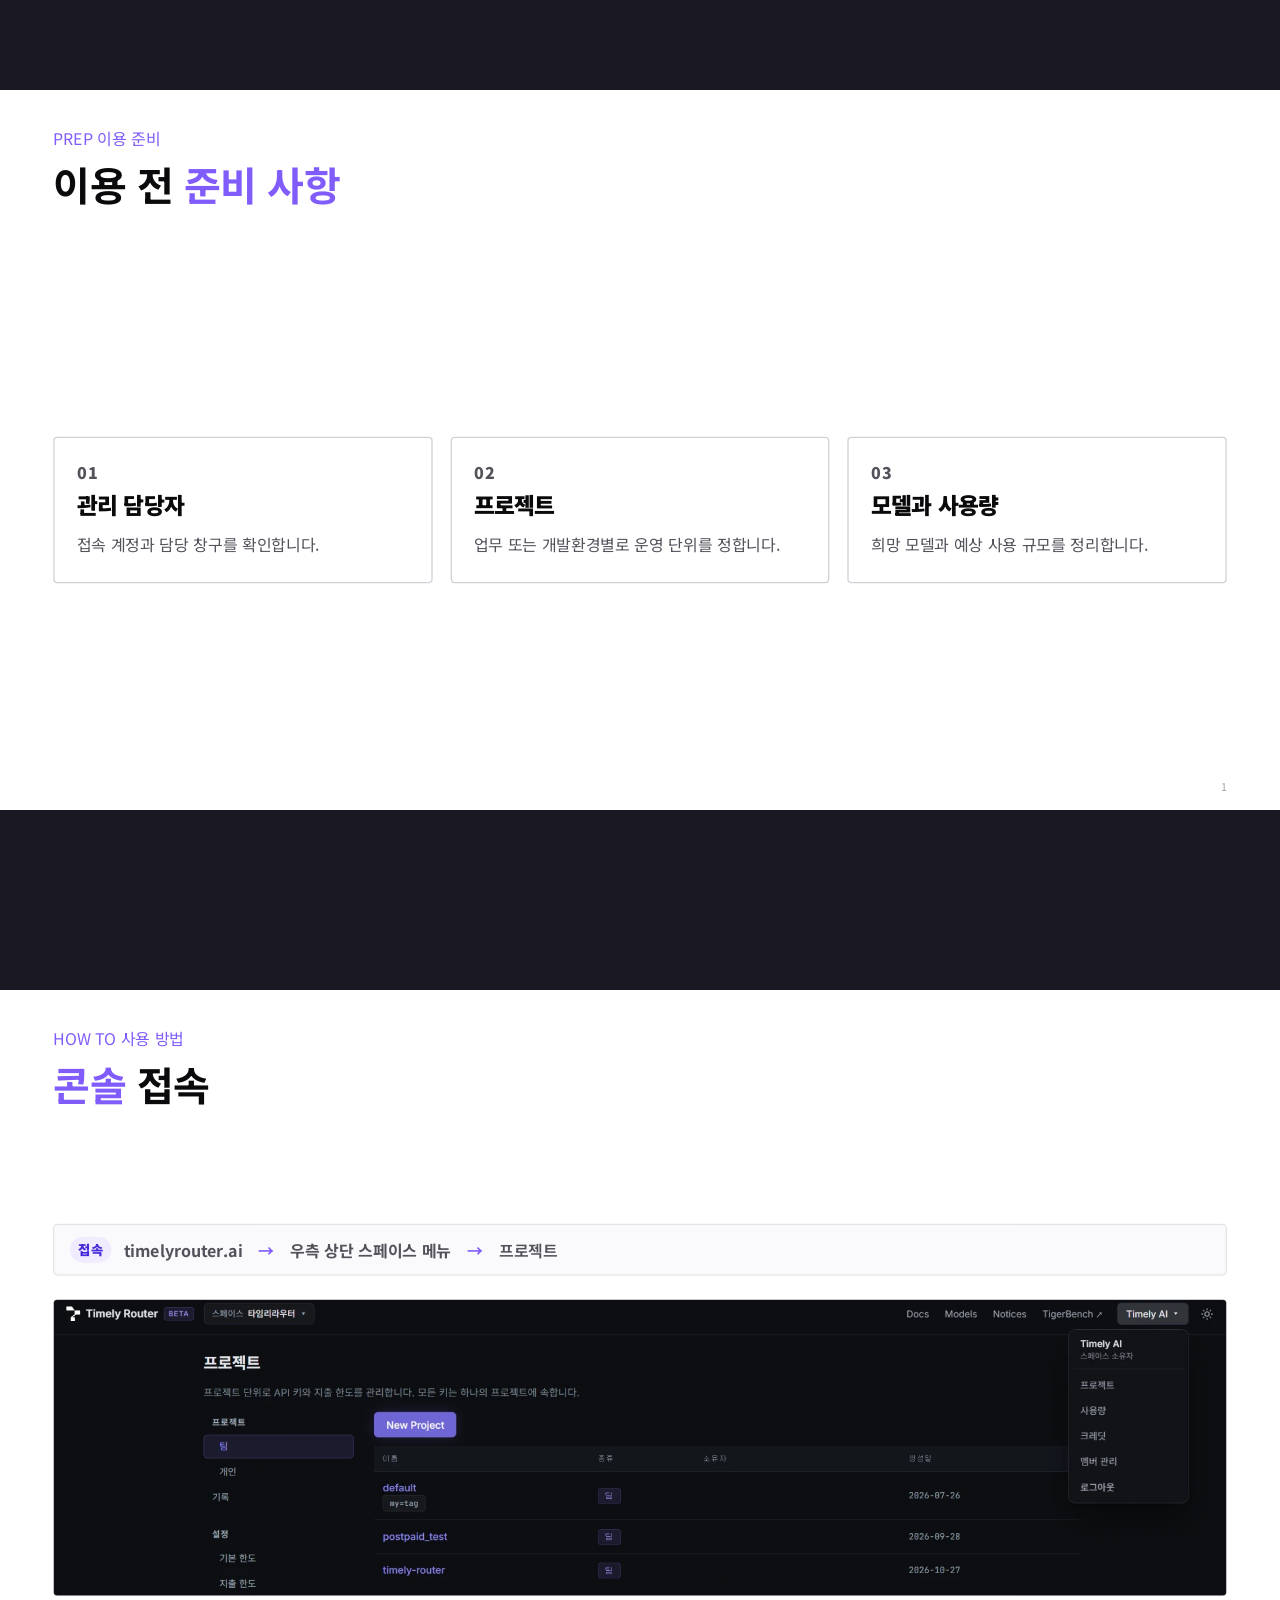
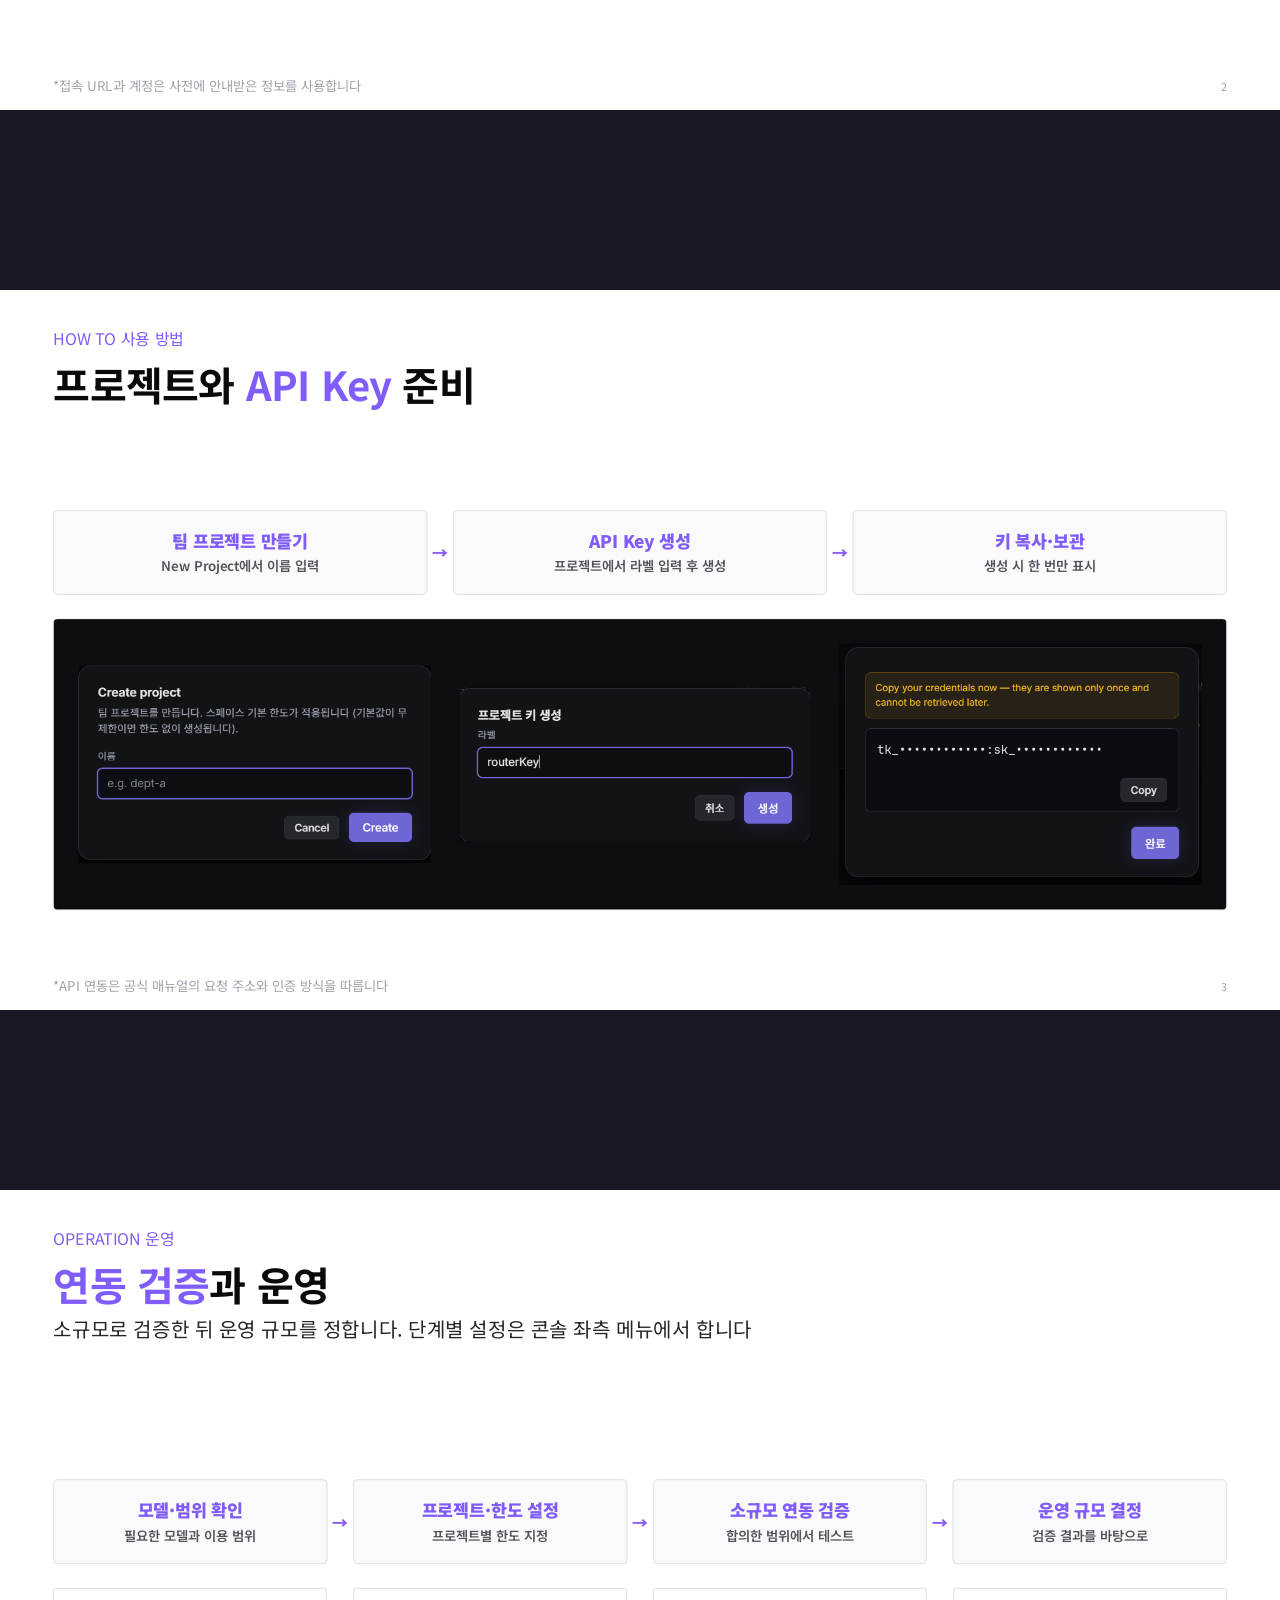
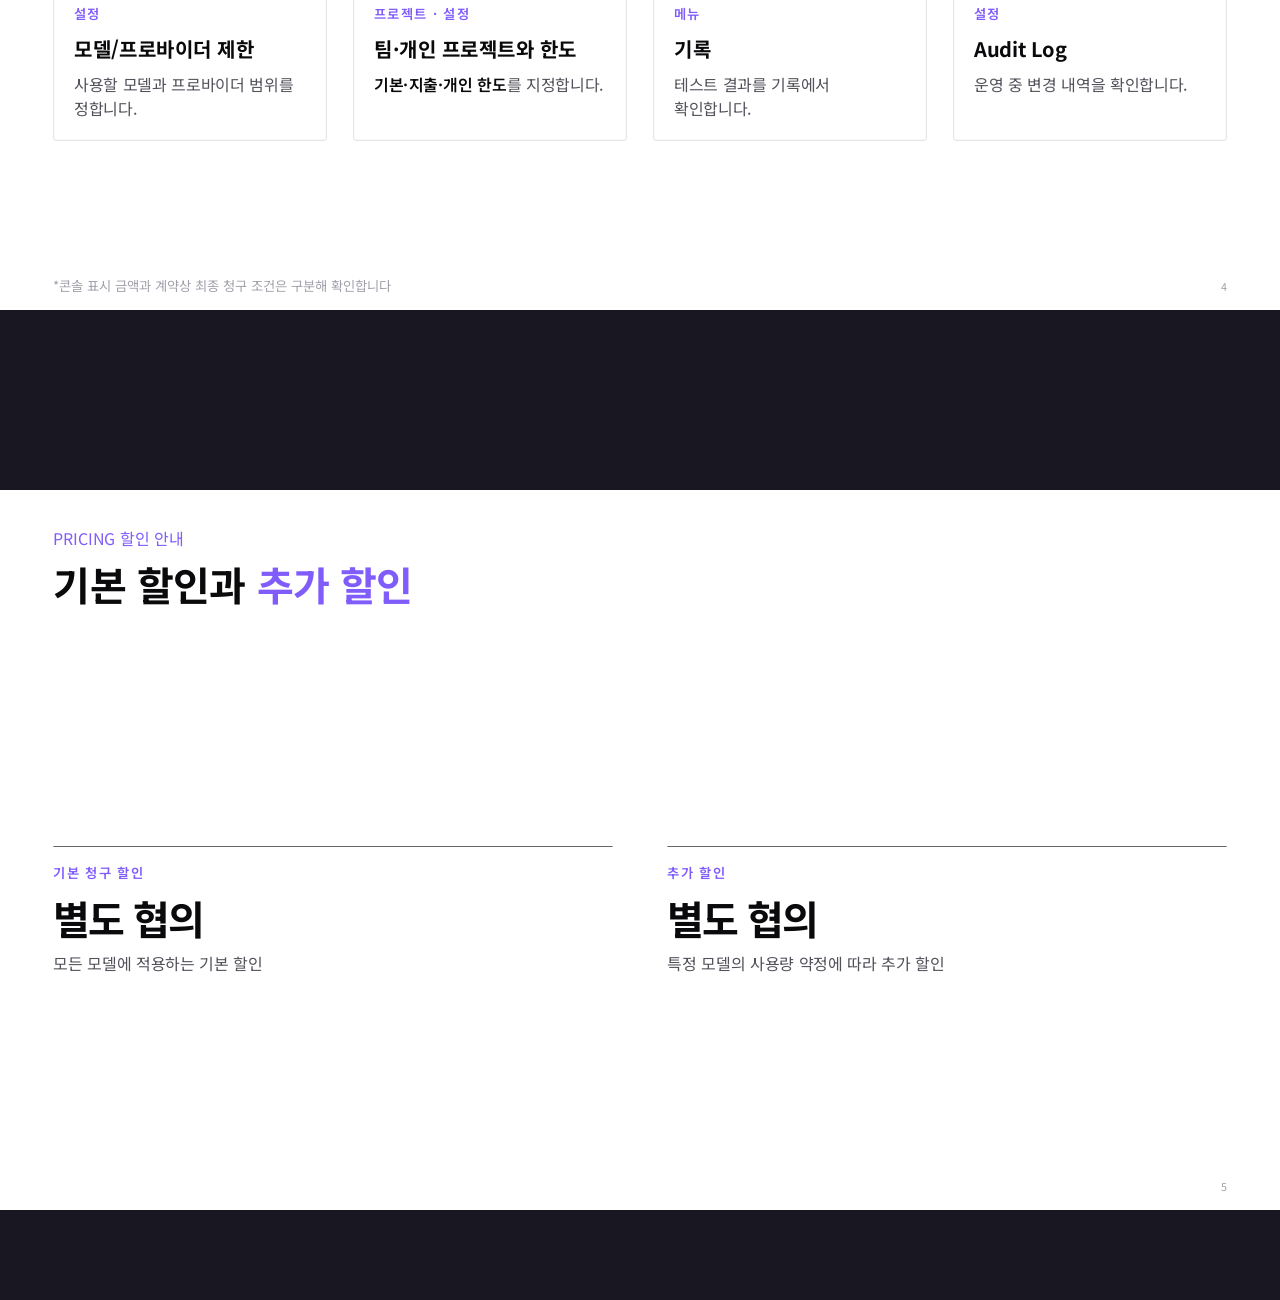
<file: decks/timely-router-sk/deck.purple.html>
<!DOCTYPE html>
<html data-theme="purple" lang="ko">
<head>
<meta charset="utf-8">
<title>Router 사용 방법과 할인 안내 (삽입용 본문 6장)</title>
<style>
/* ============================================================================
   upstage-deck.css — Upstage Deck (1920×1080)  ·  skill v2.1
   정본: Upstage Design System (Claude Design 프로젝트, 2026-09-11 3차 내보내기 · 09112)
         templates/{blue,dark,purple}-deck · tokens/deck.css · components/deck/*
         guidelines/deck_{grid,layout_rules,style_rules}.html
   이 파일은 정본의 값을 CSS 클래스로 옮긴 사본이다. 값을 바꾸려면 정본을 먼저 바꾸고
   scripts/sync-check.py 로 차이를 확인한 뒤 여기에 반영한다.
   레이아웃·타이포 = 1벌 (테마 무관) / 색 = [data-theme] 로만 바뀐다.
   덱 파일에서는 hex 를 쓰지 않는다. 색은 항상 var(--deck-*) 로만 참조한다.
   ============================================================================ */

/* ---------- 0. 팔레트 (테마별로 바뀌는 유일한 레이어) ----------
   각 값 옆 주석 = 정본 팔레트 토큰 (product.css --color-* / marketing.css) */
:root, [data-theme="blue"] {
  --deck-ground-cover: #99A5FF;        /* brand-300 · cover, ending */
  --deck-ground-mid: #C2CBFF;          /* brand-200 · contents, divider */
  --deck-ground-body: #FFFFFF;         /* neutral-0 */
  --deck-accent: #5B52FF;              /* brand-500 · eyebrow, emphasis, our bar, --primary */
  --deck-accent-cover: #5B52FF;        /* cover eyebrow */
  --deck-accent-soft: #99A5FF;         /* brand-300 · secondary strokes */
  --deck-text: #0A0A0C;                /* neutral-950 · ink */
  --deck-text-cover: #0A0A0C;          /* cover/ending title, byline, rule, footer */
  --deck-text-muted: #27272A;          /* neutral-800 · body sub, divider desc */
  --deck-text-subtle: #52525B;         /* neutral-600 · card + callout body, chart label */
  --deck-text-faint: #71717A;          /* neutral-500 · axis, captions */
  --deck-text-foot: #A1A1AB;           /* neutral-400 · footnote, placeholder */
  --deck-surface-tint: #F4F4F7;        /* neutral-100 · callout */
  --deck-rule: #D1D1D8;                /* neutral-300 · every stroke (200 dies on a projector) */
  --deck-rule-row: #A1A1AB;            /* neutral-400 · table row rules */
  --deck-rule-dark: #52525B;           /* neutral-600 · quote rule */
  --deck-track: #E4E4E9;               /* neutral-200 · bar-track FILL only */
  --deck-compare: #A1A1AB;             /* neutral-400 · competitor bars — never ink */
  --deck-featured-stroke: #0A0A0C;     /* featured card = ink border */
  --deck-impact-bg: #18181B;           /* neutral-900 · impact block */
  --deck-impact-text: #FFFFFF;
  --deck-line-art: #FFFFFF;            /* neutral-0 · cover/ending line-art */
  --deck-line-art-opacity: 0.45;
  --deck-card-bg: #FFFFFF;             /* neutral-0 · --card (deck components) */
  --deck-card-soft: #FAFAFC;           /* neutral-50 · --subtle */
  --deck-accent-tint: #EBF0FF;         /* brand-50 · --accent (pills, badges) */
  --deck-pill-border: #DBE2FF;         /* brand-100 */
  --deck-on-accent: #FFFFFF;           /* --primary-foreground */
  --deck-on-accent-dim: #C2CBFF;       /* brand-200 · label on accent fill */
  --deck-logo-lockup: url("[data-uri]");
  --deck-logo-lockup-cover: url("[data-uri]");
  --deck-logo-symbol: url("[data-uri]");
  --deck-pagenum: #A1A1AB;             /* neutral-400 · page number, all decks — never the accent */
  --deck-rule-top: #18181B;            /* neutral-900 · rule-top card / stat-line anchor */
  --deck-quote-rule: #52525B;          /* neutral-600 */
  --deck-ladder-rule: #D1D1D8;         /* neutral-300 · level-row hairline */
  --deck-cur-fill: #F4F4F7;            /* neutral-100 · level-row.cur */
  --deck-fill-hot: #5B52FF;            /* brand-500 · concept.hi / compare.now fill */
  --deck-on-fill: #FFFFFF;
  --deck-accent-fg: #3725AE;           /* brand-800 · --accent-foreground: text on accent tint (pills, badges, hot row) */
  --deck-on-fill-line: rgba(255,255,255,.55);
  --deck-diagram-connector: #99A5FF;  /* brand-300 · 연결선 */
  --deck-diagram-band: #C2CBFF;       /* brand-200 · 소프트 링·밴드 */
  --deck-diagram-fill: #EBF0FF;       /* brand-50 · 강조 면 */
}
[data-theme="dark"] {
  --deck-ground-cover: #0A0A0C;        /* neutral-950 */
  --deck-ground-mid: #0A0A0C;          /* neutral-950 · contents, divider (= cover) */
  --deck-ground-body: #191724;         /* indigo-tinted near-black · body ground (2026-09) */
  --deck-accent: #7578FF;              /* brand-400 — brand-500 은 다크에서 잠긴다 */
  --deck-accent-cover: #7578FF;
  --deck-accent-soft: #99A5FF;         /* brand-300 */
  --deck-text: #FAFAFC;                /* neutral-50 */
  --deck-text-cover: #FAFAFC;
  --deck-text-muted: #D1D1D8;          /* neutral-300 */
  --deck-text-subtle: #A1A1AB;         /* neutral-400 */
  --deck-text-faint: #A1A1AB;
  --deck-text-foot: #A1A1AB;
  --deck-surface-tint: #0A0A0C;        /* neutral-950 · callout on the #191724 body */
  --deck-rule: #71717A;                /* neutral-500 · --deck-stroke on dark (600 은 2.6:1) */
  --deck-rule-row: #52525B;            /* neutral-600 */
  --deck-rule-dark: #71717A;           /* neutral-500 */
  --deck-track: #27272A;               /* neutral-800 */
  --deck-compare: #D1D1D8;             /* neutral-300 */
  --deck-featured-stroke: #FAFAFC;     /* neutral-50 */
  --deck-impact-bg: #FAFAFC;           /* impact 는 밝게 반전 */
  --deck-impact-text: #0A0A0C;
  --deck-line-art: #8D5DF4;            /* purple-400 */
  --deck-line-art-opacity: 0.7;
  --deck-card-bg: #191724;             /* = body ground (bordered cards on dark) */
  --deck-card-soft: #18181B;           /* neutral-900 · --subtle */
  --deck-accent-tint: #322790;         /* brand-900 */
  --deck-pill-border: #3725AE;         /* brand-800 */
  --deck-on-accent: #FFFFFF;           /* white on brand-500 fill */
  --deck-on-accent-dim: #C2CBFF;       /* brand-200 · label on brand-500 fill */
  --deck-logo-lockup: url("[data-uri]");
  --deck-logo-lockup-cover: url("[data-uri]");
  --deck-logo-symbol: url("[data-uri]");
  --deck-pagenum: #A1A1AB;
  --deck-rule-top: #D1D1D8;            /* neutral-300 on dark */
  --deck-quote-rule: #FFFFFF;          /* neutral-0 on dark */
  --deck-ladder-rule: #71717A;         /* neutral-500 */
  --deck-cur-fill: #0A0A0C;            /* neutral-950 · black current row on #191724 */
  --deck-fill-hot: #5B52FF;            /* brand-500 (400 은 흰 글자 3.6:1) */
  --deck-on-fill: #FFFFFF;
  --deck-accent-fg: #DBE2FF;           /* brand-100 */
  --deck-on-fill-line: rgba(255,255,255,.55);
  --deck-diagram-connector: #99A5FF;  /* brand-300 · 연결선 */
  --deck-diagram-band: #5B52FF;       /* brand-500 · 소프트 링·밴드 (800 은 다크 바탕 1.7:1) */
  --deck-diagram-fill: #322790;       /* brand-900 · 강조 면 */
}
[data-theme="purple"] {
  --deck-ground-cover: #8D5DF4;        /* purple-400 */
  --deck-ground-mid: #EAE6FF;          /* purple-100 (= marketing --hero-bg) */
  --deck-ground-body: #FFFFFF;
  --deck-accent: #805CFB;              /* ups-purple (marketing) */
  --deck-accent-cover: #99A5FF;        /* brand-300 · 보라 바탕 위 파란 eyebrow (라인아트와 같은 색) */
  --deck-accent-soft: #8D5DF4;         /* purple-400 · page number */
  --deck-text: #0A0A0C;
  --deck-text-cover: #FFFFFF;          /* cover/ending 은 흰 잉크 */
  --deck-text-muted: #27272A;
  --deck-text-subtle: #52525B;
  --deck-text-faint: #71717A;
  --deck-text-foot: #A1A1AB;
  --deck-surface-tint: #F1EBFF;        /* purple-50 */
  --deck-rule: #D1D1D8;
  --deck-rule-row: #A1A1AB;
  --deck-rule-dark: #52525B;
  --deck-track: #E4E4E9;
  --deck-compare: #A1A1AB;
  --deck-featured-stroke: #0A0A0C;
  --deck-impact-bg: #18181B;
  --deck-impact-text: #FFFFFF;
  --deck-line-art: #99A5FF;            /* brand-300 · 보라 바탕 위 파란 라인아트 */
  --deck-line-art-opacity: 0.7;
  --deck-card-bg: #FFFFFF;
  --deck-card-soft: #FAFAFC;
  --deck-accent-tint: #F1EBFF;         /* purple-50 */
  --deck-pill-border: #EAE6FF;         /* purple-100 */
  --deck-on-accent: #FFFFFF;
  --deck-on-accent-dim: #EAE6FF;
  --deck-logo-lockup: url("[data-uri]");        /* body 는 검정 */
  --deck-logo-lockup-cover: url("[data-uri]");  /* cover/ending 은 흰색 */
  --deck-logo-symbol: url("[data-uri]");
  --deck-pagenum: #A1A1AB;
  --deck-rule-top: #18181B;
  --deck-quote-rule: #52525B;
  --deck-ladder-rule: #D1D1D8;
  --deck-cur-fill: #F4F4F7;
  --deck-fill-hot: #805CFB;            /* .purple --primary */
  --deck-on-fill: #FFFFFF;
  --deck-accent-fg: #442AD8;           /* .purple --accent-foreground */
  --deck-on-fill-line: rgba(255,255,255,.55);
  --deck-diagram-connector: #8D5DF4;  /* purple-400 · 연결선 */
  --deck-diagram-band: #EAE6FF;       /* purple-100 · 소프트 링·밴드 */
  --deck-diagram-fill: #F1EBFF;       /* purple-50 · 강조 면 */
}

/* ---------- 1. 스테이지 ---------- */
:root {
  --deck-font: "Noto Sans KR", "Noto Sans CJK KR", -apple-system, "Apple SD Gothic Neo", "Segoe UI", Roboto, "Malgun Gothic", sans-serif;
  --deck-w: 1920px; --deck-h: 1080px;
  --deck-gutter: 40px;      /* 3–4 col */
  --deck-gutter-2: 82px;    /* 2 col */
  --deck-gutter-5: 32px; --deck-gutter-6: 26px; --deck-gutter-8: 20px;
  --deck-gap-card: 27px;    /* deck components grid gap */
  --deck-gap-row: 18px;
  --deck-radius: 4px;       /* cards, callouts, charts */
  --deck-radius-component: 6px;    /* deck components (key/concept/compare/case/pipeline/example/screen) — 12 → 6 (2026-09) */
  /* 다이어그램 기하 — 정본 tokens/deck.css §DIAGRAMS (2026-09-11 내보내기) */
  --deck-diagram-stroke: 2px;            /* 연결선 */
  --deck-diagram-stroke-strong: 3px;     /* 강조 흐름 */
  --deck-diagram-dash: 6 5;              /* 궤도·암시 관계 */
  --deck-diagram-node-pitch: 72px;       /* 세로로 쌓는 소스 노드 간격 */
  --deck-diagram-r-hub: 110px;           /* 허브·순환 원 */
  --deck-diagram-r-satellite: 76px;      /* 위성 — 항상 정원 */
  --deck-diagram-r-orbit: 236px;
  --deck-diagram-r-flywheel: 95px;
  --deck-diagram-text-node: 24px;        /* 24–36, 700 */
  --deck-diagram-text-node-max: 36px;
  --deck-diagram-text-sub: 18px;         /* 18–20, 500 */
}
*, *::before, *::after { box-sizing: border-box; }
html, body { margin: 0; background: #191722; }
body { font-family: var(--deck-font); -webkit-font-smoothing: antialiased; }
.deck { display: block; }
.deck > section { height: 100vh; position: relative; overflow: hidden; }
.slide {
  position: absolute; left: 50%; top: 50%;
  width: var(--deck-w); height: var(--deck-h);
  transform: translate(-50%, -50%) scale(var(--deck-scale, 1));
  transform-origin: center; overflow: hidden;
  background: var(--deck-ground-body); color: var(--deck-text);
  font-family: var(--deck-font);
}
.slide, .slide * { word-break: keep-all; overflow-wrap: break-word; }
.slide h1, .slide h2, .slide h3, .slide h4, .slide p, .slide ul, .slide ol, .slide figure, .slide blockquote { margin: 0; padding: 0; }
.slide ul, .slide ol { list-style: none; }
.slide b, .slide strong { font-weight: 600; }
.slide em, .slide i { font-style: normal; }   /* 기울임 금지 — 강조는 굵기로 */
.slide img { display: block; }

@media print {
  @page { size: 1920px 1080px; margin: 0; }
  html, body { background: #fff; }
  .deck > section { height: 1080px; width: 1920px; break-after: page; page-break-after: always; overflow: hidden; }
  .slide { transform: none; left: 0; top: 0; }
  .deck-lines .tp, .deck-lines .tpd { animation: none !important; }
}

/* ---------- 2. 바탕 슬라이드 (cover · contents · divider · ending) ---------- */
.slide.cover, .slide.ending { background: var(--deck-ground-cover); color: var(--deck-text-cover); }
.slide.contents, .slide.divider { background: var(--deck-ground-mid); }

/* 라인아트: svg.deck-lines 인라인. 색은 currentColor. */
.deck-lines { position: absolute; left: 0; top: 0; width: 1920px; height: 1080px; color: var(--deck-line-art); }
.deck-lines > g { opacity: var(--deck-line-art-opacity); }
.deck-lines .tp { stroke-dasharray: 1 1; stroke-dashoffset: 0; animation: deck-trim 5s cubic-bezier(.7,0,.2,1) infinite; }
.deck-lines .tpd { animation: deck-dot 5s cubic-bezier(.7,0,.2,1) infinite; }
@keyframes deck-trim { 0%,40% { stroke-dashoffset: 0 } 58%,66% { stroke-dashoffset: 1 } 84%,100% { stroke-dashoffset: 2 } }
@keyframes deck-dot { 0%,44% { opacity: 1 } 52%,74% { opacity: 0 } 80%,100% { opacity: 1 } }
@media (prefers-reduced-motion: reduce) { .deck-lines .tp, .deck-lines .tpd { animation: none; } }

/* cover — eyebrow 42 y97 / title 108 y174 / rule y540 / byline 36 y601 */
.cover .eyebrow   { position: absolute; left: 90px; top: 97px;  font-size: 42px; line-height: 1; font-weight: 700; color: var(--deck-accent-cover); white-space: nowrap; }
.cover .title     { position: absolute; left: 90px; top: 174px; width: 1500px; font-size: 108px; line-height: 1.2; font-weight: 600; letter-spacing: -0.02em; color: var(--deck-text-cover); }
.cover .rule      { position: absolute; left: 90px; top: 540px; width: 77px; height: 1px; background: var(--deck-text-cover); }
.cover .byline    { position: absolute; left: 90px; top: 601px; font-size: 36px; line-height: 1; font-weight: 400; color: var(--deck-text-cover); white-space: nowrap; }
/* ending — title 108 y105 */
.ending .title    { position: absolute; left: 90px; top: 105px; font-size: 108px; line-height: 1; font-weight: 600; letter-spacing: -0.02em; color: var(--deck-text-cover); }
/* footer (cover · ending): lockup 164 wide x90 y978 · date x380 · copyright right 90 */
.cover .lockup, .ending .lockup { position: absolute; left: 90px; top: 978px; width: 164px; height: 53px; background: var(--deck-logo-lockup-cover) left top / 164px auto no-repeat; }
.date   { position: absolute; left: 380px; top: 993px; font-size: 20px; line-height: 1; font-weight: 400; color: var(--deck-text-cover); white-space: nowrap; }
.copy   { position: absolute; right: 90px; top: 1000px; font-size: 20px; line-height: 1; font-weight: 400; color: var(--deck-text-cover); white-space: nowrap; }

/* contents — 128px word baseline y987 · index bottom-anchored 73 */
.contents .word  { position: absolute; left: 90px; top: 879px; font-size: 128px; line-height: 1; font-weight: 700; letter-spacing: -0.03em; color: var(--deck-text); }
.contents .index { position: absolute; left: 1054px; bottom: 73px; display: grid; grid-template-columns: 46px auto; row-gap: 39px; font-size: 40px; line-height: 40px; font-weight: 400; color: var(--deck-text); }

/* divider — eyebrow 42 y106 · title 96/1.1 y174 (2줄 허용) · desc 36 flows 49px below · symbol 69 tall bottom-right */
.divider .eyebrow { position: absolute; left: 90px; top: 106px; font-size: 42px; line-height: 1; font-weight: 700; color: var(--deck-accent); white-space: nowrap; }
.divider .head    { position: absolute; left: 90px; top: 174px; width: 1500px; display: flex; flex-direction: column; gap: 49px; }
.divider .title   { font-size: 96px; line-height: 1.2; font-weight: 700; letter-spacing: -0.02em; color: var(--deck-text); }
.divider .desc    { width: 1200px; font-size: 36px; line-height: 1.4; font-weight: 400; color: var(--deck-text-muted); }
.divider .index   { position: absolute; left: 98px; top: 637px; display: grid; grid-template-columns: 88px 776px 88px 490px; row-gap: 22px; font-size: 30px; line-height: 30px; font-weight: 400; color: var(--deck-text); }
.symbol { position: absolute; right: 90px; bottom: 59px; width: 58px; height: 69px; background: var(--deck-logo-symbol) center / contain no-repeat; }

/* ---------- 3. 본문 슬라이드 (body) ---------- */
/* head: eyebrow 24/400 y61 · title 60 y110 · sub 30 y193 — x80, 폭 1760 */
.body .eyebrow { position: absolute; left: 80px; top: 61px;  font-size: 24px; line-height: 1; font-weight: 400; color: var(--deck-accent); white-space: nowrap; }
.body .title   { position: absolute; left: 80px; top: 110px; width: 1760px; font-size: 60px; line-height: 1; font-weight: 700; letter-spacing: -0.01em; color: var(--deck-text); white-space: nowrap; }
.body .title .hl { color: var(--deck-accent); }
.body .sub     { position: absolute; left: 80px; top: 193px; width: 1760px; font-size: 30px; line-height: 1; font-weight: 400; color: var(--deck-text-muted); white-space: nowrap; }
/* content well — 단 하나의 기하: x80 y250 1760×760, 세로 패딩 60 만. 가로 패딩 금지. */
.well { position: absolute; left: 80px; top: 250px; width: 1760px; height: 760px; padding: 60px 0; display: flex; flex-direction: column; justify-content: center; gap: 36px; }
.well.placeholder { padding: 0; border: 2px dashed var(--deck-rule); align-items: center; font-size: 30px; color: var(--deck-text-foot); }
/* 그림·다이어그램 단독: well 정중앙 */
.well.center { align-items: center; }
.well.center > img, .well.center > svg { max-width: 100%; max-height: 100%; }
/* foot: footnote 20 y1034 · page 16 y1036 */
.body .foot { position: absolute; left: 80px; top: 1034px; font-size: 20px; line-height: 1; font-weight: 400; color: var(--deck-text-foot); white-space: nowrap; }
.body .page { position: absolute; right: 80px; top: 1036px; font-size: 16px; line-height: 1; font-weight: 400; color: var(--deck-pagenum); white-space: nowrap; }

/* ---------- 4. 본문 부품 (템플릿 고유) ---------- */
/* 4.1 cards — 3-up / 4-up, gutter 40. 기본 = 테두리 카드(1.5px neutral-300, radius 4, pad 22/30/30, 같은 높이).
        .cards.ruled = 상단 rule 만 (아이콘 행). 한 행에는 한 가지 처리만. .featured = 잉크 테두리 (장당 1). */
.cards { display: grid; grid-template-columns: repeat(3, 1fr); gap: var(--deck-gutter); align-content: center; align-items: stretch; }
.cards.four { grid-template-columns: repeat(4, 1fr); }
.cards.two  { grid-template-columns: repeat(2, 1fr); gap: var(--deck-gutter-2); }
.cards.five { grid-template-columns: repeat(5, 1fr); gap: var(--deck-gutter-5); }
.cards.six  { grid-template-columns: repeat(6, 1fr); gap: var(--deck-gutter-6); }
.cards.five .card h4, .cards.six .card h4 { font-size: 28px; }
.cards.five .card p, .cards.six .card p { font-size: 24px; }
.cards.five .card, .cards.six .card { padding: 20px 22px 24px; }
.card { border: 1.5px solid var(--deck-rule); border-radius: var(--deck-radius); padding: 22px 30px 30px; background: var(--deck-ground-body); }
.card.featured, .card.fill { border-color: var(--deck-featured-stroke); }
.cards.ruled .card { border: 0; border-top: 1.5px solid var(--deck-rule-top); border-radius: 0; padding: 22px 0 0; }
.cards.ruled .card.featured, .cards.ruled .card.fill { border-top-color: var(--deck-accent); }
.card .kicker { font-size: 20px; font-weight: 600; letter-spacing: 0.1em; text-transform: uppercase; color: var(--deck-accent); }
.card h4 { font-size: 34px; font-weight: 700; letter-spacing: -0.005em; margin: 16px 0 14px; color: var(--deck-text); }
.card p  { font-size: 28px; font-weight: 400; line-height: 1.5; color: var(--deck-text-subtle); }
.card p b { color: var(--deck-text); }
.cards.four .card h4 { font-size: 30px; }
.cards.four .card p  { font-size: 24px; }
.card .icon { display: block; width: 36px; height: 36px; color: var(--deck-accent); stroke-width: 2; }
.card .icon + h4 { margin-top: 18px; }

/* 4.2 chart — row chart: ONE grid, label/value content-sized (max-content 1fr max-content), rows display:contents */
.chart { display: grid; grid-template-columns: max-content 1fr max-content; column-gap: 14px; row-gap: 22px; align-items: center; align-content: center; }
.chart.noval { grid-template-columns: max-content 1fr; }
.chart .row { display: contents; }
.chart .row .label { font-size: 26px; font-weight: 500; color: var(--deck-text-subtle); text-align: right; white-space: nowrap; }
.chart .row .track { height: 36px; background: var(--deck-track); border-radius: 0 8px 8px 0; position: relative; overflow: hidden; }
.chart .row .track .bar { display: block; height: 100%; background: var(--deck-compare); border-radius: 0 8px 8px 0; }
.chart .row .value { font-size: 28px; font-weight: 600; text-align: right; color: var(--deck-text); letter-spacing: -0.01em; white-space: nowrap; }
.chart .row.hi .label { font-weight: 600; color: var(--deck-accent); }
.chart .row.hi .track .bar { background: var(--deck-accent); }
.chart .row.hi .value { color: var(--deck-accent); }
.chart .axis { grid-column: 2; font-size: 20px; font-weight: 400; color: var(--deck-text-faint); letter-spacing: 0.04em; margin-top: -8px; }
.chart .chart-title { grid-column: 1 / -1; font-size: 28px; font-weight: 600; color: var(--deck-text); margin-bottom: 4px; }
/* vertical growth bars (시계열) — chart 격자와 무관 */
.growth { display: grid; grid-auto-flow: column; grid-auto-columns: 1fr; column-gap: 26px; align-items: end; height: 420px; }
.growth .gb { display: flex; flex-direction: column; align-items: center; justify-content: flex-end; height: 100%; }
.growth .gb .bar { width: 100%; background: var(--deck-compare); border-radius: var(--deck-radius) var(--deck-radius) 0 0; }
.growth .gb.hi .bar { background: var(--deck-accent); }
.growth .gb.next .bar { background: transparent; border: 2px dashed var(--deck-accent); }
.growth .gb .lab { margin-top: 14px; font-size: 24px; font-weight: 600; color: var(--deck-text-subtle); text-align: center; line-height: 1.2; }
.growth .gb.hi .lab { color: var(--deck-accent); }
.growth .gb .val { font-size: 28px; font-weight: 600; color: var(--deck-text); margin-bottom: 10px; letter-spacing: -0.01em; }
.growth .gb.hi .val { color: var(--deck-accent); }

/* 4.3 callout — 틴트 최대 2, impact 장당 1 */
.callout { background: var(--deck-surface-tint); border-radius: var(--deck-radius); padding: 28px 36px; display: flex; gap: 26px; align-items: flex-start; }
.callout .tag { font-size: 20px; font-weight: 600; letter-spacing: 0.12em; color: var(--deck-accent); flex-shrink: 0; padding-top: 9px; }
.callout .text { flex: 1; min-width: 0; font-size: 28px; font-weight: 400; line-height: 1.55; color: var(--deck-text-subtle); }
.callout .text b { color: var(--deck-text); }
.callout.impact { background: var(--deck-impact-bg); padding: 22px 32px; }
.callout.impact .tag, .callout.impact .text, .callout.impact .text b { color: var(--deck-impact-text); }

/* 4.4 split — 텍스트 + 그림 */
.split { display: grid; grid-template-columns: 1fr 1fr; gap: var(--deck-gutter-2); align-items: center; height: 100%; }
.split.wide-right { grid-template-columns: 0.8fr 1.2fr; }
/* 원본 열 비율 유지용 (Case B) — 열 경계가 3열 그리드(560/1160)에 맞도록 gap 40 */
.split.ratio-1-1 { grid-template-columns: 1fr 1fr; gap: var(--deck-gutter-2); }
.split.ratio-1-2 { grid-template-columns: 1fr 2fr; gap: var(--deck-gutter); }
.split.ratio-2-1 { grid-template-columns: 2fr 1fr; gap: var(--deck-gutter); }
.split.ratio-1-3 { grid-template-columns: 1fr 3fr; gap: var(--deck-gutter); }
.split.ratio-3-1 { grid-template-columns: 3fr 1fr; gap: var(--deck-gutter); }
.split .screen-panel { height: 100%; }
.split .screen-panel .frame img { max-height: 640px; }
.split .col { display: flex; flex-direction: column; gap: 24px; }
.split ul { display: flex; flex-direction: column; gap: 16px; }
.split li { font-size: 28px; line-height: 1.5; color: var(--deck-text-subtle); padding-left: 28px; position: relative; }
.split li::before { content: ""; position: absolute; left: 0; top: 18px; width: 14px; height: 1.5px; background: var(--deck-accent); }
.split li b { color: var(--deck-text); }

/* 4.4b split.thirds — 정본 12 Body · split: 1/3 텍스트(rule-top stats ≤3) + 2/3 무엇이든 (560 / 1160, gutter 40) */
.split.thirds { grid-template-columns: 1fr 2fr; gap: var(--deck-gutter); align-items: stretch; }
.stat-lines { display: grid; grid-template-rows: repeat(auto-fit, minmax(0, 1fr)); min-height: 0; }
.stat-line { border-top: 1.5px solid var(--deck-rule-top); padding-top: 32px; display: flex; flex-direction: column; justify-content: flex-start; }
.stat-line .value { font-size: 60px; line-height: 1; font-weight: 700; letter-spacing: -0.02em; color: var(--deck-text); font-variant-numeric: tabular-nums; }
.stat-line .label { margin-top: 14px; font-size: 24px; line-height: 1.3; font-weight: 400; color: var(--deck-text-subtle); }

/* 4.4c deck-figure — recolor-svg.py 로 색만 바꾼 외부 다이어그램. 크기는 well 안, 서체는 덱 것 */
.deck-figure { max-width: 100%; max-height: 640px; height: auto; font-family: var(--deck-font); }
.deck-figure text { font-family: var(--deck-font); }

/* 4.5 lead — 본문 한 단락 */
.lead { font-size: 32px; line-height: 1.55; color: var(--deck-text); max-width: 64ch; }
.lead b { color: var(--deck-accent); }

/* ---------- 5. Deck 컴포넌트 (components/deck/* 와 1:1) ----------
   클래스명 = 정본 컴포넌트명(kebab-case). 색은 semantic 토큰 매핑:
   --card→card-bg · --subtle→card-soft · --foreground→text · --muted-foreground→text-subtle
   --border→rule(row) · --border-medium→rule · --primary→accent · --accent→accent-tint */

/* StatTile — rule-top(1.5px --deck-rule-top) · label 20/600 accent uppercase · value 60/700 ink · unit 24/600 · detail 24 (09112) */
.stat-tiles { display: grid; grid-template-columns: repeat(3, 1fr); gap: var(--deck-gutter); align-content: center; }
.stat-tiles.two { grid-template-columns: repeat(2, 1fr); gap: var(--deck-gutter-2); }
.stat-tiles.four { grid-template-columns: repeat(4, 1fr); }
.stat-tiles.stack { grid-template-columns: 1fr; gap: var(--deck-gap-card); }
.stat-tile { border-top: 1.5px solid var(--deck-rule-top); padding-top: 24px; background: transparent; }
.stat-tile .label { font-size: 20px; font-weight: 600; letter-spacing: 0.1em; text-transform: uppercase; color: var(--deck-accent); }
.stat-tile .value { margin-top: 16px; font-size: 60px; font-weight: 700; color: var(--deck-text); letter-spacing: -0.04em; line-height: 1.25; font-variant-numeric: tabular-nums; }
.stat-tile .value small { font-size: 24px; letter-spacing: 0; margin-left: 6px; font-weight: 600; color: var(--deck-text); }
.stat-tile p { margin-top: 14px; font-size: 24px; color: var(--deck-text-subtle); line-height: 1.4; }

/* LevelRow — 294 / 267 / 1fr, gap 27 · .cur 현재 · .hot 목표 · rows flex:1 */
.level-rows { display: grid; grid-template-columns: max-content max-content minmax(0, 1fr); grid-auto-rows: minmax(0, 1fr); column-gap: var(--deck-gap-card); }
.level-row { display: grid; grid-column: 1 / -1; grid-template-columns: subgrid; column-gap: var(--deck-gap-card); align-items: center; border-bottom: 1px solid var(--deck-ladder-rule); padding: 12px 9px; }
.level-row:last-child { border-bottom: 0; }
.level-row.cur { background: var(--deck-cur-fill); }
.level-row.hot { background: var(--deck-accent-tint); }
.level-row .name { display: block; font-size: 26px; font-weight: 900; letter-spacing: -0.01em; color: var(--deck-text); }
.level-row.hot .name { color: var(--deck-accent-fg); }
.level-row .lvl { display: flex; align-items: center; gap: 14px; }
.level-row .latin { display: block; font-size: 20px; color: var(--deck-text-subtle); font-weight: 600; margin-top: 3px; }
.level-row .pill { display: inline-block; line-height: 1.2; font-size: 20px; font-weight: 800; letter-spacing: 0.06em; color: var(--deck-accent-fg); background: var(--deck-accent-tint); border: 1px solid var(--deck-pill-border); border-radius: 999px; padding: 3px 12px; }
.level-row .mid { font-size: 26px; font-weight: 800; color: var(--deck-text-subtle); line-height: 1.3; }
.level-row.hot .mid { color: var(--deck-accent-fg); }
.level-row.hot .note { color: var(--deck-text-muted); }
.level-row .note { font-size: 24px; color: var(--deck-text-subtle); line-height: 1.45; }

/* KeyCard — kicker 22 / lead 26 / detail 24 · radius 12 */
.key-cards { display: grid; grid-template-columns: repeat(3, 1fr); gap: var(--deck-gap-card); align-content: center; }
.key-cards.two { grid-template-columns: repeat(2, 1fr); }
.key-cards.four { grid-template-columns: repeat(4, 1fr); }
.key-cards.stack { grid-template-columns: 1fr; }
.key-card { border: 1px solid var(--deck-rule); border-radius: var(--deck-radius-component); background: var(--deck-card-bg); padding: 24px 30px; }
.key-card .kicker { font-size: 22px; font-weight: 800; color: var(--deck-accent); letter-spacing: 0.06em; }
.key-card .lead { display: block; font-size: 26px; font-weight: 900; letter-spacing: -0.015em; color: var(--deck-text); margin-top: 6px; max-width: none; line-height: 1.3; }
.key-card .lead small { font-size: 22px; color: var(--deck-accent); font-weight: 800; margin-left: 9px; }
.key-card p { margin-top: 11px; font-size: 24px; color: var(--deck-text-subtle); line-height: 1.6; }

/* ConceptCard — no 24 / h4 34 / one 24 / body 24 / level 20 · .hi = accent 면 (행당 1) */
.concept-cards { display: grid; grid-template-columns: repeat(3, 1fr); gap: var(--deck-gap-card); align-content: center; align-items: stretch; }
.concept-cards.two { grid-template-columns: repeat(2, 1fr); }
.concept-cards.four { grid-template-columns: repeat(4, 1fr); }
.concept-card { border: 2px solid var(--deck-rule); border-radius: var(--deck-radius-component); background: var(--deck-card-bg); color: var(--deck-text); padding: 33px 33px 36px; display: flex; flex-direction: column; }
.concept-card .no { font-size: 24px; font-weight: 900; letter-spacing: 0.06em; color: var(--deck-text-subtle); }
.concept-card h4 { margin-top: 12px; font-size: 34px; font-weight: 900; letter-spacing: -0.02em; line-height: 1.15; }
.concept-card h4 small { display: block; margin-top: 12px; font-size: 24px; font-weight: 700; color: var(--deck-text-subtle); }
.concept-card .one { margin-top: 18px; font-size: 24px; font-weight: 800; color: var(--deck-accent); }
.concept-card p { margin-top: 21px; font-size: 24px; line-height: 1.66; color: var(--deck-text-subtle); }
.concept-card .level-tag { margin-top: auto; padding-top: 24px; font-size: 20px; font-weight: 800; letter-spacing: 0.1em; color: var(--deck-accent); }
.concept-card.hi { border-color: transparent; background: var(--deck-fill-hot); color: var(--deck-on-fill); }
.concept-card.hi .no, .concept-card.hi h4 small, .concept-card.hi .level-tag { color: var(--deck-on-accent-dim); }
.concept-card.hi .one, .concept-card.hi p { color: var(--deck-on-fill); }

/* CompareCard — was / now (정확히 둘) */
.compare-cards { display: flex; gap: var(--deck-gap-card); align-items: stretch; min-height: 380px; }
.compare-card { flex: 1; position: relative; border-radius: var(--deck-radius-component); padding: 30px 33px; display: flex; flex-direction: column; background: var(--deck-card-bg); border: 2px solid var(--deck-rule); color: var(--deck-text); }
.compare-card .tag { font-size: 20px; font-weight: 800; letter-spacing: 0.1em; text-transform: uppercase; color: var(--deck-text-subtle); }
.compare-card h3 { margin-top: 9px; font-size: 36px; font-weight: 900; letter-spacing: -0.02em; }
.compare-card p { margin-top: 15px; font-size: 24px; line-height: 1.6; color: var(--deck-text-subtle); }
.compare-card .tech { margin-top: auto; padding-top: 27px; border-top: 1px solid var(--deck-rule); font-size: 22px; font-weight: 800; }
.compare-card .tech .tl { display: block; font-size: 20px; font-weight: 700; letter-spacing: 0.06em; margin-bottom: 5px; color: var(--deck-text-subtle); }
.compare-card .level-tag { position: absolute; right: 24px; top: 24px; font-size: 20px; font-weight: 900; letter-spacing: 0.08em; border-radius: 999px; padding: 5px 14px; background: var(--deck-card-soft); color: var(--deck-text-subtle); border: 1px solid var(--deck-rule); }
.compare-card.now { background: var(--deck-fill-hot); border-color: transparent; color: var(--deck-on-fill); }
.compare-card.now .tag, .compare-card.now .tech .tl { color: var(--deck-on-accent-dim); }
.compare-card.now p { color: var(--deck-on-fill); }
.compare-card.now .tech { border-top-color: var(--deck-on-fill-line); }
.compare-card.now .level-tag { background: rgba(255,255,255,.18); color: var(--deck-on-fill); border-color: var(--deck-on-fill-line); }
.compare-cards .vs { align-self: center; font-size: 28px; font-weight: 900; color: var(--deck-accent); flex: none; width: 39px; text-align: center; }

/* CaseRow — badge 96 / text · title 24 / detail 22 */
.case-rows { display: flex; flex-direction: column; gap: var(--deck-gap-row); justify-content: center; }
.case-row { display: grid; grid-template-columns: 96px 1fr; gap: var(--deck-gap-row); align-items: center; border: 1px solid var(--deck-rule); border-radius: var(--deck-radius-component); background: var(--deck-card-bg); padding: 12px 21px; }
.case-row .badge { height: 39px; border-radius: var(--deck-radius); background: var(--deck-accent-tint); color: var(--deck-accent-fg); display: grid; place-items: center; font-size: 22px; font-weight: 900; }
.case-row b { display: block; font-size: 24px; font-weight: 800; letter-spacing: -0.01em; line-height: 1.3; color: var(--deck-text); }
.case-row span { display: block; font-size: 22px; color: var(--deck-text-subtle); margin-top: 3px; line-height: 1.4; }

/* Pipeline — steps with → · title 24 / detail 20 */
.pipeline { display: flex; align-items: center; }
.pipeline .step { flex: 1; background: var(--deck-card-soft); border: 1px solid var(--deck-rule); border-radius: var(--deck-radius-component); padding: 26px 16px 28px; text-align: center; }
.pipeline .step b { display: block; font-size: 26px; font-weight: 900; color: var(--deck-accent); letter-spacing: -0.01em; }
.pipeline .step span { display: block; font-size: 20px; color: var(--deck-text-subtle); margin-top: 5px; font-weight: 600; }
.pipeline .arrow { flex: none; width: 39px; text-align: center; color: var(--deck-accent-soft); font-size: 24px; font-weight: 900; }

/* Chip — soft / square / outline / eyebrow / now */
.chips { display: flex; align-items: center; gap: 12px; flex-wrap: wrap; }
.chip { display: inline-block; white-space: nowrap; font-size: 20px; font-weight: 800; color: var(--deck-accent-fg); background: var(--deck-accent-tint); border-radius: 999px; padding: 5px 15px; letter-spacing: 0.02em; }
.chip.square { width: 96px; height: 39px; border-radius: var(--deck-radius); display: grid; place-items: center; font-size: 22px; font-weight: 900; padding: 0; }
.chip.outline { font-size: 20px; font-weight: 900; letter-spacing: 0.08em; background: var(--deck-card-soft); color: var(--deck-text-subtle); border: 1px solid var(--deck-rule); padding: 5px 14px; }
.chip.eyebrow-chip { font-size: 20px; font-weight: 800; letter-spacing: 0.1em; text-transform: uppercase; color: var(--deck-text-subtle); background: transparent; padding: 0; }
.chip.now { font-size: 20px; letter-spacing: 0.06em; border: 1px solid var(--deck-pill-border); padding: 3px 12px; }

/* ExampleLine — badge → action → result */
.example-line { border: 1px solid var(--deck-rule); border-radius: var(--deck-radius-component); background: var(--deck-card-soft); padding: 18px 24px; display: flex; align-items: center; gap: var(--deck-gap-row); font-size: 24px; color: var(--deck-text-subtle); font-weight: 700; }
.example-line .badge { flex: none; font-size: 20px; font-weight: 900; letter-spacing: 0.06em; color: var(--deck-accent-fg); background: var(--deck-accent-tint); border-radius: 999px; padding: 5px 12px; }
.example-line .arrow { color: var(--deck-accent); padding: 0 6px; }
.example-line .result { color: var(--deck-text-subtle); font-weight: 600; }

/* ScreenPanel — 스크린샷 + 캡션 (well 정중앙) */
.screen-panel { display: flex; flex-direction: column; min-height: 0; gap: 12px; justify-content: center; align-items: center; }
.screen-panel .frame { flex: 0 1 auto; min-height: 0; max-width: 100%; border-radius: var(--deck-radius-component); overflow: hidden; border: 1px solid var(--deck-rule); background: var(--deck-card-bg); }
.screen-panel .frame img { width: auto; max-width: 100%; height: auto; max-height: 600px; object-fit: contain; display: block; }
.screen-panel.fill { height: 100%; }
.screen-panel.fill .frame { flex: 1 1 auto; width: 100%; }
.screen-panel.fill .frame img { width: 100%; height: 100%; max-height: none; object-fit: cover; }
.screen-panel .caption { font-size: 22px; color: var(--deck-text-subtle); text-align: center; font-weight: 600; }

/* QuoteCard — mark 72/.6 · rule neutral-600 · quote 32 · attribution 24 on one baseline */
.quote-cards { display: grid; grid-template-columns: repeat(3, 1fr); gap: var(--deck-gutter); align-items: stretch; }
.quote-cards.two { grid-template-columns: repeat(2, 1fr); gap: var(--deck-gutter-2); }
.quote-card { display: flex; flex-direction: column; height: 100%; }
.quote-card .mark { display: block; font-size: 72px; line-height: .6; font-weight: 900; color: var(--deck-text); margin-bottom: 14px; }
.quote-card .inner { flex: 1; display: flex; flex-direction: column; border-left: 1px solid var(--deck-quote-rule); padding-left: 26px; }
.quote-card blockquote { font-size: 32px; line-height: 1.42; font-weight: 400; color: var(--deck-text); }
.quote-card blockquote b { font-weight: 700; color: var(--deck-accent); }
.quote-card figcaption { margin-top: auto; padding-top: 40px; font-size: 24px; line-height: 1.45; color: var(--deck-text); }
.quote-card figcaption::before { content: "— "; }

/* DeckTable — rule-only: header 24/500 muted + 1.5px ink rule · cells 32 · row rules 1px neutral-400 · tr.hi accent */
.deck-table { width: 100%; border-collapse: collapse; font-variant-numeric: tabular-nums; }
.deck-table th { text-align: left; padding: 0 0 22px; font-size: 24px; font-weight: 500; color: var(--deck-text-subtle); border-bottom: 1.5px solid var(--deck-text); }
.deck-table td { padding: 30px 0; font-size: 32px; font-weight: 400; color: var(--deck-text-subtle); border-bottom: 1px solid var(--deck-rule-row); vertical-align: middle; }
.deck-table td:first-child { color: var(--deck-text); font-weight: 700; }
.deck-table tr.hi td { color: var(--deck-accent); font-weight: 700; }
.deck-table th + th, .deck-table td + td { padding-left: 20px; }

/* Timeline — caption 24 above · dot 16 on 2px line · date 32/800 below · .hi = accent dot+date */
.timeline { display: flex; flex-direction: column; }
.timeline .captions, .timeline .dates { display: grid; grid-auto-flow: column; grid-auto-columns: 1fr; gap: var(--deck-gap-card); }
.timeline .captions > * { text-align: center; font-size: 24px; line-height: 1.45; color: var(--deck-text); }
.timeline .line { position: relative; margin: 28px 0 20px; height: 16px; }
.timeline .line::before { content: ""; position: absolute; left: 0; right: 0; top: 50%; height: 2px; background: var(--deck-rule); transform: translateY(-50%); }
.timeline .line .dots { position: relative; display: grid; grid-auto-flow: column; grid-auto-columns: 1fr; gap: var(--deck-gap-card); height: 100%; }
.timeline .line .dots > * { display: flex; align-items: center; justify-content: center; }
.timeline .line .dots > *::before { content: ""; width: 16px; height: 16px; border-radius: 50%; background: var(--deck-text); display: block; }
.timeline .line .dots > .hi::before { background: var(--deck-accent); }
.timeline .dates > * { text-align: center; font-size: 32px; font-weight: 800; color: var(--deck-text); }
.timeline .dates > .hi { color: var(--deck-accent); }

</style>

<link rel="preconnect" href="https://fonts.googleapis.com">
<link href="https://fonts.googleapis.com/css2?family=Noto+Sans+KR:wght@400;500;600;700;800;900&display=swap" rel="stylesheet">
<script>
(function(){
  function fit(){var s=Math.min(innerWidth/1920,innerHeight/1080);document.documentElement.style.setProperty('--deck-scale',s>0?s:1);}
  function number(){var secs=document.querySelectorAll('.deck > section');secs.forEach(function(sec,i){var p=sec.querySelector('.page');if(p)p.textContent=String(i+1);});}
  function go(n){var secs=document.querySelectorAll('.deck > section');if(!secs.length)return;n=Math.max(0,Math.min(secs.length-1,n));secs[n].scrollIntoView({block:'start'});location.hash='#'+(n+1);}
  function cur(){var secs=Array.from(document.querySelectorAll('.deck > section'));var y=scrollY+innerHeight/2;for(var i=0;i<secs.length;i++){if(secs[i].offsetTop<=y&&secs[i].offsetTop+secs[i].offsetHeight>y)return i;}return 0;}
  var themes=['blue','dark','purple'];
  addEventListener('keydown',function(e){
    if(e.metaKey||e.ctrlKey||e.altKey)return;
    if(e.key==='ArrowRight'||e.key==='PageDown'||e.key===' '){e.preventDefault();go(cur()+1);}
    else if(e.key==='ArrowLeft'||e.key==='PageUp'){e.preventDefault();go(cur()-1);}
    else if(e.key==='Home'){go(0);} else if(e.key==='End'){go(1e9);}
    else if(e.key==='d'||e.key==='D'){var t=document.documentElement.getAttribute('data-theme')||'blue';document.documentElement.setAttribute('data-theme',themes[(themes.indexOf(t)+1)%themes.length]);}
  });
  addEventListener('resize',fit);
  function tone(){document.querySelectorAll('.screen-panel .frame img').forEach(function(img){function go(){try{var c=document.createElement('canvas');c.width=16;c.height=16;var x=c.getContext('2d');x.drawImage(img,0,0,16,16);var d=x.getImageData(0,0,16,16).data,r=0,g=0,b=0,n=0;for(var i=0;i<d.length;i+=4){if(d[i+3]<128)continue;r+=d[i];g+=d[i+1];b+=d[i+2];n++;}if(n)img.parentElement.style.background='rgb('+Math.round(r/n)+','+Math.round(g/n)+','+Math.round(b/n)+')';}catch(e){}}if(img.complete)go();else img.addEventListener('load',go);});}
  addEventListener('DOMContentLoaded',function(){fit();number();tone();if(window.lucide)lucide.createIcons();var h=parseInt((location.hash||'').slice(1));if(h>0)setTimeout(function(){go(h-1)},50);});
})();
</script>

</head>
<body>
<div class="deck">

<!-- 원본 02 · 이용 전 준비 사항 -->
<section>
<div class="slide body">
  <div class="eyebrow">PREP 이용 준비</div>
  <h2 class="title">이용 전 <span class="hl">준비 사항</span></h2>
  <div class="well">
    <div class="concept-cards">
      <div class="concept-card"><div class="no">01</div><h4>관리 담당자</h4><p>접속 계정과 담당 창구를 확인합니다.</p></div>
      <div class="concept-card"><div class="no">02</div><h4>프로젝트</h4><p>업무 또는 개발환경별로 운영 단위를 정합니다.</p></div>
      <div class="concept-card"><div class="no">03</div><h4>모델과 사용량</h4><p>희망 모델과 예상 사용 규모를 정리합니다.</p></div>
    </div>
  </div>
  <div class="page"></div>
</div>
</section>

<!-- 원본 03 · 콘솔 접속 (방법 B만 유지) -->
<section>
<div class="slide body">
  <div class="eyebrow">HOW TO 사용 방법</div>
  <h2 class="title"><span class="hl">콘솔</span> 접속</h2>
  <div class="well">
    <div class="example-line"><span class="badge">접속</span><span>timelyrouter.ai</span><span class="arrow">→</span><span>우측 상단 스페이스 메뉴</span><span class="arrow">→</span><span class="result">프로젝트</span></div>
    <div class="screen-panel"><div class="frame"><img src="[data-uri]" alt="Timely Router 프로젝트 화면과 우측 상단 메뉴" style="max-height:500px"></div></div>
  </div>
  <div class="foot">*접속 URL과 계정은 사전에 안내받은 정보를 사용합니다</div>
  <div class="page"></div>
</div>
</section>

<!-- 원본 04 · 프로젝트와 API Key 준비 -->
<section>
<div class="slide body">
  <div class="eyebrow">HOW TO 사용 방법</div>
  <h2 class="title">프로젝트와 <span class="hl">API Key</span> 준비</h2>
  <div class="well">
    <div class="pipeline">
      <div class="step"><b>팀 프로젝트 만들기</b><span>New Project에서 이름 입력</span></div><span class="arrow">→</span>
      <div class="step"><b>API Key 생성</b><span>프로젝트에서 라벨 입력 후 생성</span></div><span class="arrow">→</span>
      <div class="step"><b>키 복사·보관</b><span>생성 시 한 번만 표시</span></div>
    </div>
    <div class="screen-panel"><div class="frame"><img src="[data-uri]" alt="프로젝트 생성, 키 생성, 키 복사 화면" style="max-height:440px"></div></div>
  </div>
  <div class="foot">*API 연동은 공식 매뉴얼의 요청 주소와 인증 방식을 따릅니다</div>
  <div class="page"></div>
</div>
</section>

<!-- 원본 05 · 연동 검증과 운영 (콘솔 메뉴로 보강) -->
<section>
<div class="slide body">
  <div class="eyebrow">OPERATION 운영</div>
  <h2 class="title"><span class="hl">연동 검증</span>과 운영</h2>
  <div class="sub">소규모로 검증한 뒤 운영 규모를 정합니다. 단계별 설정은 콘솔 좌측 메뉴에서 합니다</div>
  <div class="well">
    <div class="pipeline">
      <div class="step"><b>모델·범위 확인</b><span>필요한 모델과 이용 범위</span></div><span class="arrow">→</span>
      <div class="step"><b>프로젝트·한도 설정</b><span>프로젝트별 한도 지정</span></div><span class="arrow">→</span>
      <div class="step"><b>소규모 연동 검증</b><span>합의한 범위에서 테스트</span></div><span class="arrow">→</span>
      <div class="step"><b>운영 규모 결정</b><span>검증 결과를 바탕으로</span></div>
    </div>
    <div class="cards four">
      <div class="card"><div class="kicker">설정</div><h4>모델/프로바이더 제한</h4><p>사용할 모델과 프로바이더 범위를 정합니다.</p></div>
      <div class="card"><div class="kicker">프로젝트 · 설정</div><h4>팀·개인 프로젝트와 한도</h4><p><b>기본·지출·개인 한도</b>를 지정합니다.</p></div>
      <div class="card"><div class="kicker">메뉴</div><h4>기록</h4><p>테스트 결과를 기록에서 확인합니다.</p></div>
      <div class="card"><div class="kicker">설정</div><h4>Audit Log</h4><p>운영 중 변경 내역을 확인합니다.</p></div>
    </div>
  </div>
  <div class="foot">*콘솔 표시 금액과 계약상 최종 청구 조건은 구분해 확인합니다</div>
  <div class="page"></div>
</div>
</section>

<!-- 원본 06 · 기본 할인과 추가 협의 (할인율은 확정 후 반영) -->
<section>
<div class="slide body">
  <div class="eyebrow">PRICING 할인 안내</div>
  <h2 class="title">기본 할인과 <span class="hl">추가 할인</span></h2>
  <div class="well">
    <div class="stat-tiles two">
      <div class="stat-tile"><div class="label">기본 청구 할인</div><div class="value">별도 협의</div><p>모든 모델에 적용하는 기본 할인</p></div>
      <div class="stat-tile"><div class="label">추가 할인</div><div class="value">별도 협의</div><p>특정 모델의 사용량 약정에 따라 추가 할인</p></div>
    </div>
  </div>
  <div class="page"></div>
</div>
</section>

</div>
</body>
</html>
</file>
